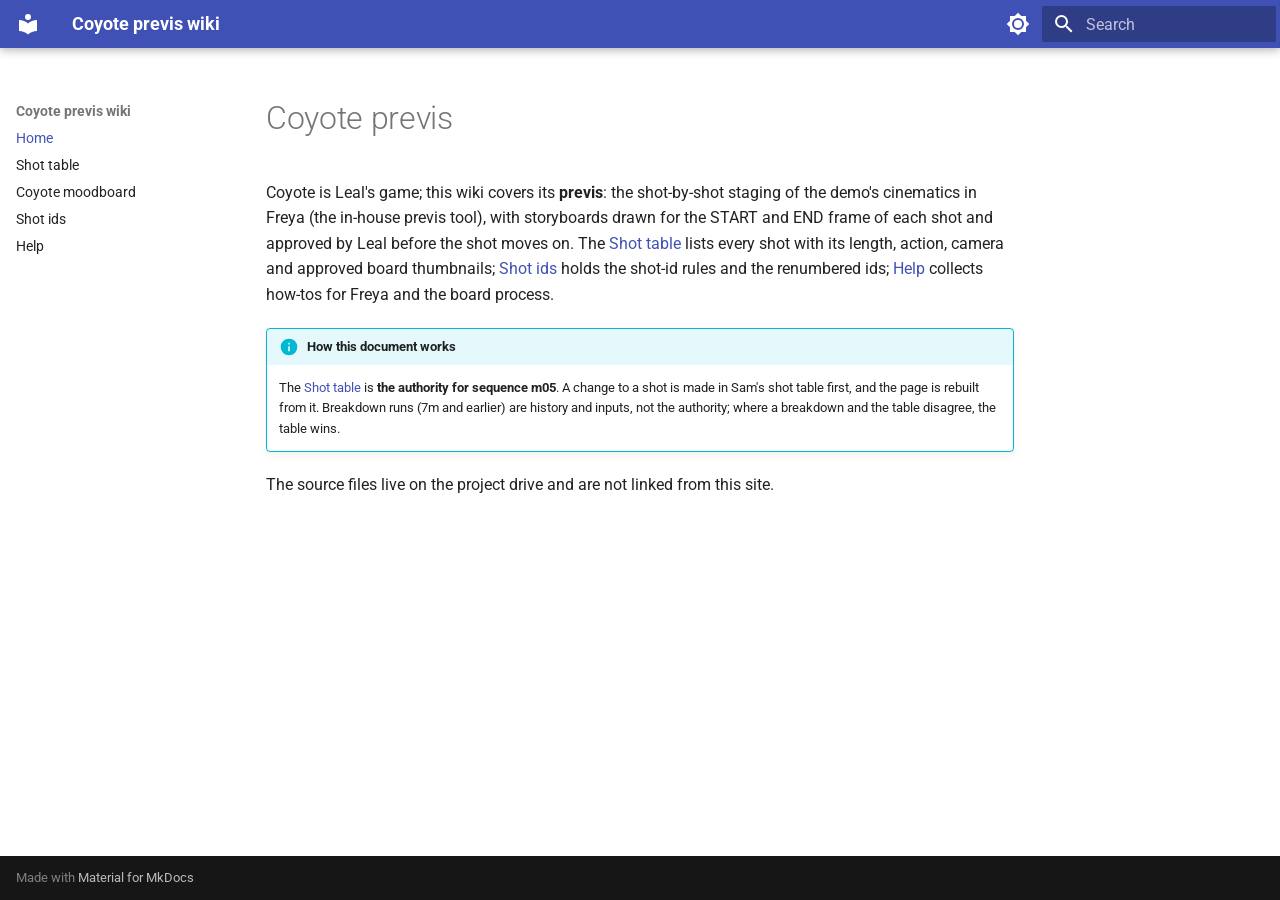
<file: index.html>
<!doctype html>
<html lang="en" class="no-js">
  <head>
    
      <meta charset="utf-8">
      <meta name="viewport" content="width=device-width,initial-scale=1">
      
        <meta name="description" content="Local project wiki for the Coyote previs (shot registry, approved boards, help).">
      
      
      
      
      
        <link rel="next" href="shot-table/">
      
      
        
      
      
      <link rel="icon" href="assets/images/favicon.png">
      <meta name="generator" content="mkdocs-1.6.1, mkdocs-material-9.7.7">
    
    
      
        <title>Coyote previs wiki</title>
      
    
    
      <link rel="stylesheet" href="assets/stylesheets/main.ec1eaa64.min.css">
      
        
        <link rel="stylesheet" href="assets/stylesheets/palette.ab4e12ef.min.css">
      
      


    
    
      
    
    
      
        
        
        <link rel="preconnect" href="https://fonts.gstatic.com" crossorigin>
        <link rel="stylesheet" href="https://fonts.googleapis.com/css?family=Roboto:300,300i,400,400i,700,700i%7CRoboto+Mono:400,400i,700,700i&display=fallback">
        <style>:root{--md-text-font:"Roboto";--md-code-font:"Roboto Mono"}</style>
      
    
    
      <link rel="stylesheet" href="assets/wiki.css">
    
    <script>__md_scope=new URL(".",location),__md_hash=e=>[...e].reduce(((e,_)=>(e<<5)-e+_.charCodeAt(0)),0),__md_get=(e,_=localStorage,t=__md_scope)=>JSON.parse(_.getItem(t.pathname+"."+e)),__md_set=(e,_,t=localStorage,a=__md_scope)=>{try{t.setItem(a.pathname+"."+e,JSON.stringify(_))}catch(e){}}</script>
    
      

    
    
  </head>
  
  
    
    
      
    
    
    
    
    <body dir="ltr" data-md-color-scheme="default" data-md-color-primary="indigo" data-md-color-accent="indigo">
  
    
    <input class="md-toggle" data-md-toggle="drawer" type="checkbox" id="__drawer" autocomplete="off">
    <input class="md-toggle" data-md-toggle="search" type="checkbox" id="__search" autocomplete="off">
    <label class="md-overlay" for="__drawer"></label>
    <div data-md-component="skip">
      
        
        <a href="#coyote-previs" class="md-skip">
          Skip to content
        </a>
      
    </div>
    <div data-md-component="announce">
      
    </div>
    
    
      

  

<header class="md-header md-header--shadow" data-md-component="header">
  <nav class="md-header__inner md-grid" aria-label="Header">
    <a href="." title="Coyote previs wiki" class="md-header__button md-logo" aria-label="Coyote previs wiki" data-md-component="logo">
      
  
  <svg xmlns="http://www.w3.org/2000/svg" viewBox="0 0 24 24"><path d="M12 8a3 3 0 0 0 3-3 3 3 0 0 0-3-3 3 3 0 0 0-3 3 3 3 0 0 0 3 3m0 3.54C9.64 9.35 6.5 8 3 8v11c3.5 0 6.64 1.35 9 3.54 2.36-2.19 5.5-3.54 9-3.54V8c-3.5 0-6.64 1.35-9 3.54"/></svg>

    </a>
    <label class="md-header__button md-icon" for="__drawer">
      
      <svg xmlns="http://www.w3.org/2000/svg" viewBox="0 0 24 24"><path d="M3 6h18v2H3zm0 5h18v2H3zm0 5h18v2H3z"/></svg>
    </label>
    <div class="md-header__title" data-md-component="header-title">
      <div class="md-header__ellipsis">
        <div class="md-header__topic">
          <span class="md-ellipsis">
            Coyote previs wiki
          </span>
        </div>
        <div class="md-header__topic" data-md-component="header-topic">
          <span class="md-ellipsis">
            
              Home
            
          </span>
        </div>
      </div>
    </div>
    
      
        <form class="md-header__option" data-md-component="palette">
  
    
    
    
    <input class="md-option" data-md-color-media="(prefers-color-scheme: light)" data-md-color-scheme="default" data-md-color-primary="indigo" data-md-color-accent="indigo"  aria-label="Switch to dark mode"  type="radio" name="__palette" id="__palette_0">
    
      <label class="md-header__button md-icon" title="Switch to dark mode" for="__palette_1" hidden>
        <svg xmlns="http://www.w3.org/2000/svg" viewBox="0 0 24 24"><path d="M12 8a4 4 0 0 0-4 4 4 4 0 0 0 4 4 4 4 0 0 0 4-4 4 4 0 0 0-4-4m0 10a6 6 0 0 1-6-6 6 6 0 0 1 6-6 6 6 0 0 1 6 6 6 6 0 0 1-6 6m8-9.31V4h-4.69L12 .69 8.69 4H4v4.69L.69 12 4 15.31V20h4.69L12 23.31 15.31 20H20v-4.69L23.31 12z"/></svg>
      </label>
    
  
    
    
    
    <input class="md-option" data-md-color-media="(prefers-color-scheme: dark)" data-md-color-scheme="slate" data-md-color-primary="indigo" data-md-color-accent="indigo"  aria-label="Switch to light mode"  type="radio" name="__palette" id="__palette_1">
    
      <label class="md-header__button md-icon" title="Switch to light mode" for="__palette_0" hidden>
        <svg xmlns="http://www.w3.org/2000/svg" viewBox="0 0 24 24"><path d="M12 18c-.89 0-1.74-.2-2.5-.55C11.56 16.5 13 14.42 13 12s-1.44-4.5-3.5-5.45C10.26 6.2 11.11 6 12 6a6 6 0 0 1 6 6 6 6 0 0 1-6 6m8-9.31V4h-4.69L12 .69 8.69 4H4v4.69L.69 12 4 15.31V20h4.69L12 23.31 15.31 20H20v-4.69L23.31 12z"/></svg>
      </label>
    
  
</form>
      
    
    
      <script>var palette=__md_get("__palette");if(palette&&palette.color){if("(prefers-color-scheme)"===palette.color.media){var media=matchMedia("(prefers-color-scheme: light)"),input=document.querySelector(media.matches?"[data-md-color-media='(prefers-color-scheme: light)']":"[data-md-color-media='(prefers-color-scheme: dark)']");palette.color.media=input.getAttribute("data-md-color-media"),palette.color.scheme=input.getAttribute("data-md-color-scheme"),palette.color.primary=input.getAttribute("data-md-color-primary"),palette.color.accent=input.getAttribute("data-md-color-accent")}for(var[key,value]of Object.entries(palette.color))document.body.setAttribute("data-md-color-"+key,value)}</script>
    
    
    
      
      
        <label class="md-header__button md-icon" for="__search">
          
          <svg xmlns="http://www.w3.org/2000/svg" viewBox="0 0 24 24"><path d="M9.5 3A6.5 6.5 0 0 1 16 9.5c0 1.61-.59 3.09-1.56 4.23l.27.27h.79l5 5-1.5 1.5-5-5v-.79l-.27-.27A6.52 6.52 0 0 1 9.5 16 6.5 6.5 0 0 1 3 9.5 6.5 6.5 0 0 1 9.5 3m0 2C7 5 5 7 5 9.5S7 14 9.5 14 14 12 14 9.5 12 5 9.5 5"/></svg>
        </label>
        <div class="md-search" data-md-component="search" role="dialog">
  <label class="md-search__overlay" for="__search"></label>
  <div class="md-search__inner" role="search">
    <form class="md-search__form" name="search">
      <input type="text" class="md-search__input" name="query" aria-label="Search" placeholder="Search" autocapitalize="off" autocorrect="off" autocomplete="off" spellcheck="false" data-md-component="search-query" required>
      <label class="md-search__icon md-icon" for="__search">
        
        <svg xmlns="http://www.w3.org/2000/svg" viewBox="0 0 24 24"><path d="M9.5 3A6.5 6.5 0 0 1 16 9.5c0 1.61-.59 3.09-1.56 4.23l.27.27h.79l5 5-1.5 1.5-5-5v-.79l-.27-.27A6.52 6.52 0 0 1 9.5 16 6.5 6.5 0 0 1 3 9.5 6.5 6.5 0 0 1 9.5 3m0 2C7 5 5 7 5 9.5S7 14 9.5 14 14 12 14 9.5 12 5 9.5 5"/></svg>
        
        <svg xmlns="http://www.w3.org/2000/svg" viewBox="0 0 24 24"><path d="M20 11v2H8l5.5 5.5-1.42 1.42L4.16 12l7.92-7.92L13.5 5.5 8 11z"/></svg>
      </label>
      <nav class="md-search__options" aria-label="Search">
        
        <button type="reset" class="md-search__icon md-icon" title="Clear" aria-label="Clear" tabindex="-1">
          
          <svg xmlns="http://www.w3.org/2000/svg" viewBox="0 0 24 24"><path d="M19 6.41 17.59 5 12 10.59 6.41 5 5 6.41 10.59 12 5 17.59 6.41 19 12 13.41 17.59 19 19 17.59 13.41 12z"/></svg>
        </button>
      </nav>
      
    </form>
    <div class="md-search__output">
      <div class="md-search__scrollwrap" tabindex="0" data-md-scrollfix>
        <div class="md-search-result" data-md-component="search-result">
          <div class="md-search-result__meta">
            Initializing search
          </div>
          <ol class="md-search-result__list" role="presentation"></ol>
        </div>
      </div>
    </div>
  </div>
</div>
      
    
    
  </nav>
  
</header>
    
    <div class="md-container" data-md-component="container">
      
      
        
          
        
      
      <main class="md-main" data-md-component="main">
        <div class="md-main__inner md-grid">
          
            
              
              <div class="md-sidebar md-sidebar--primary" data-md-component="sidebar" data-md-type="navigation" >
                <div class="md-sidebar__scrollwrap">
                  <div class="md-sidebar__inner">
                    



<nav class="md-nav md-nav--primary" aria-label="Navigation" data-md-level="0">
  <label class="md-nav__title" for="__drawer">
    <a href="." title="Coyote previs wiki" class="md-nav__button md-logo" aria-label="Coyote previs wiki" data-md-component="logo">
      
  
  <svg xmlns="http://www.w3.org/2000/svg" viewBox="0 0 24 24"><path d="M12 8a3 3 0 0 0 3-3 3 3 0 0 0-3-3 3 3 0 0 0-3 3 3 3 0 0 0 3 3m0 3.54C9.64 9.35 6.5 8 3 8v11c3.5 0 6.64 1.35 9 3.54 2.36-2.19 5.5-3.54 9-3.54V8c-3.5 0-6.64 1.35-9 3.54"/></svg>

    </a>
    Coyote previs wiki
  </label>
  
  <ul class="md-nav__list" data-md-scrollfix>
    
      
      
  
  
    
  
  
  
    <li class="md-nav__item md-nav__item--active">
      
      <input class="md-nav__toggle md-toggle" type="checkbox" id="__toc">
      
      
        
      
      
      <a href="." class="md-nav__link md-nav__link--active">
        
  
  
  <span class="md-ellipsis">
    
  
    Home
  

    
  </span>
  
  

      </a>
      
    </li>
  

    
      
      
  
  
  
  
    <li class="md-nav__item">
      <a href="shot-table/" class="md-nav__link">
        
  
  
  <span class="md-ellipsis">
    
  
    Shot table
  

    
  </span>
  
  

      </a>
    </li>
  

    
      
      
  
  
  
  
    <li class="md-nav__item">
      <a href="moodboard/" class="md-nav__link">
        
  
  
  <span class="md-ellipsis">
    
  
    Coyote moodboard
  

    
  </span>
  
  

      </a>
    </li>
  

    
      
      
  
  
  
  
    <li class="md-nav__item">
      <a href="shot-ids/" class="md-nav__link">
        
  
  
  <span class="md-ellipsis">
    
  
    Shot ids
  

    
  </span>
  
  

      </a>
    </li>
  

    
      
      
  
  
  
  
    <li class="md-nav__item">
      <a href="help/" class="md-nav__link">
        
  
  
  <span class="md-ellipsis">
    
  
    Help
  

    
  </span>
  
  

      </a>
    </li>
  

    
  </ul>
</nav>
                  </div>
                </div>
              </div>
            
            
              
              <div class="md-sidebar md-sidebar--secondary" data-md-component="sidebar" data-md-type="toc" >
                <div class="md-sidebar__scrollwrap">
                  <div class="md-sidebar__inner">
                    

<nav class="md-nav md-nav--secondary" aria-label="Table of contents">
  
  
  
    
  
  
</nav>
                  </div>
                </div>
              </div>
            
          
          
            <div class="md-content" data-md-component="content">
              
              <article class="md-content__inner md-typeset">
                
                  



<h1 id="coyote-previs">Coyote previs<a class="headerlink" href="#coyote-previs" title="Permanent link">&para;</a></h1>
<p>Coyote is Leal's game; this wiki covers its <strong>previs</strong>: the shot-by-shot staging of the demo's cinematics in Freya (the in-house previs tool), with storyboards drawn for the START and END frame of each shot and approved by Leal before the shot moves on. The <a href="shot-table/">Shot table</a> lists every shot with its length, action, camera and approved board thumbnails; <a href="shot-ids/">Shot ids</a> holds the shot-id rules and the renumbered ids; <a href="help/">Help</a> collects how-tos for Freya and the board process.</p>
<div class="admonition info">
<p class="admonition-title">How this document works</p>
<p>The <a href="shot-table/">Shot table</a> is <strong>the authority for sequence m05</strong>. A change to a shot is made in Sam's shot
table first, and the page is rebuilt from it. Breakdown runs (7m and earlier) are history and inputs, not the
authority; where a breakdown and the table disagree, the table wins.</p>
</div>
<p>The source files live on the project drive and are not linked from this site.</p>












                
              </article>
            </div>
          
          
<script>var target=document.getElementById(location.hash.slice(1));target&&target.name&&(target.checked=target.name.startsWith("__tabbed_"))</script>
        </div>
        
          <button type="button" class="md-top md-icon" data-md-component="top" hidden>
  
  <svg xmlns="http://www.w3.org/2000/svg" viewBox="0 0 24 24"><path d="M13 20h-2V8l-5.5 5.5-1.42-1.42L12 4.16l7.92 7.92-1.42 1.42L13 8z"/></svg>
  Back to top
</button>
        
      </main>
      
        <footer class="md-footer">
  
  <div class="md-footer-meta md-typeset">
    <div class="md-footer-meta__inner md-grid">
      <div class="md-copyright">
  
  
    Made with
    <a href="https://squidfunk.github.io/mkdocs-material/" target="_blank" rel="noopener">
      Material for MkDocs
    </a>
  
</div>
      
    </div>
  </div>
</footer>
      
    </div>
    <div class="md-dialog" data-md-component="dialog">
      <div class="md-dialog__inner md-typeset"></div>
    </div>
    
    
    
      
      
      <script id="__config" type="application/json">{"annotate": null, "base": ".", "features": ["navigation.sections", "navigation.top", "toc.follow", "search.highlight"], "search": "assets/javascripts/workers/search.2c215733.min.js", "tags": null, "translations": {"clipboard.copied": "Copied to clipboard", "clipboard.copy": "Copy to clipboard", "search.result.more.one": "1 more on this page", "search.result.more.other": "# more on this page", "search.result.none": "No matching documents", "search.result.one": "1 matching document", "search.result.other": "# matching documents", "search.result.placeholder": "Type to start searching", "search.result.term.missing": "Missing", "select.version": "Select version"}, "version": null}</script>
    
    
      <script src="assets/javascripts/bundle.d7400e89.min.js"></script>
      
    
  </body>
</html>
</file>
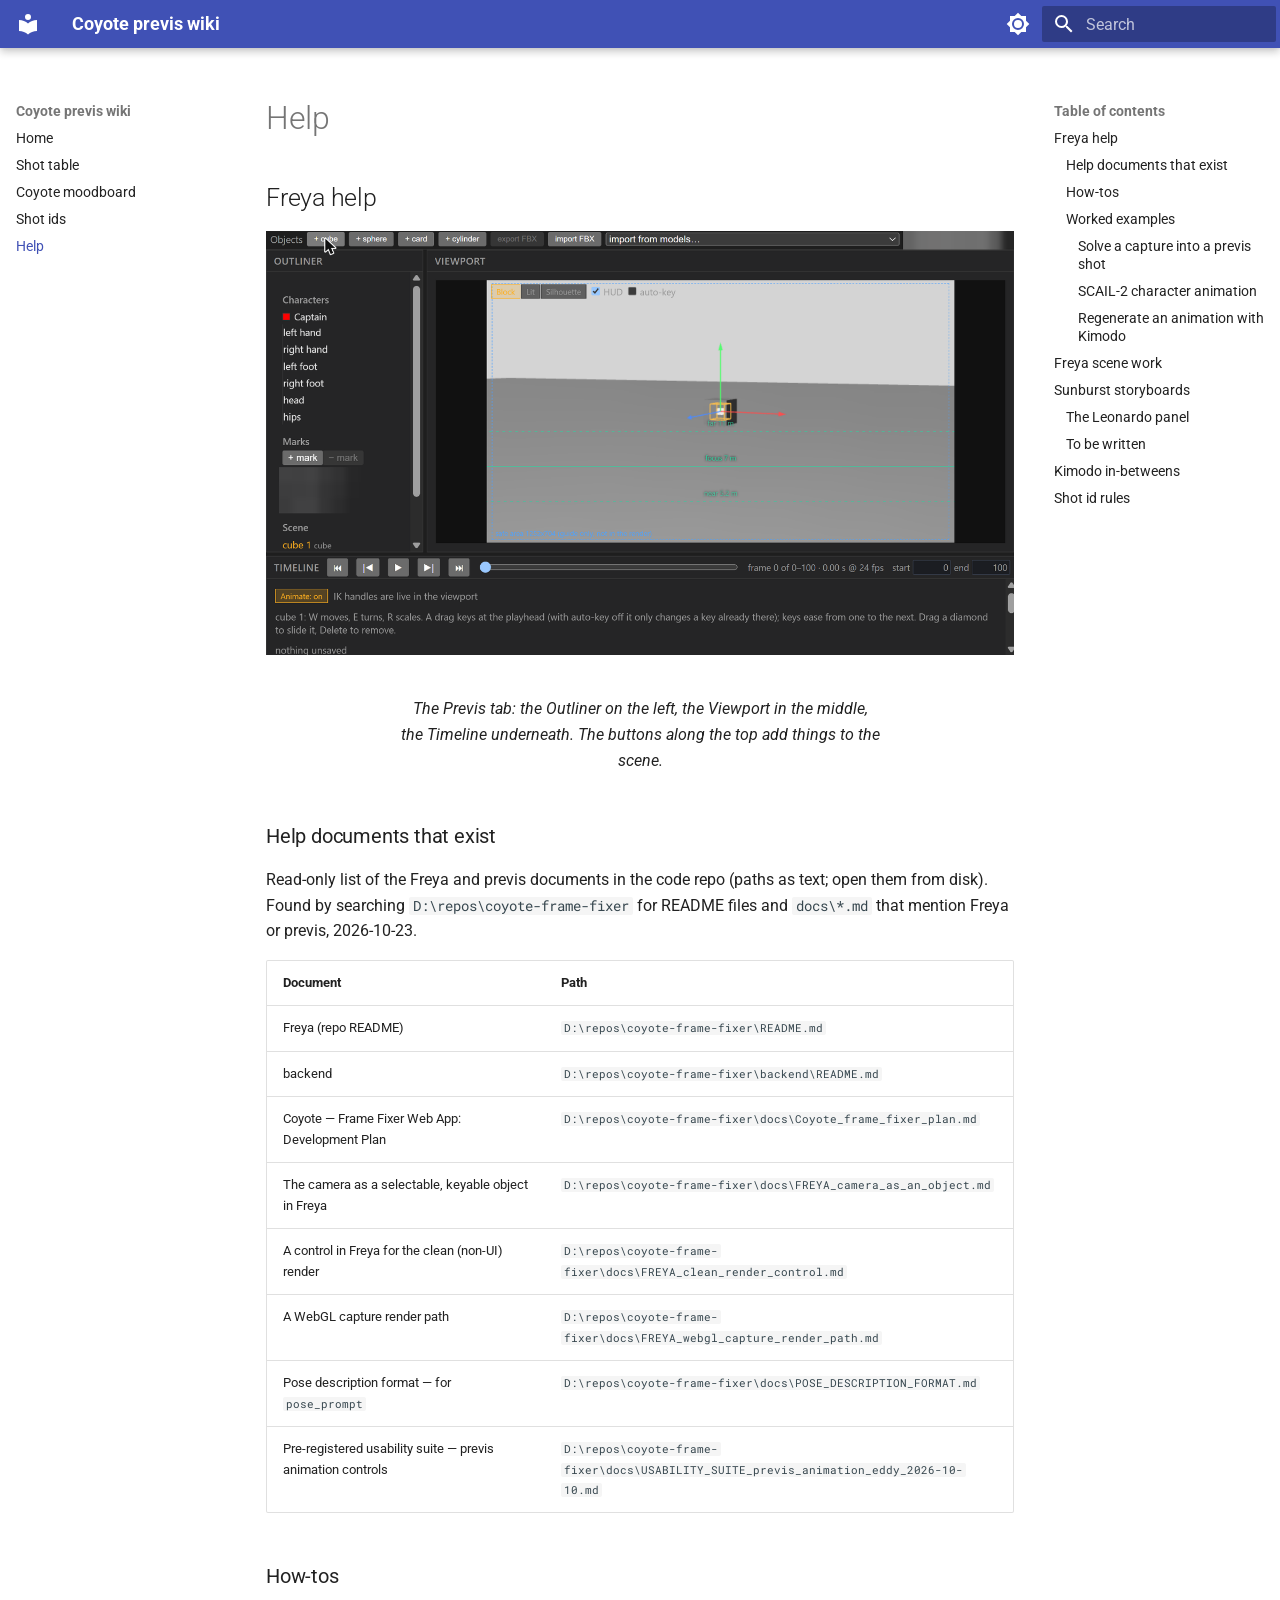
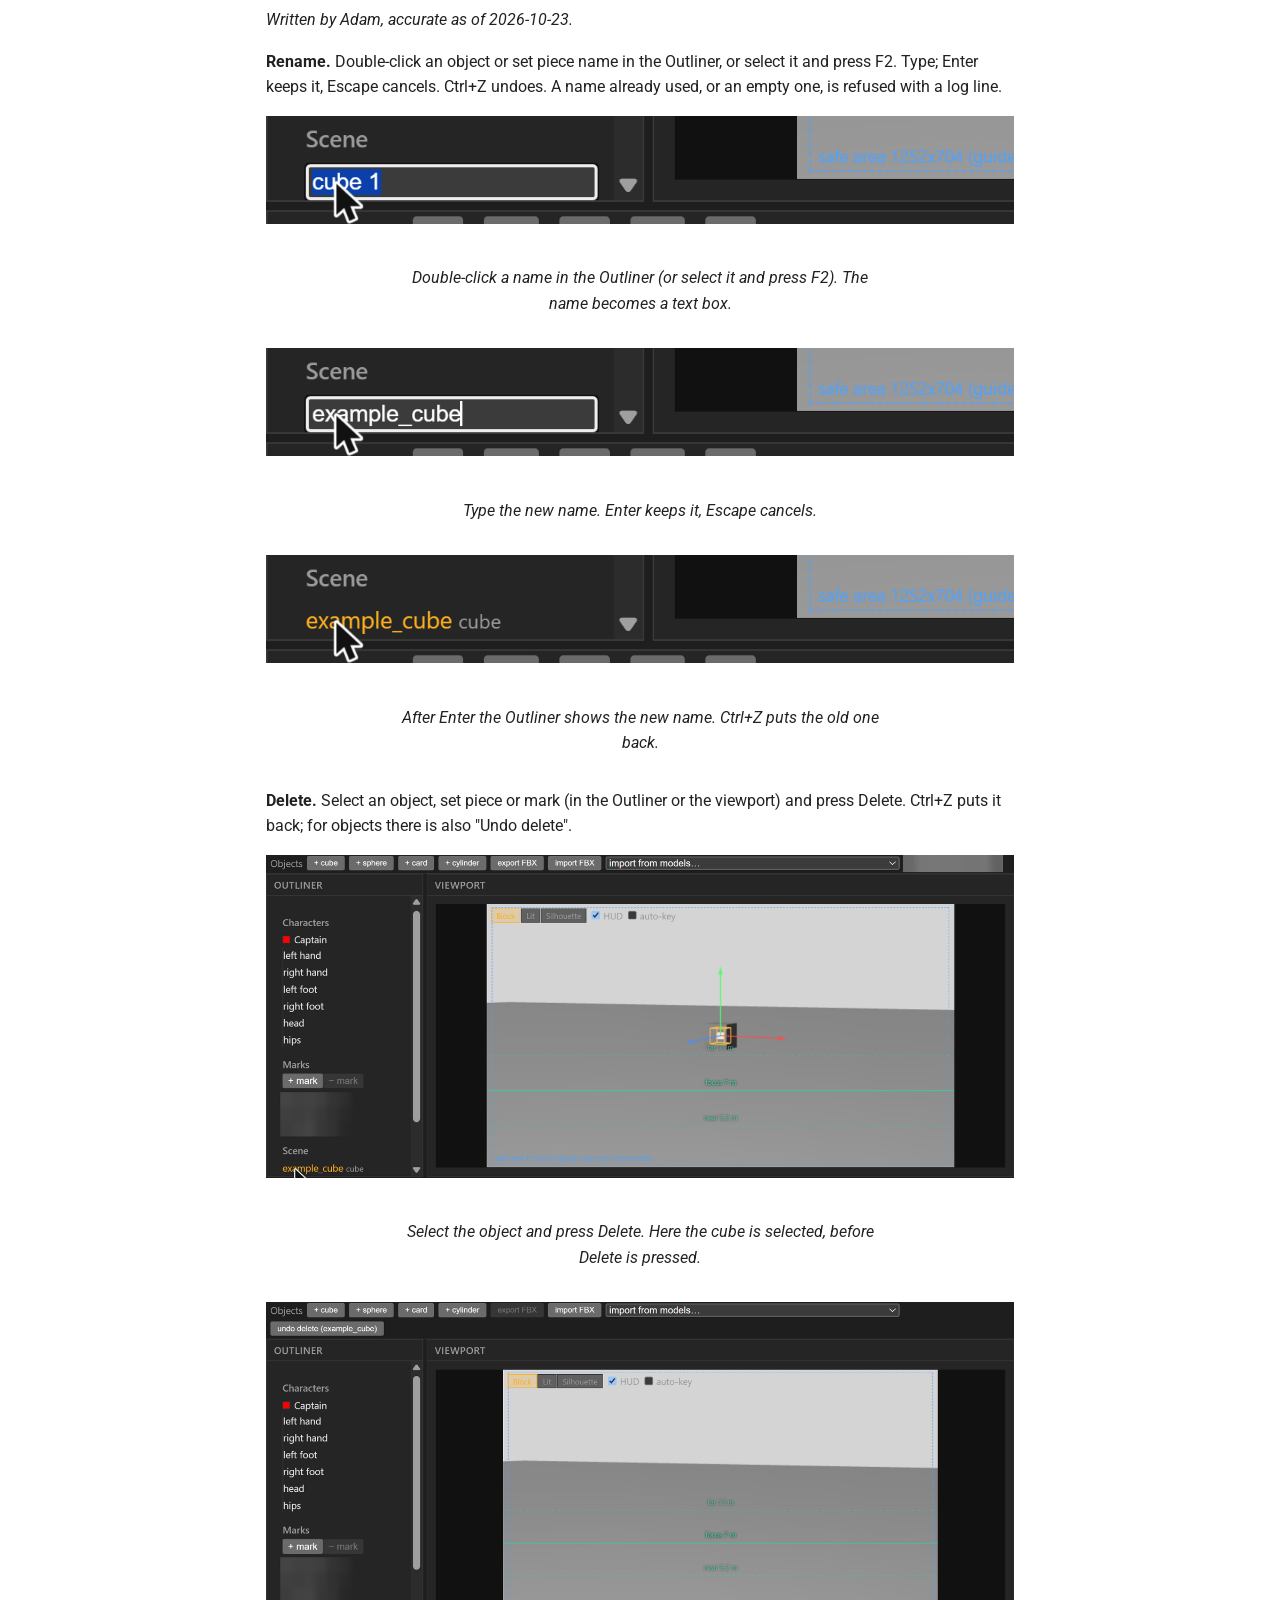
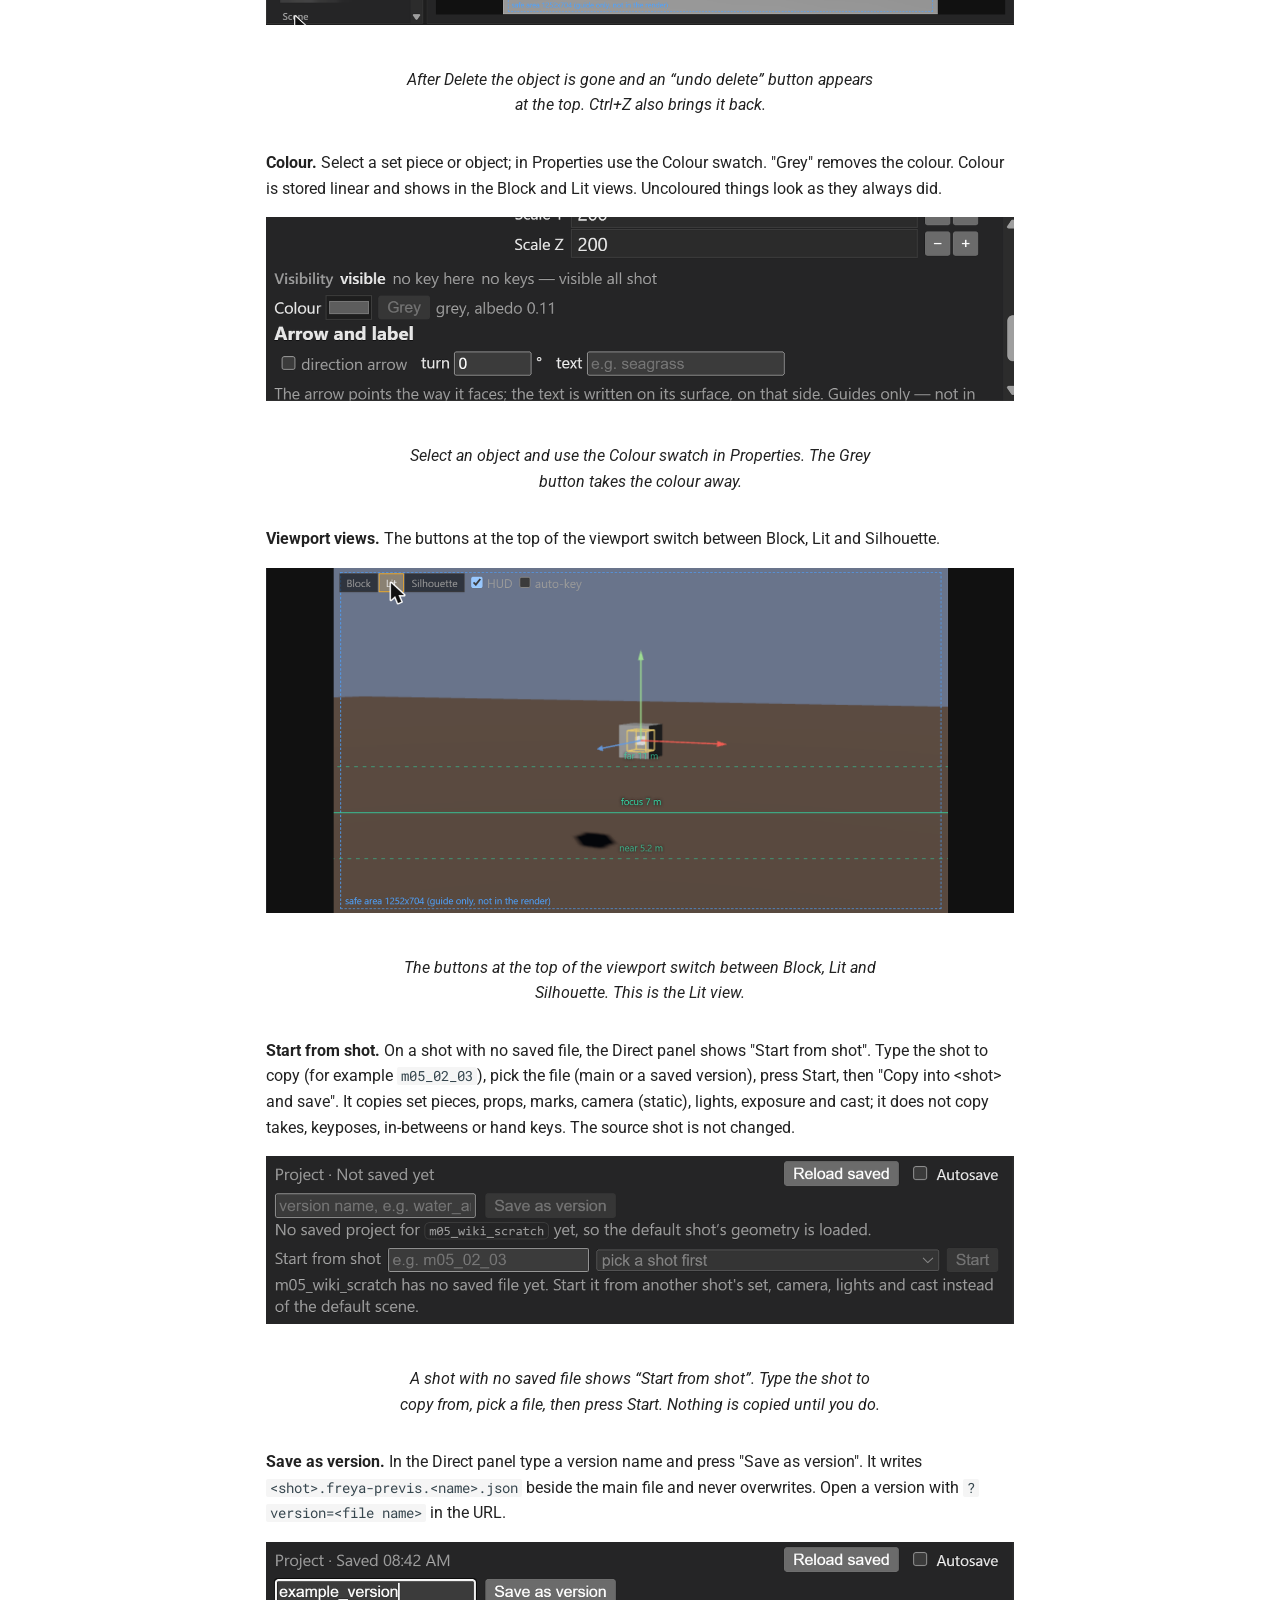
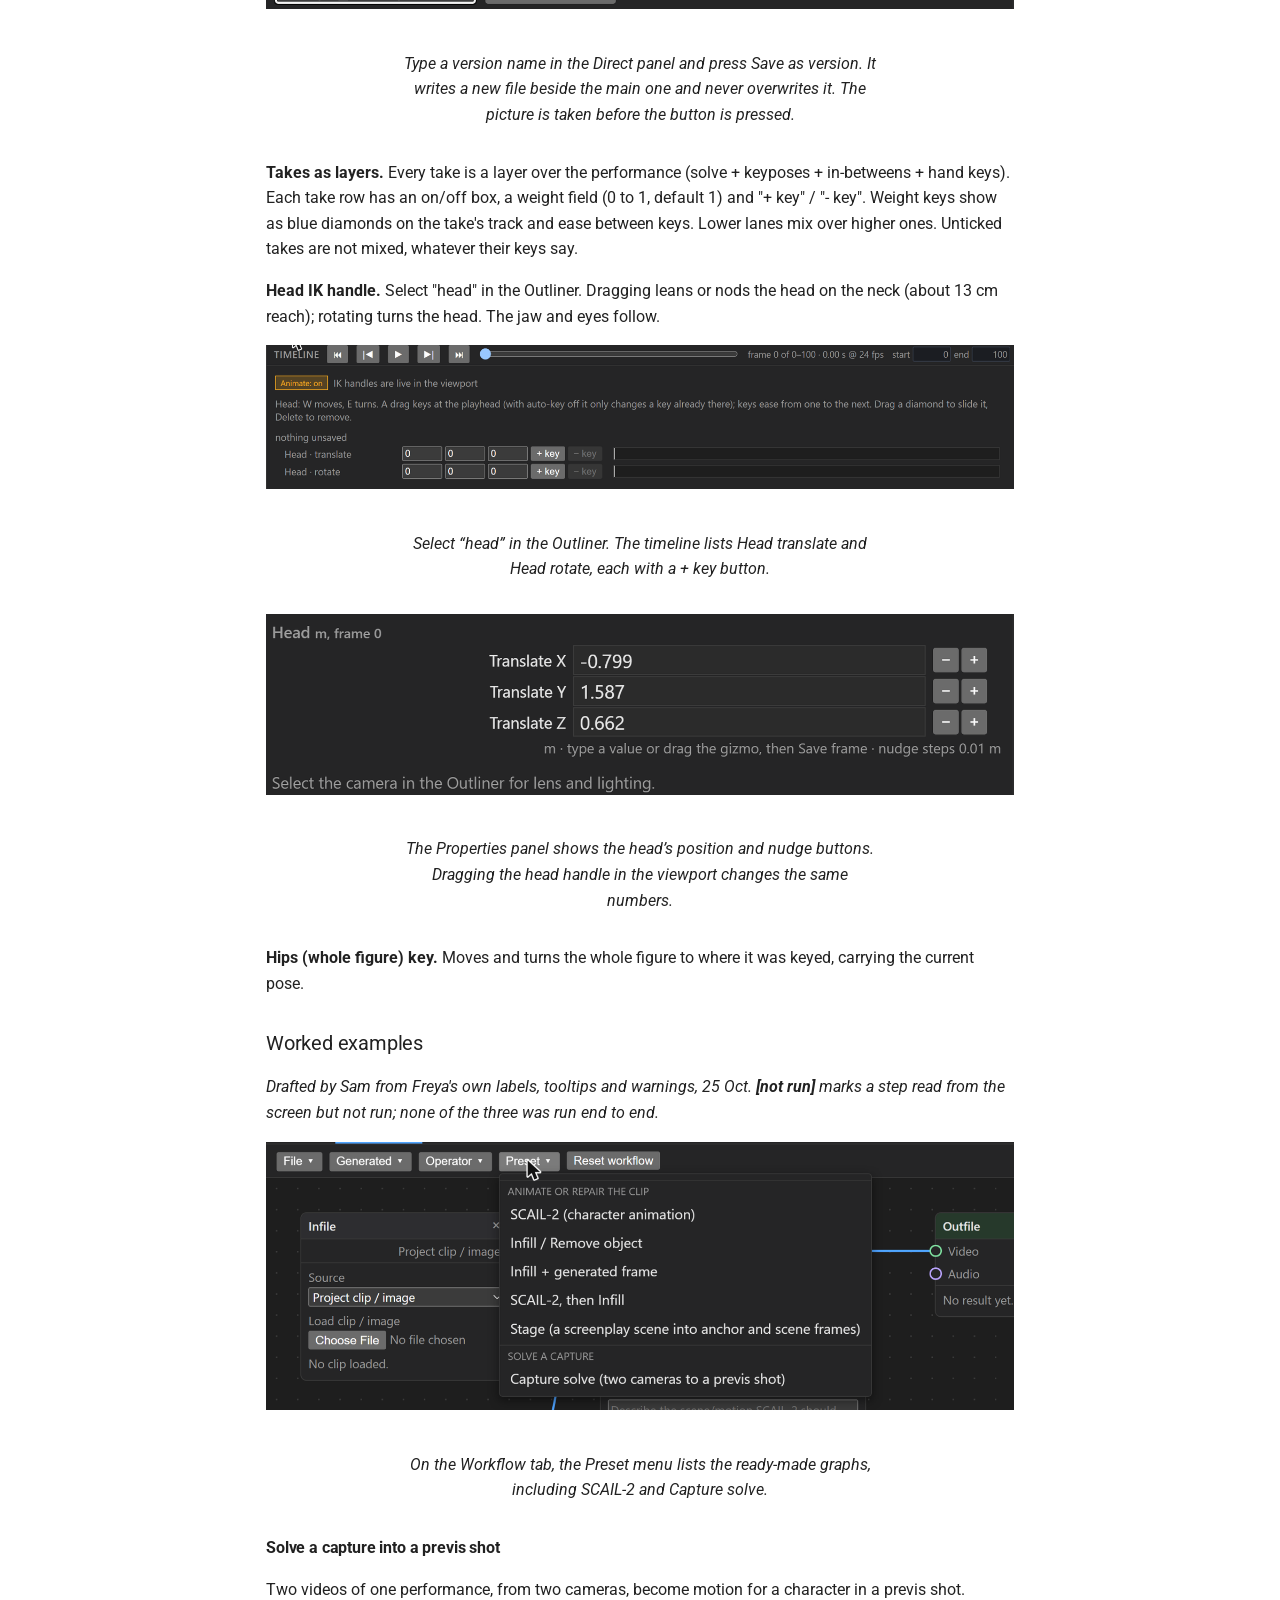
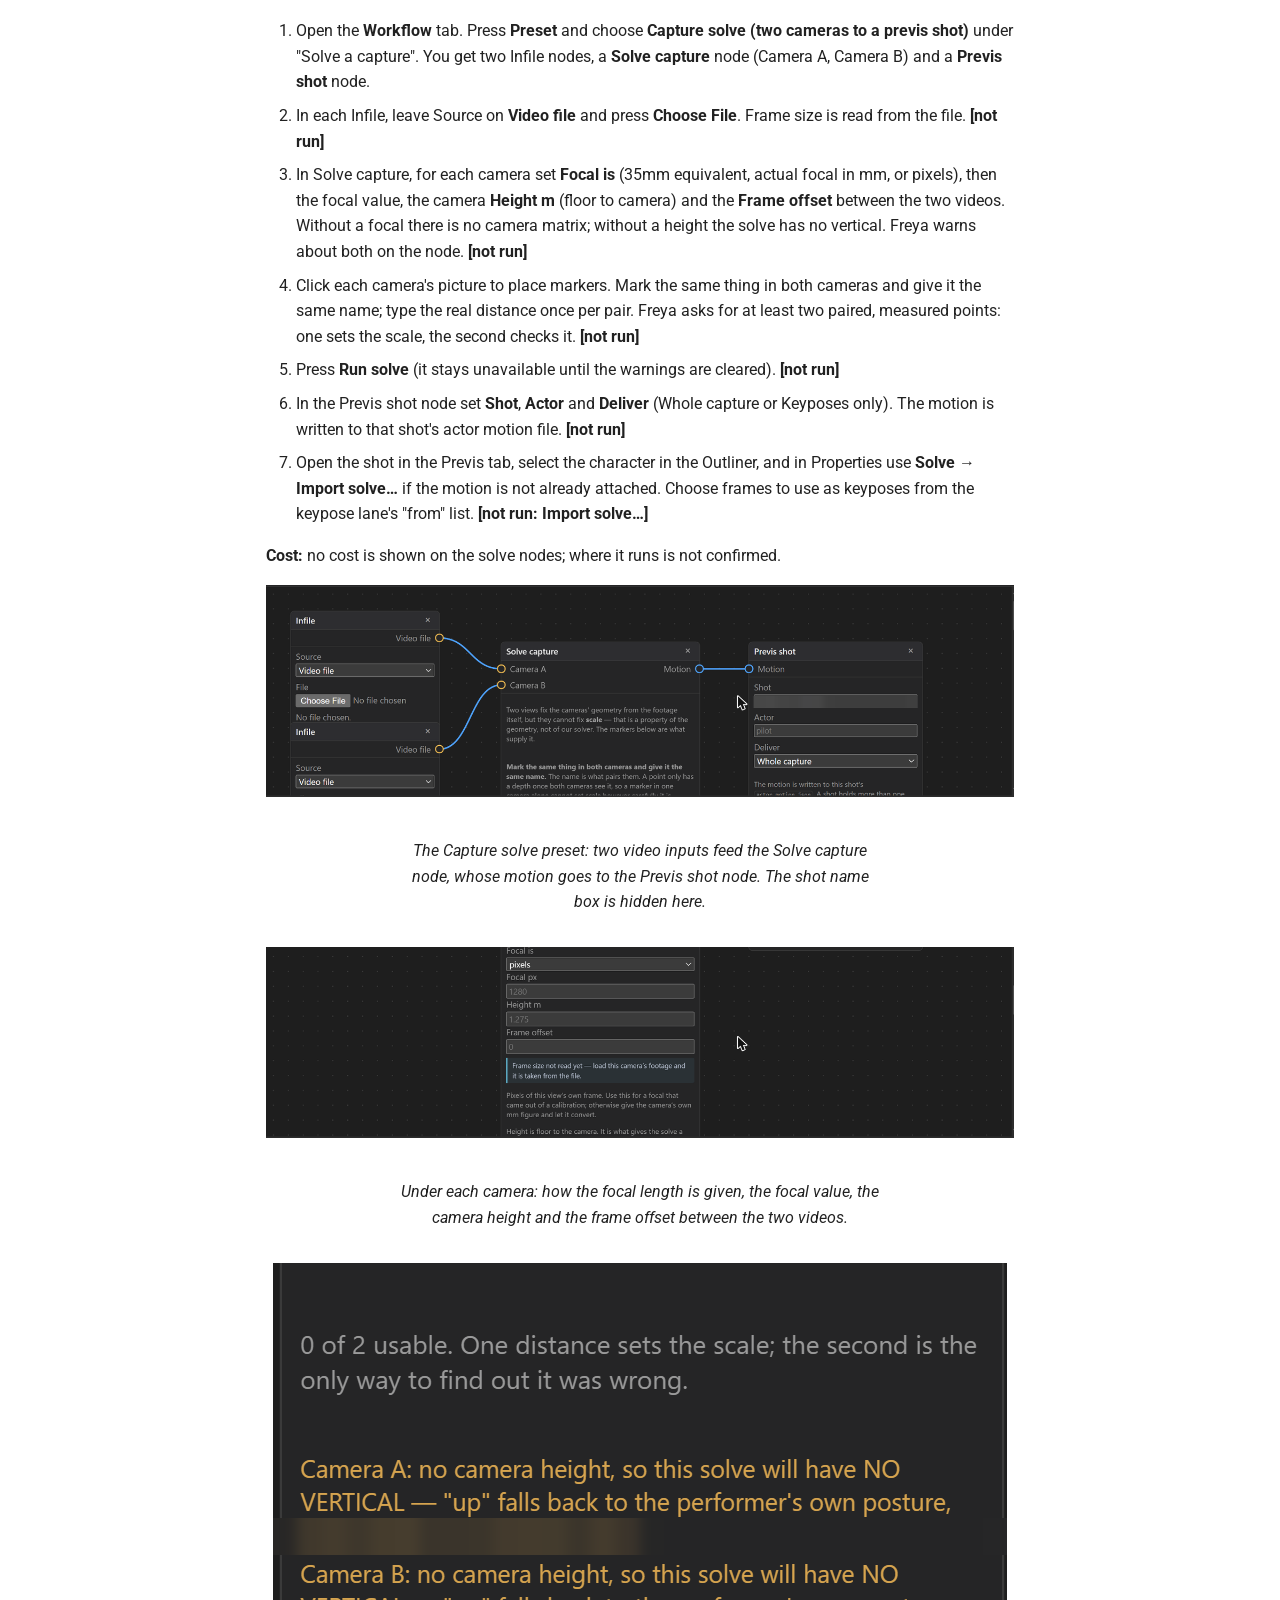
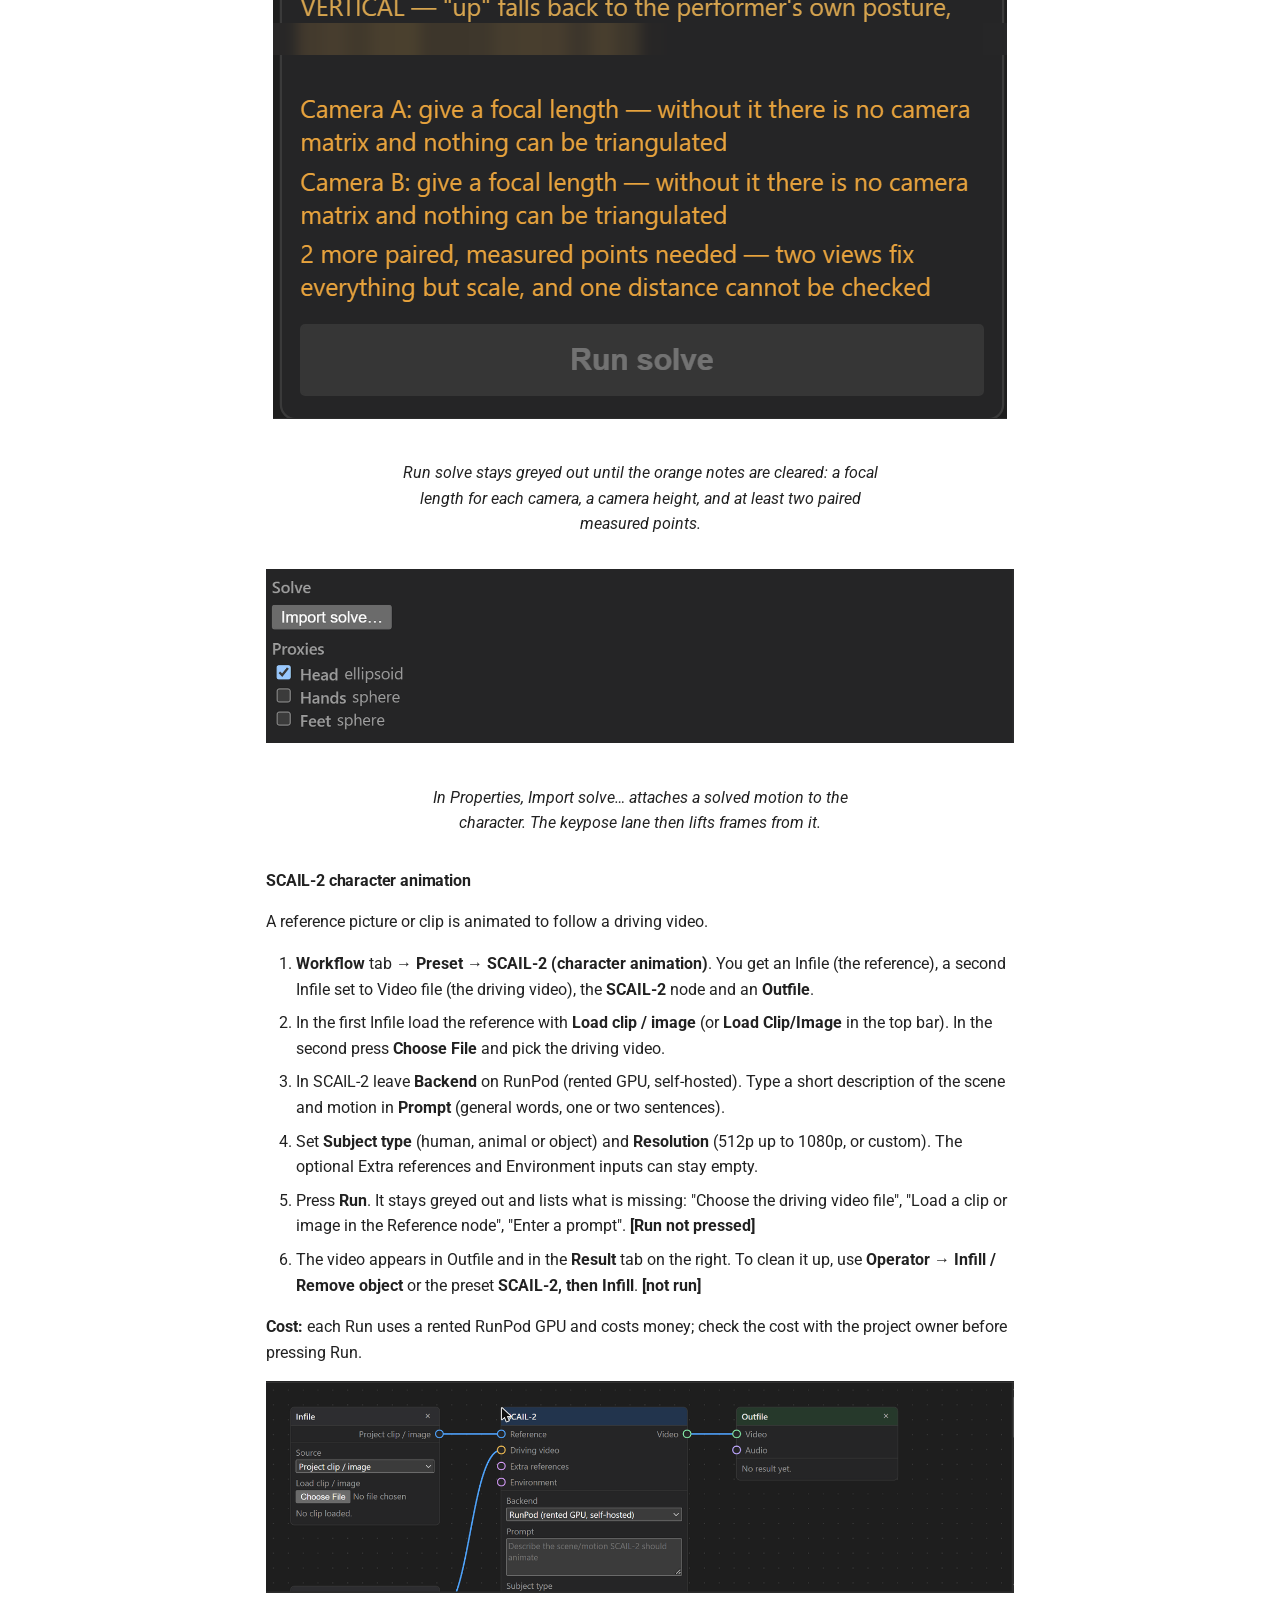
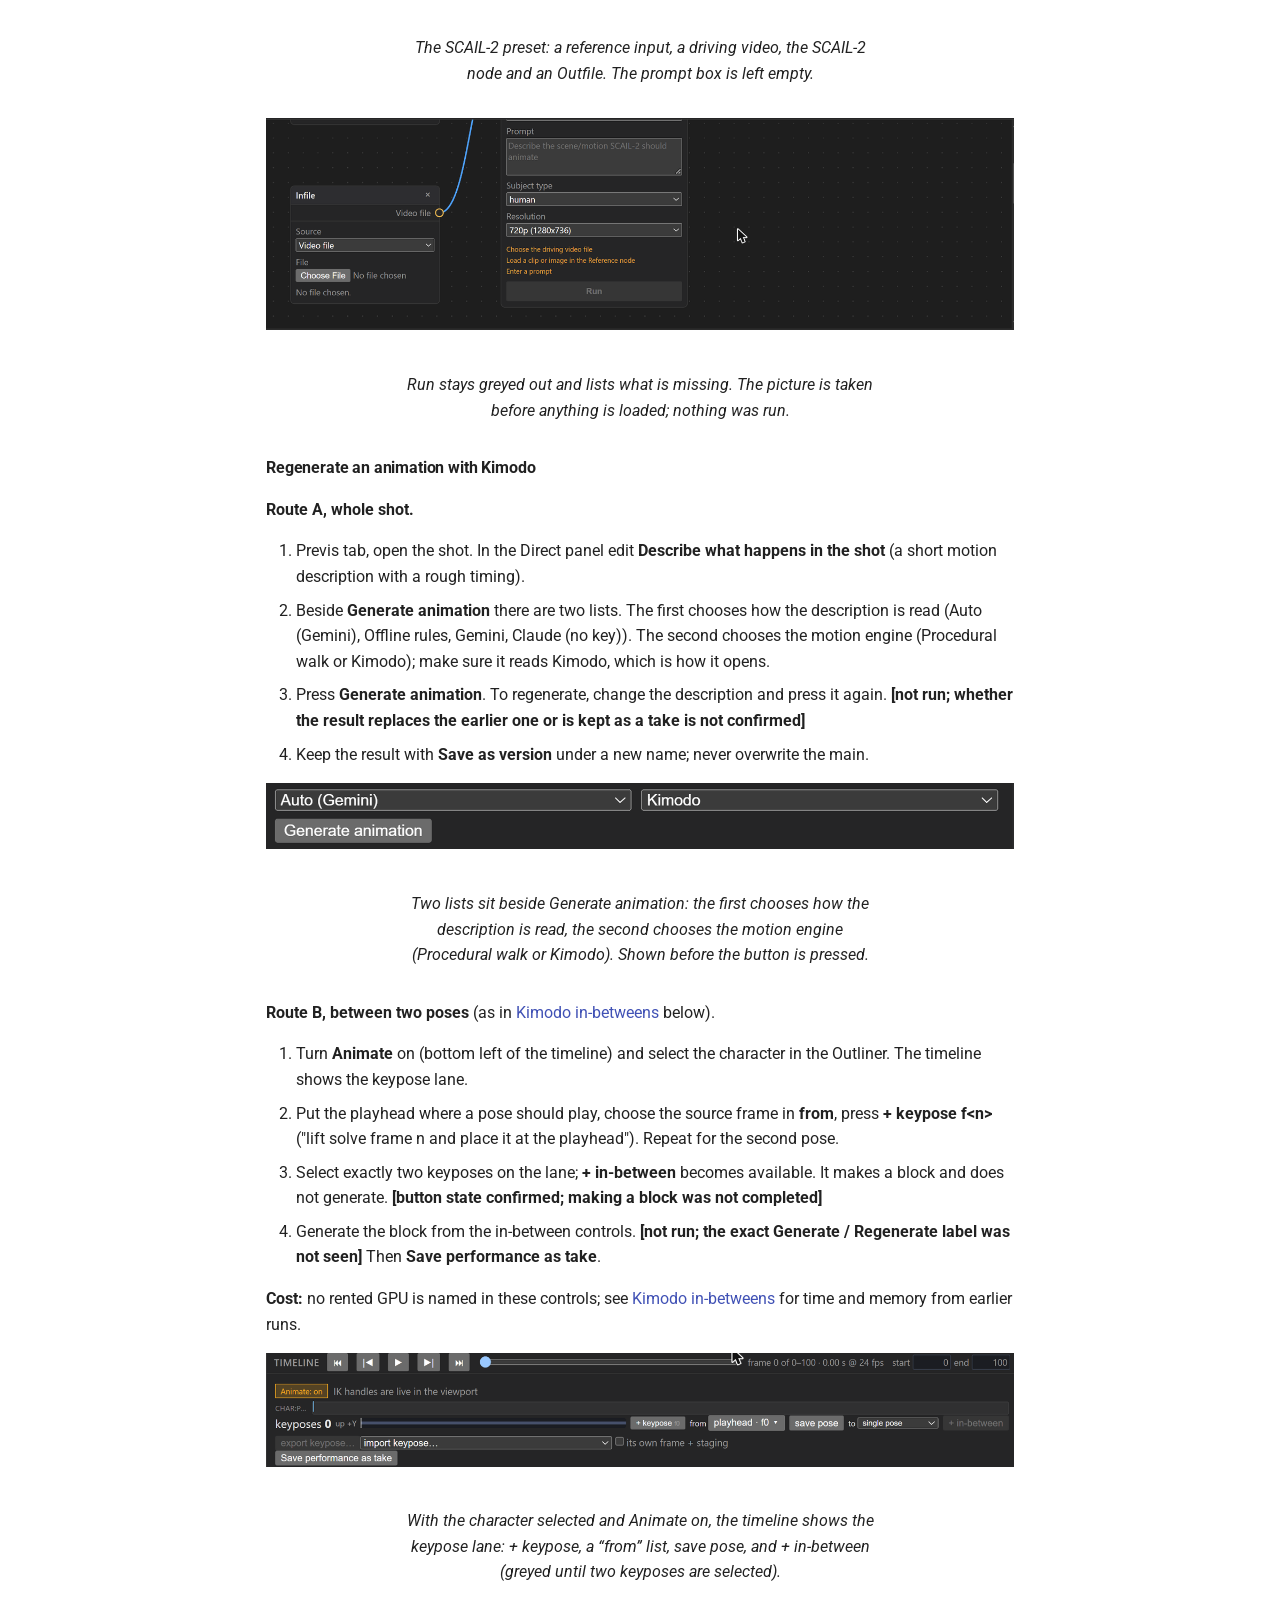
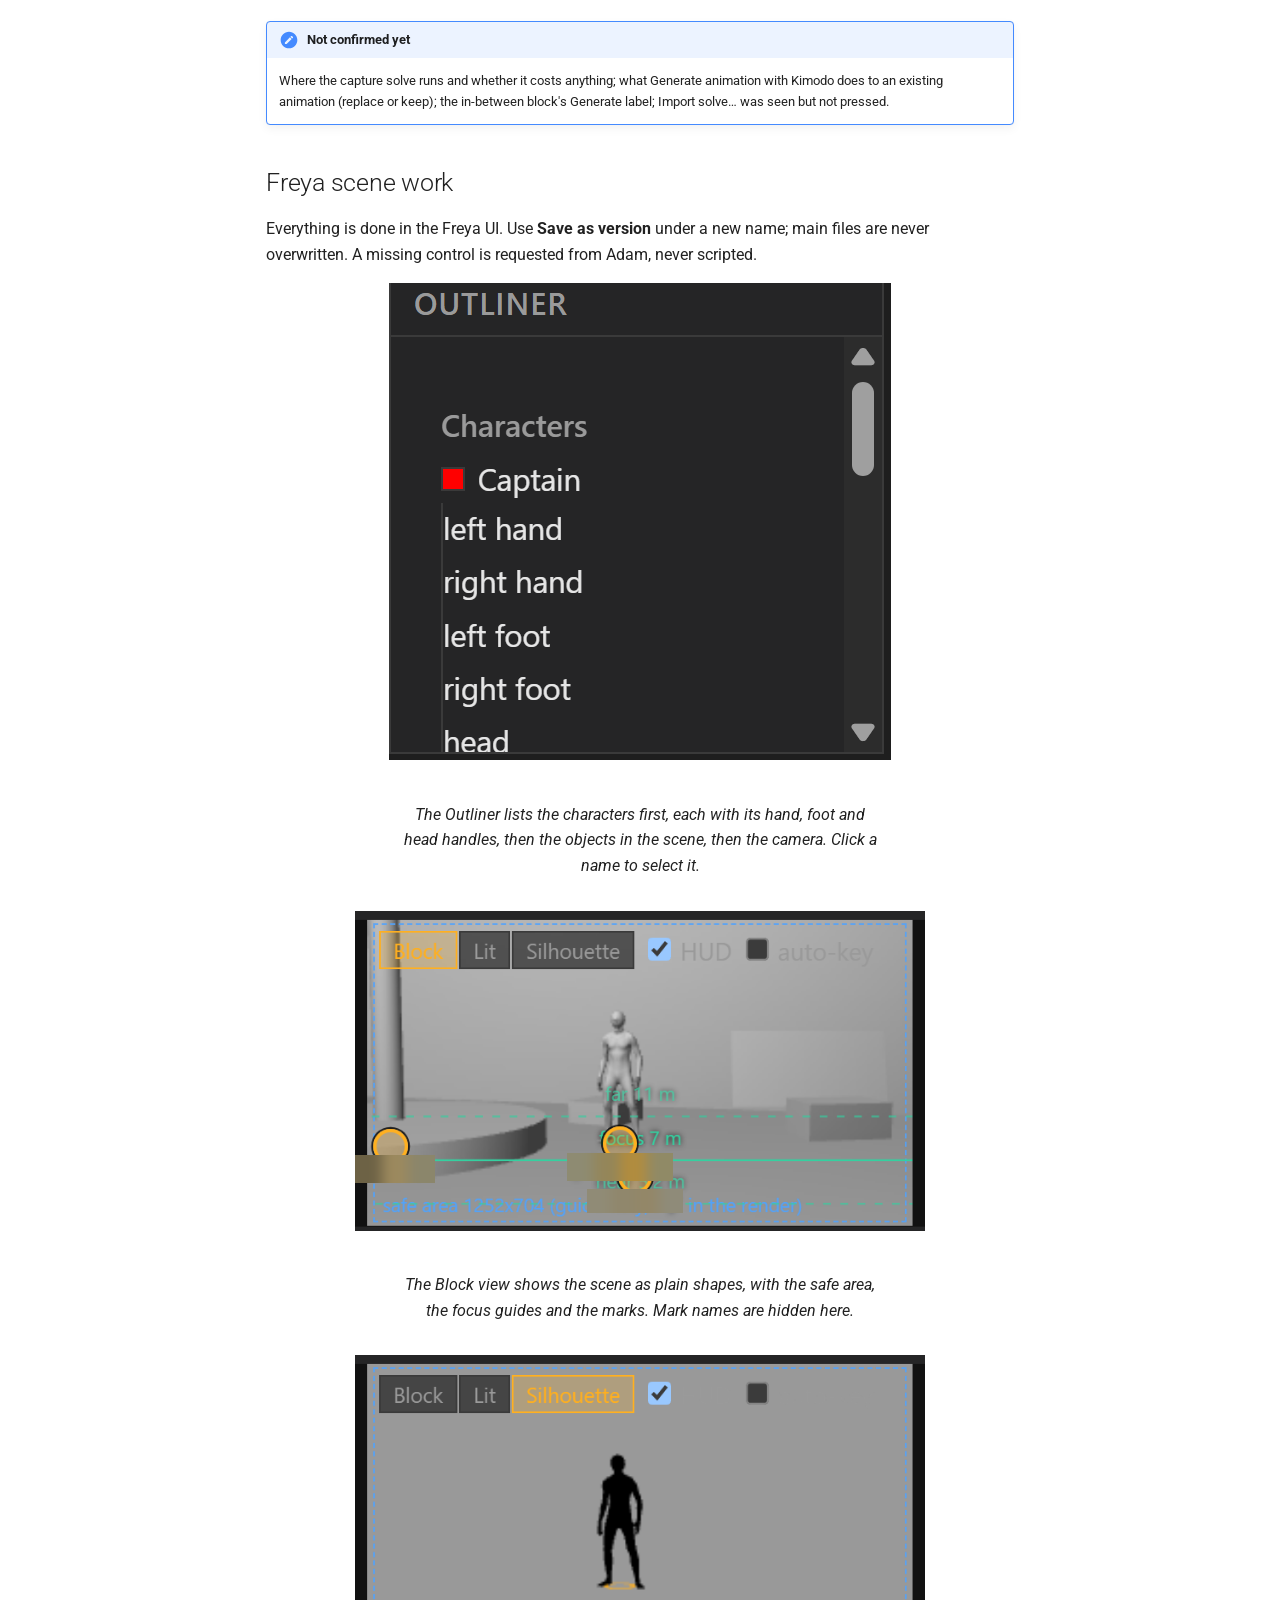
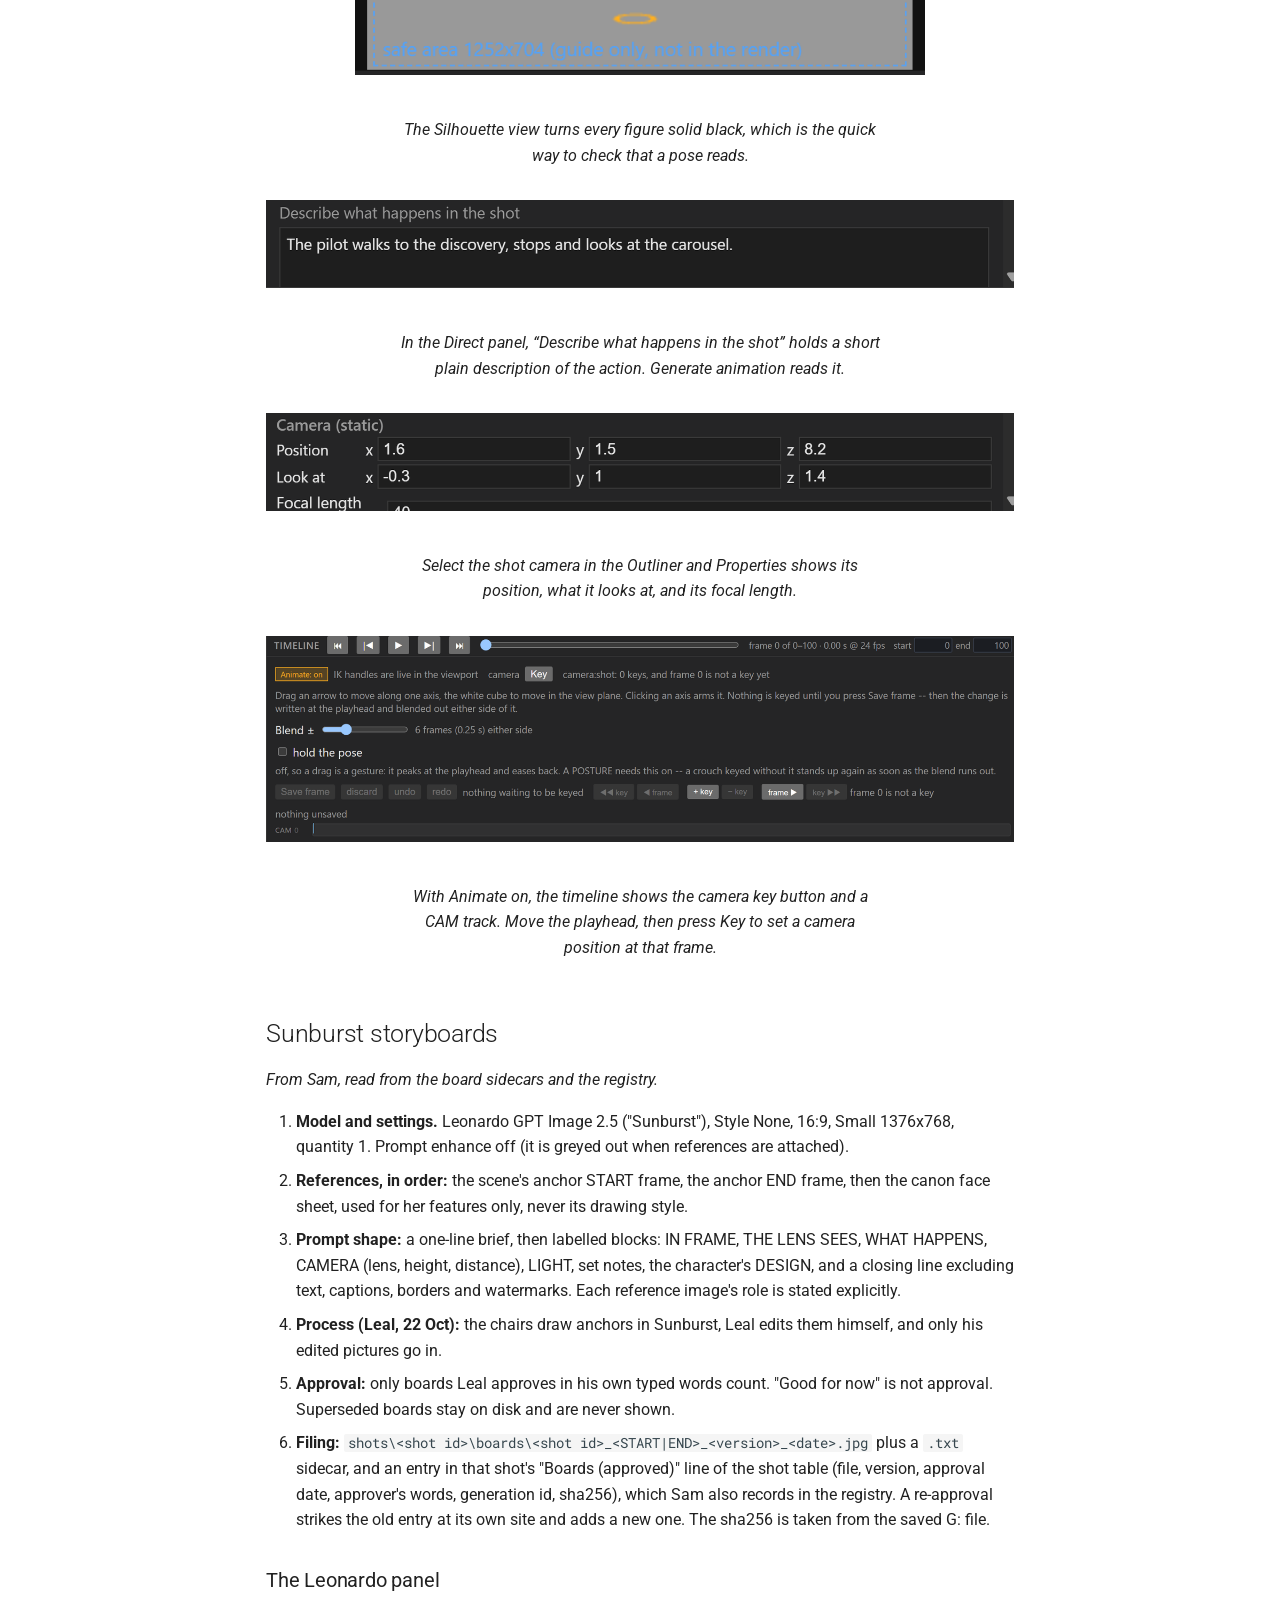
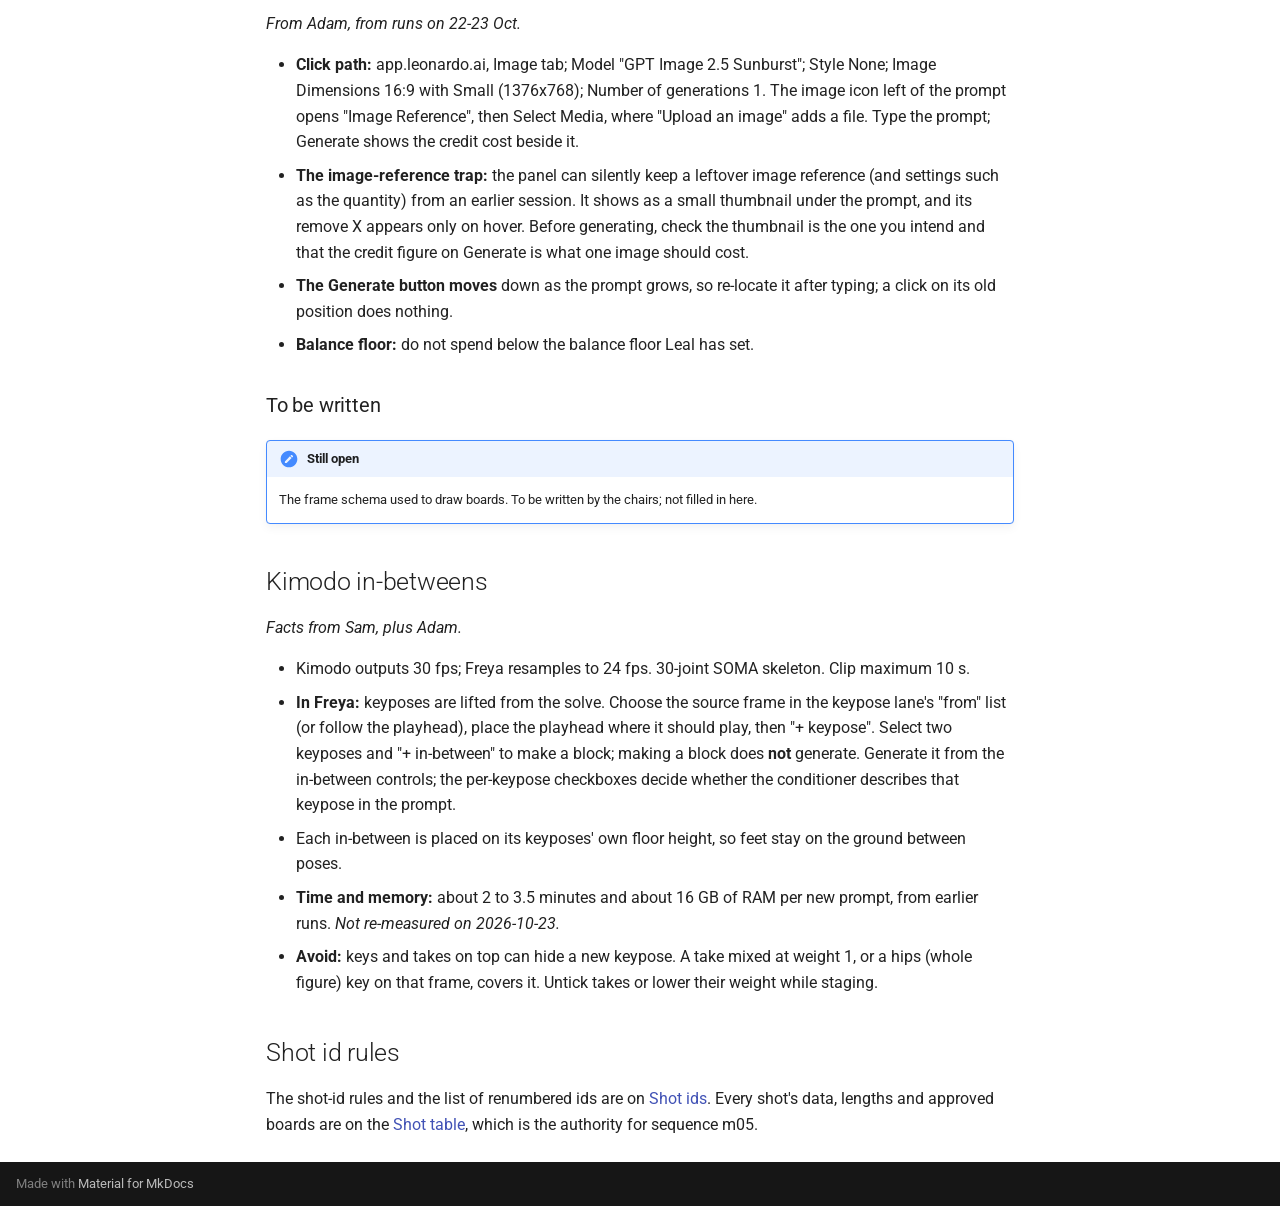
<file: help/index.html>
<!doctype html>
<html lang="en" class="no-js">
  <head>
    
      <meta charset="utf-8">
      <meta name="viewport" content="width=device-width,initial-scale=1">
      
        <meta name="description" content="Local project wiki for the Coyote previs (shot registry, approved boards, help).">
      
      
      
      
        <link rel="prev" href="../shot-ids/">
      
      
      
        
      
      
      <link rel="icon" href="../assets/images/favicon.png">
      <meta name="generator" content="mkdocs-1.6.1, mkdocs-material-9.7.7">
    
    
      
        <title>Help - Coyote previs wiki</title>
      
    
    
      <link rel="stylesheet" href="../assets/stylesheets/main.ec1eaa64.min.css">
      
        
        <link rel="stylesheet" href="../assets/stylesheets/palette.ab4e12ef.min.css">
      
      


    
    
      
    
    
      
        
        
        <link rel="preconnect" href="https://fonts.gstatic.com" crossorigin>
        <link rel="stylesheet" href="https://fonts.googleapis.com/css?family=Roboto:300,300i,400,400i,700,700i%7CRoboto+Mono:400,400i,700,700i&display=fallback">
        <style>:root{--md-text-font:"Roboto";--md-code-font:"Roboto Mono"}</style>
      
    
    
      <link rel="stylesheet" href="../assets/wiki.css">
    
    <script>__md_scope=new URL("..",location),__md_hash=e=>[...e].reduce(((e,_)=>(e<<5)-e+_.charCodeAt(0)),0),__md_get=(e,_=localStorage,t=__md_scope)=>JSON.parse(_.getItem(t.pathname+"."+e)),__md_set=(e,_,t=localStorage,a=__md_scope)=>{try{t.setItem(a.pathname+"."+e,JSON.stringify(_))}catch(e){}}</script>
    
      

    
    
  </head>
  
  
    
    
      
    
    
    
    
    <body dir="ltr" data-md-color-scheme="default" data-md-color-primary="indigo" data-md-color-accent="indigo">
  
    
    <input class="md-toggle" data-md-toggle="drawer" type="checkbox" id="__drawer" autocomplete="off">
    <input class="md-toggle" data-md-toggle="search" type="checkbox" id="__search" autocomplete="off">
    <label class="md-overlay" for="__drawer"></label>
    <div data-md-component="skip">
      
        
        <a href="#help" class="md-skip">
          Skip to content
        </a>
      
    </div>
    <div data-md-component="announce">
      
    </div>
    
    
      

  

<header class="md-header md-header--shadow" data-md-component="header">
  <nav class="md-header__inner md-grid" aria-label="Header">
    <a href=".." title="Coyote previs wiki" class="md-header__button md-logo" aria-label="Coyote previs wiki" data-md-component="logo">
      
  
  <svg xmlns="http://www.w3.org/2000/svg" viewBox="0 0 24 24"><path d="M12 8a3 3 0 0 0 3-3 3 3 0 0 0-3-3 3 3 0 0 0-3 3 3 3 0 0 0 3 3m0 3.54C9.64 9.35 6.5 8 3 8v11c3.5 0 6.64 1.35 9 3.54 2.36-2.19 5.5-3.54 9-3.54V8c-3.5 0-6.64 1.35-9 3.54"/></svg>

    </a>
    <label class="md-header__button md-icon" for="__drawer">
      
      <svg xmlns="http://www.w3.org/2000/svg" viewBox="0 0 24 24"><path d="M3 6h18v2H3zm0 5h18v2H3zm0 5h18v2H3z"/></svg>
    </label>
    <div class="md-header__title" data-md-component="header-title">
      <div class="md-header__ellipsis">
        <div class="md-header__topic">
          <span class="md-ellipsis">
            Coyote previs wiki
          </span>
        </div>
        <div class="md-header__topic" data-md-component="header-topic">
          <span class="md-ellipsis">
            
              Help
            
          </span>
        </div>
      </div>
    </div>
    
      
        <form class="md-header__option" data-md-component="palette">
  
    
    
    
    <input class="md-option" data-md-color-media="(prefers-color-scheme: light)" data-md-color-scheme="default" data-md-color-primary="indigo" data-md-color-accent="indigo"  aria-label="Switch to dark mode"  type="radio" name="__palette" id="__palette_0">
    
      <label class="md-header__button md-icon" title="Switch to dark mode" for="__palette_1" hidden>
        <svg xmlns="http://www.w3.org/2000/svg" viewBox="0 0 24 24"><path d="M12 8a4 4 0 0 0-4 4 4 4 0 0 0 4 4 4 4 0 0 0 4-4 4 4 0 0 0-4-4m0 10a6 6 0 0 1-6-6 6 6 0 0 1 6-6 6 6 0 0 1 6 6 6 6 0 0 1-6 6m8-9.31V4h-4.69L12 .69 8.69 4H4v4.69L.69 12 4 15.31V20h4.69L12 23.31 15.31 20H20v-4.69L23.31 12z"/></svg>
      </label>
    
  
    
    
    
    <input class="md-option" data-md-color-media="(prefers-color-scheme: dark)" data-md-color-scheme="slate" data-md-color-primary="indigo" data-md-color-accent="indigo"  aria-label="Switch to light mode"  type="radio" name="__palette" id="__palette_1">
    
      <label class="md-header__button md-icon" title="Switch to light mode" for="__palette_0" hidden>
        <svg xmlns="http://www.w3.org/2000/svg" viewBox="0 0 24 24"><path d="M12 18c-.89 0-1.74-.2-2.5-.55C11.56 16.5 13 14.42 13 12s-1.44-4.5-3.5-5.45C10.26 6.2 11.11 6 12 6a6 6 0 0 1 6 6 6 6 0 0 1-6 6m8-9.31V4h-4.69L12 .69 8.69 4H4v4.69L.69 12 4 15.31V20h4.69L12 23.31 15.31 20H20v-4.69L23.31 12z"/></svg>
      </label>
    
  
</form>
      
    
    
      <script>var palette=__md_get("__palette");if(palette&&palette.color){if("(prefers-color-scheme)"===palette.color.media){var media=matchMedia("(prefers-color-scheme: light)"),input=document.querySelector(media.matches?"[data-md-color-media='(prefers-color-scheme: light)']":"[data-md-color-media='(prefers-color-scheme: dark)']");palette.color.media=input.getAttribute("data-md-color-media"),palette.color.scheme=input.getAttribute("data-md-color-scheme"),palette.color.primary=input.getAttribute("data-md-color-primary"),palette.color.accent=input.getAttribute("data-md-color-accent")}for(var[key,value]of Object.entries(palette.color))document.body.setAttribute("data-md-color-"+key,value)}</script>
    
    
    
      
      
        <label class="md-header__button md-icon" for="__search">
          
          <svg xmlns="http://www.w3.org/2000/svg" viewBox="0 0 24 24"><path d="M9.5 3A6.5 6.5 0 0 1 16 9.5c0 1.61-.59 3.09-1.56 4.23l.27.27h.79l5 5-1.5 1.5-5-5v-.79l-.27-.27A6.52 6.52 0 0 1 9.5 16 6.5 6.5 0 0 1 3 9.5 6.5 6.5 0 0 1 9.5 3m0 2C7 5 5 7 5 9.5S7 14 9.5 14 14 12 14 9.5 12 5 9.5 5"/></svg>
        </label>
        <div class="md-search" data-md-component="search" role="dialog">
  <label class="md-search__overlay" for="__search"></label>
  <div class="md-search__inner" role="search">
    <form class="md-search__form" name="search">
      <input type="text" class="md-search__input" name="query" aria-label="Search" placeholder="Search" autocapitalize="off" autocorrect="off" autocomplete="off" spellcheck="false" data-md-component="search-query" required>
      <label class="md-search__icon md-icon" for="__search">
        
        <svg xmlns="http://www.w3.org/2000/svg" viewBox="0 0 24 24"><path d="M9.5 3A6.5 6.5 0 0 1 16 9.5c0 1.61-.59 3.09-1.56 4.23l.27.27h.79l5 5-1.5 1.5-5-5v-.79l-.27-.27A6.52 6.52 0 0 1 9.5 16 6.5 6.5 0 0 1 3 9.5 6.5 6.5 0 0 1 9.5 3m0 2C7 5 5 7 5 9.5S7 14 9.5 14 14 12 14 9.5 12 5 9.5 5"/></svg>
        
        <svg xmlns="http://www.w3.org/2000/svg" viewBox="0 0 24 24"><path d="M20 11v2H8l5.5 5.5-1.42 1.42L4.16 12l7.92-7.92L13.5 5.5 8 11z"/></svg>
      </label>
      <nav class="md-search__options" aria-label="Search">
        
        <button type="reset" class="md-search__icon md-icon" title="Clear" aria-label="Clear" tabindex="-1">
          
          <svg xmlns="http://www.w3.org/2000/svg" viewBox="0 0 24 24"><path d="M19 6.41 17.59 5 12 10.59 6.41 5 5 6.41 10.59 12 5 17.59 6.41 19 12 13.41 17.59 19 19 17.59 13.41 12z"/></svg>
        </button>
      </nav>
      
    </form>
    <div class="md-search__output">
      <div class="md-search__scrollwrap" tabindex="0" data-md-scrollfix>
        <div class="md-search-result" data-md-component="search-result">
          <div class="md-search-result__meta">
            Initializing search
          </div>
          <ol class="md-search-result__list" role="presentation"></ol>
        </div>
      </div>
    </div>
  </div>
</div>
      
    
    
  </nav>
  
</header>
    
    <div class="md-container" data-md-component="container">
      
      
        
          
        
      
      <main class="md-main" data-md-component="main">
        <div class="md-main__inner md-grid">
          
            
              
              <div class="md-sidebar md-sidebar--primary" data-md-component="sidebar" data-md-type="navigation" >
                <div class="md-sidebar__scrollwrap">
                  <div class="md-sidebar__inner">
                    



<nav class="md-nav md-nav--primary" aria-label="Navigation" data-md-level="0">
  <label class="md-nav__title" for="__drawer">
    <a href=".." title="Coyote previs wiki" class="md-nav__button md-logo" aria-label="Coyote previs wiki" data-md-component="logo">
      
  
  <svg xmlns="http://www.w3.org/2000/svg" viewBox="0 0 24 24"><path d="M12 8a3 3 0 0 0 3-3 3 3 0 0 0-3-3 3 3 0 0 0-3 3 3 3 0 0 0 3 3m0 3.54C9.64 9.35 6.5 8 3 8v11c3.5 0 6.64 1.35 9 3.54 2.36-2.19 5.5-3.54 9-3.54V8c-3.5 0-6.64 1.35-9 3.54"/></svg>

    </a>
    Coyote previs wiki
  </label>
  
  <ul class="md-nav__list" data-md-scrollfix>
    
      
      
  
  
  
  
    <li class="md-nav__item">
      <a href=".." class="md-nav__link">
        
  
  
  <span class="md-ellipsis">
    
  
    Home
  

    
  </span>
  
  

      </a>
    </li>
  

    
      
      
  
  
  
  
    <li class="md-nav__item">
      <a href="../shot-table/" class="md-nav__link">
        
  
  
  <span class="md-ellipsis">
    
  
    Shot table
  

    
  </span>
  
  

      </a>
    </li>
  

    
      
      
  
  
  
  
    <li class="md-nav__item">
      <a href="../moodboard/" class="md-nav__link">
        
  
  
  <span class="md-ellipsis">
    
  
    Coyote moodboard
  

    
  </span>
  
  

      </a>
    </li>
  

    
      
      
  
  
  
  
    <li class="md-nav__item">
      <a href="../shot-ids/" class="md-nav__link">
        
  
  
  <span class="md-ellipsis">
    
  
    Shot ids
  

    
  </span>
  
  

      </a>
    </li>
  

    
      
      
  
  
    
  
  
  
    <li class="md-nav__item md-nav__item--active">
      
      <input class="md-nav__toggle md-toggle" type="checkbox" id="__toc">
      
      
        
      
      
        <label class="md-nav__link md-nav__link--active" for="__toc">
          
  
  
  <span class="md-ellipsis">
    
  
    Help
  

    
  </span>
  
  

          <span class="md-nav__icon md-icon"></span>
        </label>
      
      <a href="./" class="md-nav__link md-nav__link--active">
        
  
  
  <span class="md-ellipsis">
    
  
    Help
  

    
  </span>
  
  

      </a>
      
        

<nav class="md-nav md-nav--secondary" aria-label="Table of contents">
  
  
  
    
  
  
    <label class="md-nav__title" for="__toc">
      <span class="md-nav__icon md-icon"></span>
      Table of contents
    </label>
    <ul class="md-nav__list" data-md-component="toc" data-md-scrollfix>
      
        <li class="md-nav__item">
  <a href="#freya-help" class="md-nav__link">
    <span class="md-ellipsis">
      
        Freya help
      
    </span>
  </a>
  
    <nav class="md-nav" aria-label="Freya help">
      <ul class="md-nav__list">
        
          <li class="md-nav__item">
  <a href="#help-documents-that-exist" class="md-nav__link">
    <span class="md-ellipsis">
      
        Help documents that exist
      
    </span>
  </a>
  
</li>
        
          <li class="md-nav__item">
  <a href="#how-tos" class="md-nav__link">
    <span class="md-ellipsis">
      
        How-tos
      
    </span>
  </a>
  
</li>
        
          <li class="md-nav__item">
  <a href="#worked-examples" class="md-nav__link">
    <span class="md-ellipsis">
      
        Worked examples
      
    </span>
  </a>
  
    <nav class="md-nav" aria-label="Worked examples">
      <ul class="md-nav__list">
        
          <li class="md-nav__item">
  <a href="#solve-a-capture-into-a-previs-shot" class="md-nav__link">
    <span class="md-ellipsis">
      
        Solve a capture into a previs shot
      
    </span>
  </a>
  
</li>
        
          <li class="md-nav__item">
  <a href="#scail-2-character-animation" class="md-nav__link">
    <span class="md-ellipsis">
      
        SCAIL-2 character animation
      
    </span>
  </a>
  
</li>
        
          <li class="md-nav__item">
  <a href="#regenerate-an-animation-with-kimodo" class="md-nav__link">
    <span class="md-ellipsis">
      
        Regenerate an animation with Kimodo
      
    </span>
  </a>
  
</li>
        
      </ul>
    </nav>
  
</li>
        
      </ul>
    </nav>
  
</li>
      
        <li class="md-nav__item">
  <a href="#freya-scene-work" class="md-nav__link">
    <span class="md-ellipsis">
      
        Freya scene work
      
    </span>
  </a>
  
</li>
      
        <li class="md-nav__item">
  <a href="#sunburst-storyboards" class="md-nav__link">
    <span class="md-ellipsis">
      
        Sunburst storyboards
      
    </span>
  </a>
  
    <nav class="md-nav" aria-label="Sunburst storyboards">
      <ul class="md-nav__list">
        
          <li class="md-nav__item">
  <a href="#the-leonardo-panel" class="md-nav__link">
    <span class="md-ellipsis">
      
        The Leonardo panel
      
    </span>
  </a>
  
</li>
        
          <li class="md-nav__item">
  <a href="#to-be-written" class="md-nav__link">
    <span class="md-ellipsis">
      
        To be written
      
    </span>
  </a>
  
</li>
        
      </ul>
    </nav>
  
</li>
      
        <li class="md-nav__item">
  <a href="#kimodo-in-betweens" class="md-nav__link">
    <span class="md-ellipsis">
      
        Kimodo in-betweens
      
    </span>
  </a>
  
</li>
      
        <li class="md-nav__item">
  <a href="#shot-id-rules" class="md-nav__link">
    <span class="md-ellipsis">
      
        Shot id rules
      
    </span>
  </a>
  
</li>
      
    </ul>
  
</nav>
      
    </li>
  

    
  </ul>
</nav>
                  </div>
                </div>
              </div>
            
            
              
              <div class="md-sidebar md-sidebar--secondary" data-md-component="sidebar" data-md-type="toc" >
                <div class="md-sidebar__scrollwrap">
                  <div class="md-sidebar__inner">
                    

<nav class="md-nav md-nav--secondary" aria-label="Table of contents">
  
  
  
    
  
  
    <label class="md-nav__title" for="__toc">
      <span class="md-nav__icon md-icon"></span>
      Table of contents
    </label>
    <ul class="md-nav__list" data-md-component="toc" data-md-scrollfix>
      
        <li class="md-nav__item">
  <a href="#freya-help" class="md-nav__link">
    <span class="md-ellipsis">
      
        Freya help
      
    </span>
  </a>
  
    <nav class="md-nav" aria-label="Freya help">
      <ul class="md-nav__list">
        
          <li class="md-nav__item">
  <a href="#help-documents-that-exist" class="md-nav__link">
    <span class="md-ellipsis">
      
        Help documents that exist
      
    </span>
  </a>
  
</li>
        
          <li class="md-nav__item">
  <a href="#how-tos" class="md-nav__link">
    <span class="md-ellipsis">
      
        How-tos
      
    </span>
  </a>
  
</li>
        
          <li class="md-nav__item">
  <a href="#worked-examples" class="md-nav__link">
    <span class="md-ellipsis">
      
        Worked examples
      
    </span>
  </a>
  
    <nav class="md-nav" aria-label="Worked examples">
      <ul class="md-nav__list">
        
          <li class="md-nav__item">
  <a href="#solve-a-capture-into-a-previs-shot" class="md-nav__link">
    <span class="md-ellipsis">
      
        Solve a capture into a previs shot
      
    </span>
  </a>
  
</li>
        
          <li class="md-nav__item">
  <a href="#scail-2-character-animation" class="md-nav__link">
    <span class="md-ellipsis">
      
        SCAIL-2 character animation
      
    </span>
  </a>
  
</li>
        
          <li class="md-nav__item">
  <a href="#regenerate-an-animation-with-kimodo" class="md-nav__link">
    <span class="md-ellipsis">
      
        Regenerate an animation with Kimodo
      
    </span>
  </a>
  
</li>
        
      </ul>
    </nav>
  
</li>
        
      </ul>
    </nav>
  
</li>
      
        <li class="md-nav__item">
  <a href="#freya-scene-work" class="md-nav__link">
    <span class="md-ellipsis">
      
        Freya scene work
      
    </span>
  </a>
  
</li>
      
        <li class="md-nav__item">
  <a href="#sunburst-storyboards" class="md-nav__link">
    <span class="md-ellipsis">
      
        Sunburst storyboards
      
    </span>
  </a>
  
    <nav class="md-nav" aria-label="Sunburst storyboards">
      <ul class="md-nav__list">
        
          <li class="md-nav__item">
  <a href="#the-leonardo-panel" class="md-nav__link">
    <span class="md-ellipsis">
      
        The Leonardo panel
      
    </span>
  </a>
  
</li>
        
          <li class="md-nav__item">
  <a href="#to-be-written" class="md-nav__link">
    <span class="md-ellipsis">
      
        To be written
      
    </span>
  </a>
  
</li>
        
      </ul>
    </nav>
  
</li>
      
        <li class="md-nav__item">
  <a href="#kimodo-in-betweens" class="md-nav__link">
    <span class="md-ellipsis">
      
        Kimodo in-betweens
      
    </span>
  </a>
  
</li>
      
        <li class="md-nav__item">
  <a href="#shot-id-rules" class="md-nav__link">
    <span class="md-ellipsis">
      
        Shot id rules
      
    </span>
  </a>
  
</li>
      
    </ul>
  
</nav>
                  </div>
                </div>
              </div>
            
          
          
            <div class="md-content" data-md-component="content">
              
              <article class="md-content__inner md-typeset">
                
                  



<h1 id="help">Help<a class="headerlink" href="#help" title="Permanent link">&para;</a></h1>
<h2 id="freya-help">Freya help<a class="headerlink" href="#freya-help" title="Permanent link">&para;</a></h2>
<figure>
  <img alt="The Previs tab with the Outliner, Viewport and Timeline panels, and a small grey cube in the middle of the viewport." src="../assets/help/help-previs-01.png" />
<br />
<figcaption>The Previs tab: the Outliner on the left, the Viewport in the middle, the Timeline underneath. The buttons along the top add things to the scene.</figcaption>
</figure>
<h3 id="help-documents-that-exist">Help documents that exist<a class="headerlink" href="#help-documents-that-exist" title="Permanent link">&para;</a></h3>
<p>Read-only list of the Freya and previs documents in the code repo (paths as text; open them from disk). Found by searching <code>D:\repos\coyote-frame-fixer</code> for README files and <code>docs\*.md</code> that mention Freya or previs, 2026-10-23.</p>
<table>
<thead>
<tr>
<th>Document</th>
<th>Path</th>
</tr>
</thead>
<tbody>
<tr>
<td>Freya (repo README)</td>
<td><code>D:\repos\coyote-frame-fixer\README.md</code></td>
</tr>
<tr>
<td>backend</td>
<td><code>D:\repos\coyote-frame-fixer\backend\README.md</code></td>
</tr>
<tr>
<td>Coyote — Frame Fixer Web App: Development Plan</td>
<td><code>D:\repos\coyote-frame-fixer\docs\Coyote_frame_fixer_plan.md</code></td>
</tr>
<tr>
<td>The camera as a selectable, keyable object in Freya</td>
<td><code>D:\repos\coyote-frame-fixer\docs\FREYA_camera_as_an_object.md</code></td>
</tr>
<tr>
<td>A control in Freya for the clean (non-UI) render</td>
<td><code>D:\repos\coyote-frame-fixer\docs\FREYA_clean_render_control.md</code></td>
</tr>
<tr>
<td>A WebGL capture render path</td>
<td><code>D:\repos\coyote-frame-fixer\docs\FREYA_webgl_capture_render_path.md</code></td>
</tr>
<tr>
<td>Pose description format — for <code>pose_prompt</code></td>
<td><code>D:\repos\coyote-frame-fixer\docs\POSE_DESCRIPTION_FORMAT.md</code></td>
</tr>
<tr>
<td>Pre-registered usability suite — previs animation controls</td>
<td><code>D:\repos\coyote-frame-fixer\docs\USABILITY_SUITE_previs_animation_eddy_2026-10-10.md</code></td>
</tr>
</tbody>
</table>
<h3 id="how-tos">How-tos<a class="headerlink" href="#how-tos" title="Permanent link">&para;</a></h3>
<p><em>Written by Adam, accurate as of 2026-10-23.</em></p>
<p><strong>Rename.</strong> Double-click an object or set piece name in the Outliner, or select it and press F2. Type; Enter keeps it, Escape cancels. Ctrl+Z undoes. A name already used, or an empty one, is refused with a log line.</p>
<figure>
  <img alt="An Outliner row turned into an editable text box with the name selected." src="../assets/help/help-previs-02.png" />
<br />
<figcaption>Double-click a name in the Outliner (or select it and press F2). The name becomes a text box.</figcaption>
</figure>
<figure>
  <img alt="The text box now holds a new name being typed." src="../assets/help/help-previs-03.png" />
<br />
<figcaption>Type the new name. Enter keeps it, Escape cancels.</figcaption>
</figure>
<figure>
  <img alt="The Outliner row now shows the new name." src="../assets/help/help-previs-04.png" />
<br />
<figcaption>After Enter the Outliner shows the new name. Ctrl+Z puts the old one back.</figcaption>
</figure>
<p><strong>Delete.</strong> Select an object, set piece or mark (in the Outliner or the viewport) and press Delete. Ctrl+Z puts it back; for objects there is also "Undo delete".</p>
<figure>
  <img alt="The viewport with one cube selected, shown with its move arrows." src="../assets/help/help-previs-05.png" />
<br />
<figcaption>Select the object and press Delete. Here the cube is selected, before Delete is pressed.</figcaption>
</figure>
<figure>
  <img alt="The viewport with the cube removed and an undo delete button at the top left." src="../assets/help/help-previs-06.png" />
<br />
<figcaption>After Delete the object is gone and an “undo delete” button appears at the top. Ctrl+Z also brings it back.</figcaption>
</figure>
<p><strong>Colour.</strong> Select a set piece or object; in Properties use the Colour swatch. "Grey" removes the colour. Colour is stored linear and shows in the Block and Lit views. Uncoloured things look as they always did.</p>
<figure>
  <img alt="The Properties panel with a Colour swatch and a Grey button." src="../assets/help/help-previs-07.png" />
<br />
<figcaption>Select an object and use the Colour swatch in Properties. The Grey button takes the colour away.</figcaption>
</figure>
<p><strong>Viewport views.</strong> The buttons at the top of the viewport switch between Block, Lit and Silhouette.</p>
<figure>
  <img alt="The viewport in Lit view, with a lit cube on a brown ground and a blue-grey sky." src="../assets/help/help-previs-08.png" />
<br />
<figcaption>The buttons at the top of the viewport switch between Block, Lit and Silhouette. This is the Lit view.</figcaption>
</figure>
<p><strong>Start from shot.</strong> On a shot with no saved file, the Direct panel shows "Start from shot". Type the shot to copy (for example <code>m05_02_03</code>), pick the file (main or a saved version), press Start, then "Copy into &lt;shot&gt; and save". It copies set pieces, props, marks, camera (static), lights, exposure and cast; it does not copy takes, keyposes, in-betweens or hand keys. The source shot is not changed.</p>
<figure>
  <img alt="The Direct panel of a shot with no saved file, showing the Start from shot box, a file list and a Start button." src="../assets/help/help-previs-12.png" />
<br />
<figcaption>A shot with no saved file shows “Start from shot”. Type the shot to copy from, pick a file, then press Start. Nothing is copied until you do.</figcaption>
</figure>
<p><strong>Save as version.</strong> In the Direct panel type a version name and press "Save as version". It writes <code>&lt;shot&gt;.freya-previs.&lt;name&gt;.json</code> beside the main file and never overwrites. Open a version with <code>?version=&lt;file name&gt;</code> in the URL.</p>
<figure>
  <img alt="The Direct panel with a version name typed into its box and the Save as version button beside it." src="../assets/help/help-previs-09.png" />
<br />
<figcaption>Type a version name in the Direct panel and press Save as version. It writes a new file beside the main one and never overwrites it. The picture is taken before the button is pressed.</figcaption>
</figure>
<p><strong>Takes as layers.</strong> Every take is a layer over the performance (solve + keyposes + in-betweens + hand keys). Each take row has an on/off box, a weight field (0 to 1, default 1) and "+ key" / "- key". Weight keys show as blue diamonds on the take's track and ease between keys. Lower lanes mix over higher ones. Unticked takes are not mixed, whatever their keys say.</p>
<p><strong>Head IK handle.</strong> Select "head" in the Outliner. Dragging leans or nods the head on the neck (about 13 cm reach); rotating turns the head. The jaw and eyes follow.</p>
<figure>
  <img alt="The timeline with two rows, Head translate and Head rotate, each with number boxes and a plus key button." src="../assets/help/help-previs-10.png" />
<br />
<figcaption>Select “head” in the Outliner. The timeline lists Head translate and Head rotate, each with a + key button.</figcaption>
</figure>
<figure>
  <img alt="The Properties panel for the head with three position boxes and plus and minus buttons." src="../assets/help/help-previs-11.png" />
<br />
<figcaption>The Properties panel shows the head’s position and nudge buttons. Dragging the head handle in the viewport changes the same numbers.</figcaption>
</figure>
<p><strong>Hips (whole figure) key.</strong> Moves and turns the whole figure to where it was keyed, carrying the current pose.</p>
<h3 id="worked-examples">Worked examples<a class="headerlink" href="#worked-examples" title="Permanent link">&para;</a></h3>
<p><em>Drafted by Sam from Freya's own labels, tooltips and warnings, 25 Oct. <strong>[not run]</strong> marks a step read from the screen but not run; none of the three was run end to end.</em></p>
<figure>
  <img alt="The Preset menu open on the Workflow tab, listing SCAIL-2, Infill, Stage and Capture solve." src="../assets/help/help-workflow-01.png" />
<br />
<figcaption>On the Workflow tab, the Preset menu lists the ready-made graphs, including SCAIL-2 and Capture solve.</figcaption>
</figure>
<h4 id="solve-a-capture-into-a-previs-shot">Solve a capture into a previs shot<a class="headerlink" href="#solve-a-capture-into-a-previs-shot" title="Permanent link">&para;</a></h4>
<p>Two videos of one performance, from two cameras, become motion for a character in a previs shot.</p>
<ol>
<li>Open the <strong>Workflow</strong> tab. Press <strong>Preset</strong> and choose <strong>Capture solve (two cameras to a previs shot)</strong> under "Solve a capture". You get two Infile nodes, a <strong>Solve capture</strong> node (Camera A, Camera B) and a <strong>Previs shot</strong> node.</li>
<li>In each Infile, leave Source on <strong>Video file</strong> and press <strong>Choose File</strong>. Frame size is read from the file. <strong>[not run]</strong></li>
<li>In Solve capture, for each camera set <strong>Focal is</strong> (35mm equivalent, actual focal in mm, or pixels), then the focal value, the camera <strong>Height m</strong> (floor to camera) and the <strong>Frame offset</strong> between the two videos. Without a focal there is no camera matrix; without a height the solve has no vertical. Freya warns about both on the node. <strong>[not run]</strong></li>
<li>Click each camera's picture to place markers. Mark the same thing in both cameras and give it the same name; type the real distance once per pair. Freya asks for at least two paired, measured points: one sets the scale, the second checks it. <strong>[not run]</strong></li>
<li>Press <strong>Run solve</strong> (it stays unavailable until the warnings are cleared). <strong>[not run]</strong></li>
<li>In the Previs shot node set <strong>Shot</strong>, <strong>Actor</strong> and <strong>Deliver</strong> (Whole capture or Keyposes only). The motion is written to that shot's actor motion file. <strong>[not run]</strong></li>
<li>Open the shot in the Previs tab, select the character in the Outliner, and in Properties use <strong>Solve → Import solve…</strong> if the motion is not already attached. Choose frames to use as keyposes from the keypose lane's "from" list. <strong>[not run: Import solve…]</strong></li>
</ol>
<p><strong>Cost:</strong> no cost is shown on the solve nodes; where it runs is not confirmed.</p>
<figure>
  <img alt="A graph with two Infile nodes, a Solve capture node and a Previs shot node joined by lines." src="../assets/help/help-solve-01.png" />
<br />
<figcaption>The Capture solve preset: two video inputs feed the Solve capture node, whose motion goes to the Previs shot node. The shot name box is hidden here.</figcaption>
</figure>
<figure>
  <img alt="The Solve capture node showing a Focal is list, Focal px, Height m and Frame offset boxes." src="../assets/help/help-solve-02.png" />
<br />
<figcaption>Under each camera: how the focal length is given, the focal value, the camera height and the frame offset between the two videos.</figcaption>
</figure>
<figure>
  <img alt="The bottom of the Solve capture node with orange notes above a greyed Run solve button." src="../assets/help/help-solve-03.png" />
<br />
<figcaption>Run solve stays greyed out until the orange notes are cleared: a focal length for each camera, a camera height, and at least two paired measured points.</figcaption>
</figure>
<figure>
  <img alt="The Properties panel with an Import solve button and head, hands and feet proxy checkboxes." src="../assets/help/help-kimodo-03.png" />
<br />
<figcaption>In Properties, Import solve… attaches a solved motion to the character. The keypose lane then lifts frames from it.</figcaption>
</figure>
<h4 id="scail-2-character-animation">SCAIL-2 character animation<a class="headerlink" href="#scail-2-character-animation" title="Permanent link">&para;</a></h4>
<p>A reference picture or clip is animated to follow a driving video.</p>
<ol>
<li><strong>Workflow</strong> tab → <strong>Preset</strong> → <strong>SCAIL-2 (character animation)</strong>. You get an Infile (the reference), a second Infile set to Video file (the driving video), the <strong>SCAIL-2</strong> node and an <strong>Outfile</strong>.</li>
<li>In the first Infile load the reference with <strong>Load clip / image</strong> (or <strong>Load Clip/Image</strong> in the top bar). In the second press <strong>Choose File</strong> and pick the driving video.</li>
<li>In SCAIL-2 leave <strong>Backend</strong> on RunPod (rented GPU, self-hosted). Type a short description of the scene and motion in <strong>Prompt</strong> (general words, one or two sentences).</li>
<li>Set <strong>Subject type</strong> (human, animal or object) and <strong>Resolution</strong> (512p up to 1080p, or custom). The optional Extra references and Environment inputs can stay empty.</li>
<li>Press <strong>Run</strong>. It stays greyed out and lists what is missing: "Choose the driving video file", "Load a clip or image in the Reference node", "Enter a prompt". <strong>[Run not pressed]</strong></li>
<li>The video appears in Outfile and in the <strong>Result</strong> tab on the right. To clean it up, use <strong>Operator → Infill / Remove object</strong> or the preset <strong>SCAIL-2, then Infill</strong>. <strong>[not run]</strong></li>
</ol>
<p><strong>Cost:</strong> each Run uses a rented RunPod GPU and costs money; check the cost with the project owner before pressing Run.</p>
<figure>
  <img alt="A graph with an Infile feeding a SCAIL-2 node, which feeds an Outfile, with an empty prompt box." src="../assets/help/help-scail-01.png" />
<br />
<figcaption>The SCAIL-2 preset: a reference input, a driving video, the SCAIL-2 node and an Outfile. The prompt box is left empty.</figcaption>
</figure>
<figure>
  <img alt="The lower part of the SCAIL-2 node with Subject type and Resolution lists, three orange requirements and a greyed Run button." src="../assets/help/help-scail-02.png" />
<br />
<figcaption>Run stays greyed out and lists what is missing. The picture is taken before anything is loaded; nothing was run.</figcaption>
</figure>
<h4 id="regenerate-an-animation-with-kimodo">Regenerate an animation with Kimodo<a class="headerlink" href="#regenerate-an-animation-with-kimodo" title="Permanent link">&para;</a></h4>
<p><strong>Route A, whole shot.</strong></p>
<ol>
<li>Previs tab, open the shot. In the Direct panel edit <strong>Describe what happens in the shot</strong> (a short motion description with a rough timing).</li>
<li>Beside <strong>Generate animation</strong> there are two lists. The first chooses how the description is read (Auto (Gemini), Offline rules, Gemini, Claude (no key)). The second chooses the motion engine (Procedural walk or Kimodo); make sure it reads Kimodo, which is how it opens.</li>
<li>Press <strong>Generate animation</strong>. To regenerate, change the description and press it again. <strong>[not run; whether the result replaces the earlier one or is kept as a take is not confirmed]</strong></li>
<li>Keep the result with <strong>Save as version</strong> under a new name; never overwrite the main.</li>
</ol>
<figure>
  <img alt="Two drop-down lists, the second set to Kimodo, above a Generate animation button." src="../assets/help/help-kimodo-01.png" />
<br />
<figcaption>Two lists sit beside Generate animation: the first chooses how the description is read, the second chooses the motion engine (Procedural walk or Kimodo). Shown before the button is pressed.</figcaption>
</figure>
<p><strong>Route B, between two poses</strong> (as in <a href="#kimodo-in-betweens">Kimodo in-betweens</a> below).</p>
<ol>
<li>Turn <strong>Animate</strong> on (bottom left of the timeline) and select the character in the Outliner. The timeline shows the keypose lane.</li>
<li>Put the playhead where a pose should play, choose the source frame in <strong>from</strong>, press <strong>+ keypose f&lt;n&gt;</strong> ("lift solve frame n and place it at the playhead"). Repeat for the second pose.</li>
<li>Select exactly two keyposes on the lane; <strong>+ in-between</strong> becomes available. It makes a block and does not generate. <strong>[button state confirmed; making a block was not completed]</strong></li>
<li>Generate the block from the in-between controls. <strong>[not run; the exact Generate / Regenerate label was not seen]</strong> Then <strong>Save performance as take</strong>.</li>
</ol>
<p><strong>Cost:</strong> no rented GPU is named in these controls; see <a href="#kimodo-in-betweens">Kimodo in-betweens</a> for time and memory from earlier runs.</p>
<figure>
  <img alt="The timeline keypose lane with the plus keypose, from, save pose and plus in-between controls." src="../assets/help/help-kimodo-02.png" />
<br />
<figcaption>With the character selected and Animate on, the timeline shows the keypose lane: + keypose, a “from” list, save pose, and + in-between (greyed until two keyposes are selected).</figcaption>
</figure>
<div class="admonition note">
<p class="admonition-title">Not confirmed yet</p>
<p>Where the capture solve runs and whether it costs anything; what Generate animation with Kimodo does to an existing animation (replace or keep); the in-between block's Generate label; Import solve… was seen but not pressed.</p>
</div>
<h2 id="freya-scene-work">Freya scene work<a class="headerlink" href="#freya-scene-work" title="Permanent link">&para;</a></h2>
<p>Everything is done in the Freya UI. Use <strong>Save as version</strong> under a new name; main files are never overwritten. A missing control is requested from Adam, never scripted.</p>
<figure>
  <img alt="The Outliner panel listing a character with left hand, right hand, left foot, right foot and head under it." src="../assets/help/help-scene-01.png" />
<br />
<figcaption>The Outliner lists the characters first, each with its hand, foot and head handles, then the objects in the scene, then the camera. Click a name to select it.</figcaption>
</figure>
<figure>
  <img alt="The viewport in Block view: a grey figure beside a round platform, with dashed guide lines and small named marks." src="../assets/help/help-scene-02.png" />
<br />
<figcaption>The Block view shows the scene as plain shapes, with the safe area, the focus guides and the marks. Mark names are hidden here.</figcaption>
</figure>
<figure>
  <img alt="The viewport in Silhouette view: a solid black figure standing on a grey ground." src="../assets/help/help-scene-03.png" />
<br />
<figcaption>The Silhouette view turns every figure solid black, which is the quick way to check that a pose reads.</figcaption>
</figure>
<figure>
  <img alt="A text box under the label Describe what happens in the shot, holding one sentence about a character walking and looking." src="../assets/help/help-scene-04.png" />
<br />
<figcaption>In the Direct panel, “Describe what happens in the shot” holds a short plain description of the action. Generate animation reads it.</figcaption>
</figure>
<figure>
  <img alt="The Properties panel for the camera with Position and Look at boxes for x, y and z, and a Focal length box." src="../assets/help/help-scene-05.png" />
<br />
<figcaption>Select the shot camera in the Outliner and Properties shows its position, what it looks at, and its focal length.</figcaption>
</figure>
<figure>
  <img alt="The timeline with the Animate on button, a camera Key button, blend and hold controls, and an empty CAM track." src="../assets/help/help-scene-06.png" />
<br />
<figcaption>With Animate on, the timeline shows the camera key button and a CAM track. Move the playhead, then press Key to set a camera position at that frame.</figcaption>
</figure>
<h2 id="sunburst-storyboards">Sunburst storyboards<a class="headerlink" href="#sunburst-storyboards" title="Permanent link">&para;</a></h2>
<p><em>From Sam, read from the board sidecars and the registry.</em></p>
<ol>
<li><strong>Model and settings.</strong> Leonardo GPT Image 2.5 ("Sunburst"), Style None, 16:9, Small 1376x768, quantity 1. Prompt enhance off (it is greyed out when references are attached).</li>
<li><strong>References, in order:</strong> the scene's anchor START frame, the anchor END frame, then the canon face sheet, used for her features only, never its drawing style.</li>
<li><strong>Prompt shape:</strong> a one-line brief, then labelled blocks: IN FRAME, THE LENS SEES, WHAT HAPPENS, CAMERA (lens, height, distance), LIGHT, set notes, the character's DESIGN, and a closing line excluding text, captions, borders and watermarks. Each reference image's role is stated explicitly.</li>
<li><strong>Process (Leal, 22 Oct):</strong> the chairs draw anchors in Sunburst, Leal edits them himself, and only his edited pictures go in.</li>
<li><strong>Approval:</strong> only boards Leal approves in his own typed words count. "Good for now" is not approval. Superseded boards stay on disk and are never shown.</li>
<li><strong>Filing:</strong> <code>shots\&lt;shot id&gt;\boards\&lt;shot id&gt;_&lt;START|END&gt;_&lt;version&gt;_&lt;date&gt;.jpg</code> plus a <code>.txt</code> sidecar, and an entry in that shot's "Boards (approved)" line of the shot table (file, version, approval date, approver's words, generation id, sha256), which Sam also records in the registry. A re-approval strikes the old entry at its own site and adds a new one. The sha256 is taken from the saved G: file.</li>
</ol>
<h3 id="the-leonardo-panel">The Leonardo panel<a class="headerlink" href="#the-leonardo-panel" title="Permanent link">&para;</a></h3>
<p><em>From Adam, from runs on 22-23 Oct.</em></p>
<ul>
<li><strong>Click path:</strong> app.leonardo.ai, Image tab; Model "GPT Image 2.5 Sunburst"; Style None; Image Dimensions 16:9 with Small (1376x768); Number of generations 1. The image icon left of the prompt opens "Image Reference", then Select Media, where "Upload an image" adds a file. Type the prompt; Generate shows the credit cost beside it.</li>
<li><strong>The image-reference trap:</strong> the panel can silently keep a leftover image reference (and settings such as the quantity) from an earlier session. It shows as a small thumbnail under the prompt, and its remove X appears only on hover. Before generating, check the thumbnail is the one you intend and that the credit figure on Generate is what one image should cost.</li>
<li><strong>The Generate button moves</strong> down as the prompt grows, so re-locate it after typing; a click on its old position does nothing.</li>
<li><strong>Balance floor:</strong> do not spend below the balance floor Leal has set.</li>
</ul>
<h3 id="to-be-written">To be written<a class="headerlink" href="#to-be-written" title="Permanent link">&para;</a></h3>
<div class="admonition note">
<p class="admonition-title">Still open</p>
<p>The frame schema used to draw boards. To be written by the chairs; not filled in here.</p>
</div>
<h2 id="kimodo-in-betweens">Kimodo in-betweens<a class="headerlink" href="#kimodo-in-betweens" title="Permanent link">&para;</a></h2>
<p><em>Facts from Sam, plus Adam.</em></p>
<ul>
<li>Kimodo outputs 30 fps; Freya resamples to 24 fps. 30-joint SOMA skeleton. Clip maximum 10 s.</li>
<li><strong>In Freya:</strong> keyposes are lifted from the solve. Choose the source frame in the keypose lane's "from" list (or follow the playhead), place the playhead where it should play, then "+ keypose". Select two keyposes and "+ in-between" to make a block; making a block does <strong>not</strong> generate. Generate it from the in-between controls; the per-keypose checkboxes decide whether the conditioner describes that keypose in the prompt.</li>
<li>Each in-between is placed on its keyposes' own floor height, so feet stay on the ground between poses.</li>
<li><strong>Time and memory:</strong> about 2 to 3.5 minutes and about 16 GB of RAM per new prompt, from earlier runs. <em>Not re-measured on 2026-10-23.</em></li>
<li><strong>Avoid:</strong> keys and takes on top can hide a new keypose. A take mixed at weight 1, or a hips (whole figure) key on that frame, covers it. Untick takes or lower their weight while staging.</li>
</ul>
<h2 id="shot-id-rules">Shot id rules<a class="headerlink" href="#shot-id-rules" title="Permanent link">&para;</a></h2>
<p>The shot-id rules and the list of renumbered ids are on <a href="../shot-ids/">Shot ids</a>. Every shot's data, lengths and approved boards are on the <a href="../shot-table/">Shot table</a>, which is the authority for sequence m05.</p>












                
              </article>
            </div>
          
          
<script>var target=document.getElementById(location.hash.slice(1));target&&target.name&&(target.checked=target.name.startsWith("__tabbed_"))</script>
        </div>
        
          <button type="button" class="md-top md-icon" data-md-component="top" hidden>
  
  <svg xmlns="http://www.w3.org/2000/svg" viewBox="0 0 24 24"><path d="M13 20h-2V8l-5.5 5.5-1.42-1.42L12 4.16l7.92 7.92-1.42 1.42L13 8z"/></svg>
  Back to top
</button>
        
      </main>
      
        <footer class="md-footer">
  
  <div class="md-footer-meta md-typeset">
    <div class="md-footer-meta__inner md-grid">
      <div class="md-copyright">
  
  
    Made with
    <a href="https://squidfunk.github.io/mkdocs-material/" target="_blank" rel="noopener">
      Material for MkDocs
    </a>
  
</div>
      
    </div>
  </div>
</footer>
      
    </div>
    <div class="md-dialog" data-md-component="dialog">
      <div class="md-dialog__inner md-typeset"></div>
    </div>
    
    
    
      
      
      <script id="__config" type="application/json">{"annotate": null, "base": "..", "features": ["navigation.sections", "navigation.top", "toc.follow", "search.highlight"], "search": "../assets/javascripts/workers/search.2c215733.min.js", "tags": null, "translations": {"clipboard.copied": "Copied to clipboard", "clipboard.copy": "Copy to clipboard", "search.result.more.one": "1 more on this page", "search.result.more.other": "# more on this page", "search.result.none": "No matching documents", "search.result.one": "1 matching document", "search.result.other": "# matching documents", "search.result.placeholder": "Type to start searching", "search.result.term.missing": "Missing", "select.version": "Select version"}, "version": null}</script>
    
    
      <script src="../assets/javascripts/bundle.d7400e89.min.js"></script>
      
    
  </body>
</html>
</file>
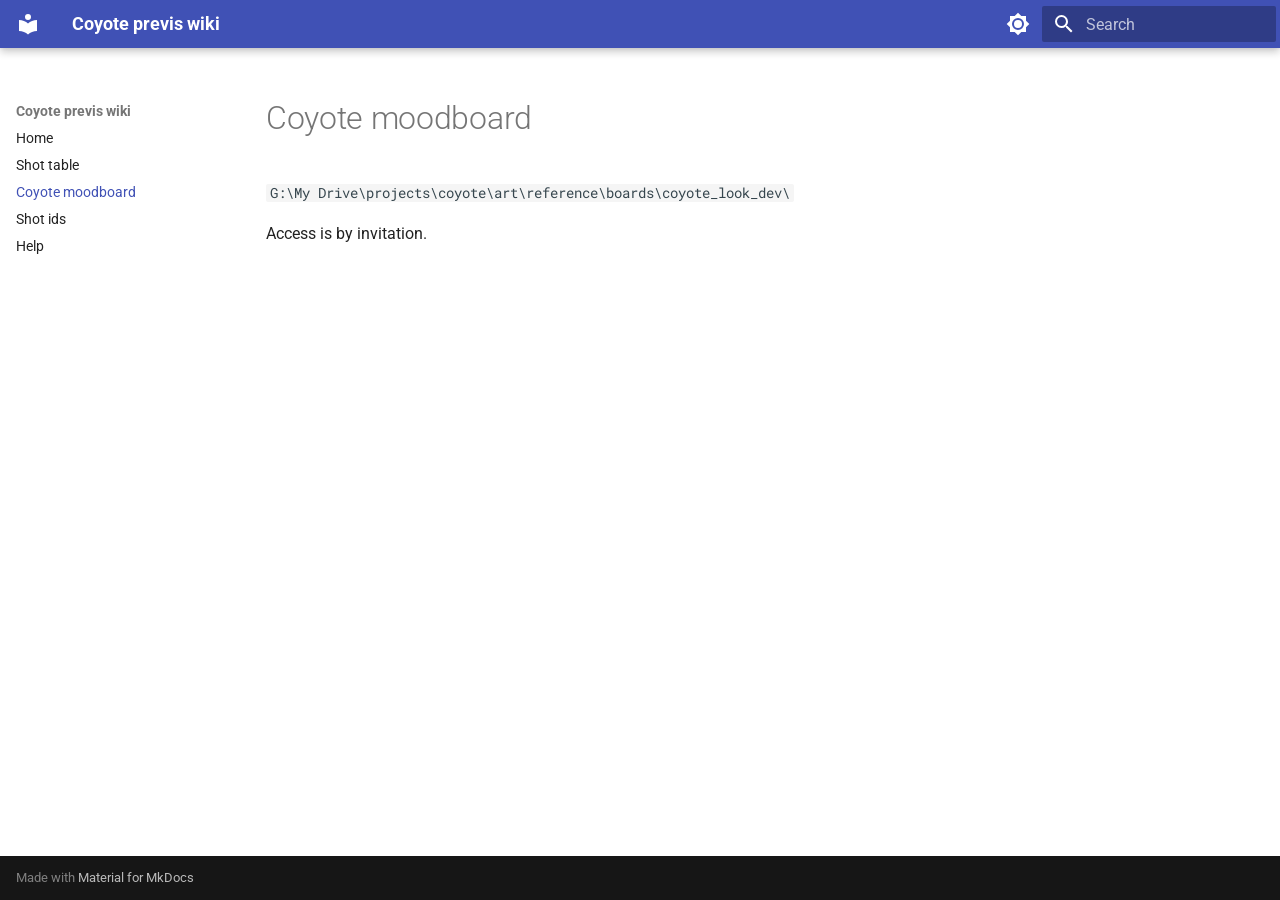
<file: moodboard/index.html>
<!doctype html>
<html lang="en" class="no-js">
  <head>
    
      <meta charset="utf-8">
      <meta name="viewport" content="width=device-width,initial-scale=1">
      
        <meta name="description" content="Local project wiki for the Coyote previs (shot registry, approved boards, help).">
      
      
      
      
        <link rel="prev" href="../shot-table/">
      
      
        <link rel="next" href="../shot-ids/">
      
      
        
      
      
      <link rel="icon" href="../assets/images/favicon.png">
      <meta name="generator" content="mkdocs-1.6.1, mkdocs-material-9.7.7">
    
    
      
        <title>Coyote moodboard - Coyote previs wiki</title>
      
    
    
      <link rel="stylesheet" href="../assets/stylesheets/main.ec1eaa64.min.css">
      
        
        <link rel="stylesheet" href="../assets/stylesheets/palette.ab4e12ef.min.css">
      
      


    
    
      
    
    
      
        
        
        <link rel="preconnect" href="https://fonts.gstatic.com" crossorigin>
        <link rel="stylesheet" href="https://fonts.googleapis.com/css?family=Roboto:300,300i,400,400i,700,700i%7CRoboto+Mono:400,400i,700,700i&display=fallback">
        <style>:root{--md-text-font:"Roboto";--md-code-font:"Roboto Mono"}</style>
      
    
    
      <link rel="stylesheet" href="../assets/wiki.css">
    
    <script>__md_scope=new URL("..",location),__md_hash=e=>[...e].reduce(((e,_)=>(e<<5)-e+_.charCodeAt(0)),0),__md_get=(e,_=localStorage,t=__md_scope)=>JSON.parse(_.getItem(t.pathname+"."+e)),__md_set=(e,_,t=localStorage,a=__md_scope)=>{try{t.setItem(a.pathname+"."+e,JSON.stringify(_))}catch(e){}}</script>
    
      

    
    
  </head>
  
  
    
    
      
    
    
    
    
    <body dir="ltr" data-md-color-scheme="default" data-md-color-primary="indigo" data-md-color-accent="indigo">
  
    
    <input class="md-toggle" data-md-toggle="drawer" type="checkbox" id="__drawer" autocomplete="off">
    <input class="md-toggle" data-md-toggle="search" type="checkbox" id="__search" autocomplete="off">
    <label class="md-overlay" for="__drawer"></label>
    <div data-md-component="skip">
      
        
        <a href="#coyote-moodboard" class="md-skip">
          Skip to content
        </a>
      
    </div>
    <div data-md-component="announce">
      
    </div>
    
    
      

  

<header class="md-header md-header--shadow" data-md-component="header">
  <nav class="md-header__inner md-grid" aria-label="Header">
    <a href=".." title="Coyote previs wiki" class="md-header__button md-logo" aria-label="Coyote previs wiki" data-md-component="logo">
      
  
  <svg xmlns="http://www.w3.org/2000/svg" viewBox="0 0 24 24"><path d="M12 8a3 3 0 0 0 3-3 3 3 0 0 0-3-3 3 3 0 0 0-3 3 3 3 0 0 0 3 3m0 3.54C9.64 9.35 6.5 8 3 8v11c3.5 0 6.64 1.35 9 3.54 2.36-2.19 5.5-3.54 9-3.54V8c-3.5 0-6.64 1.35-9 3.54"/></svg>

    </a>
    <label class="md-header__button md-icon" for="__drawer">
      
      <svg xmlns="http://www.w3.org/2000/svg" viewBox="0 0 24 24"><path d="M3 6h18v2H3zm0 5h18v2H3zm0 5h18v2H3z"/></svg>
    </label>
    <div class="md-header__title" data-md-component="header-title">
      <div class="md-header__ellipsis">
        <div class="md-header__topic">
          <span class="md-ellipsis">
            Coyote previs wiki
          </span>
        </div>
        <div class="md-header__topic" data-md-component="header-topic">
          <span class="md-ellipsis">
            
              Coyote moodboard
            
          </span>
        </div>
      </div>
    </div>
    
      
        <form class="md-header__option" data-md-component="palette">
  
    
    
    
    <input class="md-option" data-md-color-media="(prefers-color-scheme: light)" data-md-color-scheme="default" data-md-color-primary="indigo" data-md-color-accent="indigo"  aria-label="Switch to dark mode"  type="radio" name="__palette" id="__palette_0">
    
      <label class="md-header__button md-icon" title="Switch to dark mode" for="__palette_1" hidden>
        <svg xmlns="http://www.w3.org/2000/svg" viewBox="0 0 24 24"><path d="M12 8a4 4 0 0 0-4 4 4 4 0 0 0 4 4 4 4 0 0 0 4-4 4 4 0 0 0-4-4m0 10a6 6 0 0 1-6-6 6 6 0 0 1 6-6 6 6 0 0 1 6 6 6 6 0 0 1-6 6m8-9.31V4h-4.69L12 .69 8.69 4H4v4.69L.69 12 4 15.31V20h4.69L12 23.31 15.31 20H20v-4.69L23.31 12z"/></svg>
      </label>
    
  
    
    
    
    <input class="md-option" data-md-color-media="(prefers-color-scheme: dark)" data-md-color-scheme="slate" data-md-color-primary="indigo" data-md-color-accent="indigo"  aria-label="Switch to light mode"  type="radio" name="__palette" id="__palette_1">
    
      <label class="md-header__button md-icon" title="Switch to light mode" for="__palette_0" hidden>
        <svg xmlns="http://www.w3.org/2000/svg" viewBox="0 0 24 24"><path d="M12 18c-.89 0-1.74-.2-2.5-.55C11.56 16.5 13 14.42 13 12s-1.44-4.5-3.5-5.45C10.26 6.2 11.11 6 12 6a6 6 0 0 1 6 6 6 6 0 0 1-6 6m8-9.31V4h-4.69L12 .69 8.69 4H4v4.69L.69 12 4 15.31V20h4.69L12 23.31 15.31 20H20v-4.69L23.31 12z"/></svg>
      </label>
    
  
</form>
      
    
    
      <script>var palette=__md_get("__palette");if(palette&&palette.color){if("(prefers-color-scheme)"===palette.color.media){var media=matchMedia("(prefers-color-scheme: light)"),input=document.querySelector(media.matches?"[data-md-color-media='(prefers-color-scheme: light)']":"[data-md-color-media='(prefers-color-scheme: dark)']");palette.color.media=input.getAttribute("data-md-color-media"),palette.color.scheme=input.getAttribute("data-md-color-scheme"),palette.color.primary=input.getAttribute("data-md-color-primary"),palette.color.accent=input.getAttribute("data-md-color-accent")}for(var[key,value]of Object.entries(palette.color))document.body.setAttribute("data-md-color-"+key,value)}</script>
    
    
    
      
      
        <label class="md-header__button md-icon" for="__search">
          
          <svg xmlns="http://www.w3.org/2000/svg" viewBox="0 0 24 24"><path d="M9.5 3A6.5 6.5 0 0 1 16 9.5c0 1.61-.59 3.09-1.56 4.23l.27.27h.79l5 5-1.5 1.5-5-5v-.79l-.27-.27A6.52 6.52 0 0 1 9.5 16 6.5 6.5 0 0 1 3 9.5 6.5 6.5 0 0 1 9.5 3m0 2C7 5 5 7 5 9.5S7 14 9.5 14 14 12 14 9.5 12 5 9.5 5"/></svg>
        </label>
        <div class="md-search" data-md-component="search" role="dialog">
  <label class="md-search__overlay" for="__search"></label>
  <div class="md-search__inner" role="search">
    <form class="md-search__form" name="search">
      <input type="text" class="md-search__input" name="query" aria-label="Search" placeholder="Search" autocapitalize="off" autocorrect="off" autocomplete="off" spellcheck="false" data-md-component="search-query" required>
      <label class="md-search__icon md-icon" for="__search">
        
        <svg xmlns="http://www.w3.org/2000/svg" viewBox="0 0 24 24"><path d="M9.5 3A6.5 6.5 0 0 1 16 9.5c0 1.61-.59 3.09-1.56 4.23l.27.27h.79l5 5-1.5 1.5-5-5v-.79l-.27-.27A6.52 6.52 0 0 1 9.5 16 6.5 6.5 0 0 1 3 9.5 6.5 6.5 0 0 1 9.5 3m0 2C7 5 5 7 5 9.5S7 14 9.5 14 14 12 14 9.5 12 5 9.5 5"/></svg>
        
        <svg xmlns="http://www.w3.org/2000/svg" viewBox="0 0 24 24"><path d="M20 11v2H8l5.5 5.5-1.42 1.42L4.16 12l7.92-7.92L13.5 5.5 8 11z"/></svg>
      </label>
      <nav class="md-search__options" aria-label="Search">
        
        <button type="reset" class="md-search__icon md-icon" title="Clear" aria-label="Clear" tabindex="-1">
          
          <svg xmlns="http://www.w3.org/2000/svg" viewBox="0 0 24 24"><path d="M19 6.41 17.59 5 12 10.59 6.41 5 5 6.41 10.59 12 5 17.59 6.41 19 12 13.41 17.59 19 19 17.59 13.41 12z"/></svg>
        </button>
      </nav>
      
    </form>
    <div class="md-search__output">
      <div class="md-search__scrollwrap" tabindex="0" data-md-scrollfix>
        <div class="md-search-result" data-md-component="search-result">
          <div class="md-search-result__meta">
            Initializing search
          </div>
          <ol class="md-search-result__list" role="presentation"></ol>
        </div>
      </div>
    </div>
  </div>
</div>
      
    
    
  </nav>
  
</header>
    
    <div class="md-container" data-md-component="container">
      
      
        
          
        
      
      <main class="md-main" data-md-component="main">
        <div class="md-main__inner md-grid">
          
            
              
              <div class="md-sidebar md-sidebar--primary" data-md-component="sidebar" data-md-type="navigation" >
                <div class="md-sidebar__scrollwrap">
                  <div class="md-sidebar__inner">
                    



<nav class="md-nav md-nav--primary" aria-label="Navigation" data-md-level="0">
  <label class="md-nav__title" for="__drawer">
    <a href=".." title="Coyote previs wiki" class="md-nav__button md-logo" aria-label="Coyote previs wiki" data-md-component="logo">
      
  
  <svg xmlns="http://www.w3.org/2000/svg" viewBox="0 0 24 24"><path d="M12 8a3 3 0 0 0 3-3 3 3 0 0 0-3-3 3 3 0 0 0-3 3 3 3 0 0 0 3 3m0 3.54C9.64 9.35 6.5 8 3 8v11c3.5 0 6.64 1.35 9 3.54 2.36-2.19 5.5-3.54 9-3.54V8c-3.5 0-6.64 1.35-9 3.54"/></svg>

    </a>
    Coyote previs wiki
  </label>
  
  <ul class="md-nav__list" data-md-scrollfix>
    
      
      
  
  
  
  
    <li class="md-nav__item">
      <a href=".." class="md-nav__link">
        
  
  
  <span class="md-ellipsis">
    
  
    Home
  

    
  </span>
  
  

      </a>
    </li>
  

    
      
      
  
  
  
  
    <li class="md-nav__item">
      <a href="../shot-table/" class="md-nav__link">
        
  
  
  <span class="md-ellipsis">
    
  
    Shot table
  

    
  </span>
  
  

      </a>
    </li>
  

    
      
      
  
  
    
  
  
  
    <li class="md-nav__item md-nav__item--active">
      
      <input class="md-nav__toggle md-toggle" type="checkbox" id="__toc">
      
      
        
      
      
      <a href="./" class="md-nav__link md-nav__link--active">
        
  
  
  <span class="md-ellipsis">
    
  
    Coyote moodboard
  

    
  </span>
  
  

      </a>
      
    </li>
  

    
      
      
  
  
  
  
    <li class="md-nav__item">
      <a href="../shot-ids/" class="md-nav__link">
        
  
  
  <span class="md-ellipsis">
    
  
    Shot ids
  

    
  </span>
  
  

      </a>
    </li>
  

    
      
      
  
  
  
  
    <li class="md-nav__item">
      <a href="../help/" class="md-nav__link">
        
  
  
  <span class="md-ellipsis">
    
  
    Help
  

    
  </span>
  
  

      </a>
    </li>
  

    
  </ul>
</nav>
                  </div>
                </div>
              </div>
            
            
              
              <div class="md-sidebar md-sidebar--secondary" data-md-component="sidebar" data-md-type="toc" >
                <div class="md-sidebar__scrollwrap">
                  <div class="md-sidebar__inner">
                    

<nav class="md-nav md-nav--secondary" aria-label="Table of contents">
  
  
  
    
  
  
</nav>
                  </div>
                </div>
              </div>
            
          
          
            <div class="md-content" data-md-component="content">
              
              <article class="md-content__inner md-typeset">
                
                  



<h1 id="coyote-moodboard">Coyote moodboard<a class="headerlink" href="#coyote-moodboard" title="Permanent link">&para;</a></h1>
<p><code>G:\My Drive\projects\coyote\art\reference\boards\coyote_look_dev\</code></p>
<p>Access is by invitation.</p>












                
              </article>
            </div>
          
          
<script>var target=document.getElementById(location.hash.slice(1));target&&target.name&&(target.checked=target.name.startsWith("__tabbed_"))</script>
        </div>
        
          <button type="button" class="md-top md-icon" data-md-component="top" hidden>
  
  <svg xmlns="http://www.w3.org/2000/svg" viewBox="0 0 24 24"><path d="M13 20h-2V8l-5.5 5.5-1.42-1.42L12 4.16l7.92 7.92-1.42 1.42L13 8z"/></svg>
  Back to top
</button>
        
      </main>
      
        <footer class="md-footer">
  
  <div class="md-footer-meta md-typeset">
    <div class="md-footer-meta__inner md-grid">
      <div class="md-copyright">
  
  
    Made with
    <a href="https://squidfunk.github.io/mkdocs-material/" target="_blank" rel="noopener">
      Material for MkDocs
    </a>
  
</div>
      
    </div>
  </div>
</footer>
      
    </div>
    <div class="md-dialog" data-md-component="dialog">
      <div class="md-dialog__inner md-typeset"></div>
    </div>
    
    
    
      
      
      <script id="__config" type="application/json">{"annotate": null, "base": "..", "features": ["navigation.sections", "navigation.top", "toc.follow", "search.highlight"], "search": "../assets/javascripts/workers/search.2c215733.min.js", "tags": null, "translations": {"clipboard.copied": "Copied to clipboard", "clipboard.copy": "Copy to clipboard", "search.result.more.one": "1 more on this page", "search.result.more.other": "# more on this page", "search.result.none": "No matching documents", "search.result.one": "1 matching document", "search.result.other": "# matching documents", "search.result.placeholder": "Type to start searching", "search.result.term.missing": "Missing", "select.version": "Select version"}, "version": null}</script>
    
    
      <script src="../assets/javascripts/bundle.d7400e89.min.js"></script>
      
    
  </body>
</html>
</file>
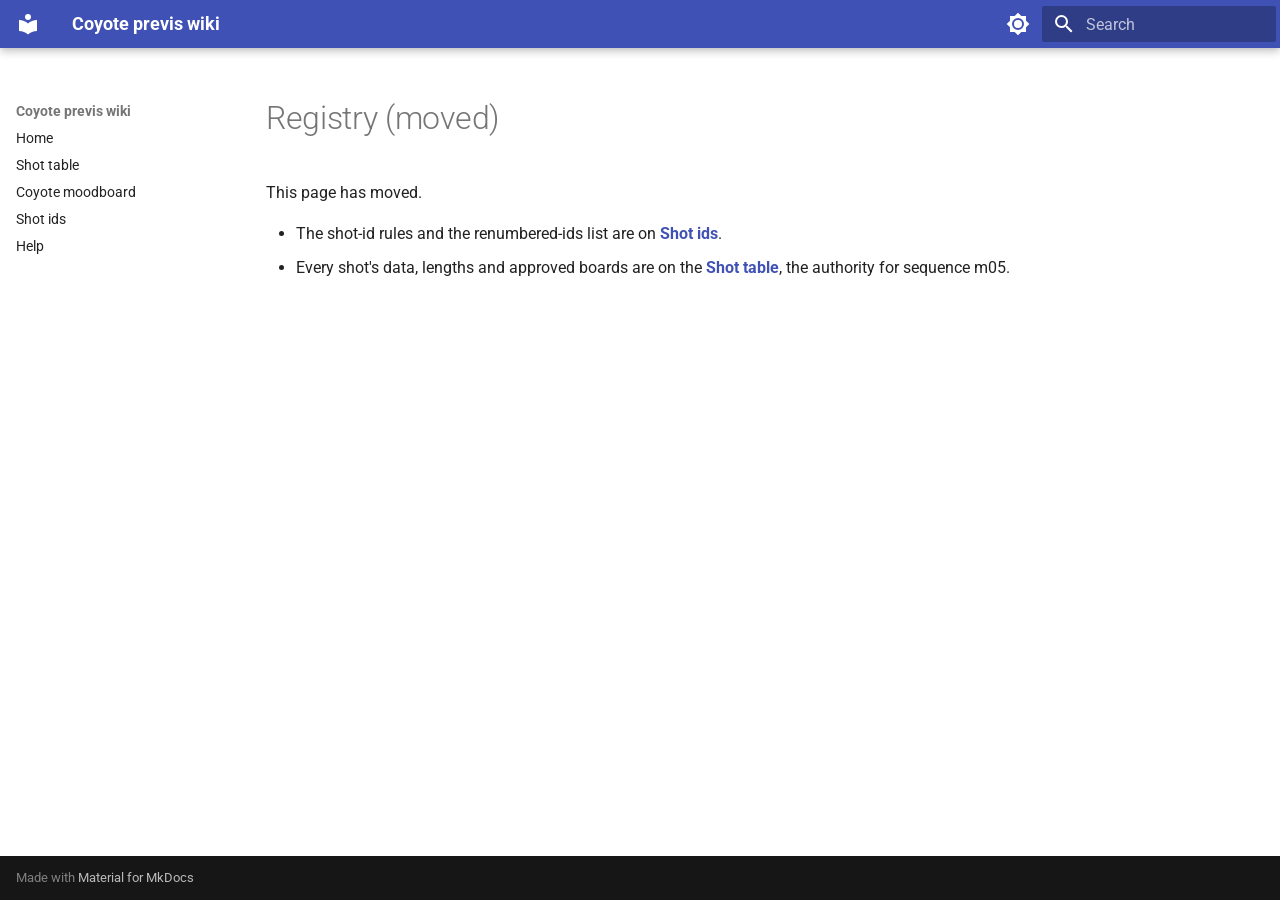
<file: registry/index.html>
<!doctype html>
<html lang="en" class="no-js">
  <head>
    
      <meta charset="utf-8">
      <meta name="viewport" content="width=device-width,initial-scale=1">
      
        <meta name="description" content="Local project wiki for the Coyote previs (shot registry, approved boards, help).">
      
      
      
      
      
      
        
      
      
      <link rel="icon" href="../assets/images/favicon.png">
      <meta name="generator" content="mkdocs-1.6.1, mkdocs-material-9.7.7">
    
    
      
        <title>Registry (moved) - Coyote previs wiki</title>
      
    
    
      <link rel="stylesheet" href="../assets/stylesheets/main.ec1eaa64.min.css">
      
        
        <link rel="stylesheet" href="../assets/stylesheets/palette.ab4e12ef.min.css">
      
      


    
    
      
    
    
      
        
        
        <link rel="preconnect" href="https://fonts.gstatic.com" crossorigin>
        <link rel="stylesheet" href="https://fonts.googleapis.com/css?family=Roboto:300,300i,400,400i,700,700i%7CRoboto+Mono:400,400i,700,700i&display=fallback">
        <style>:root{--md-text-font:"Roboto";--md-code-font:"Roboto Mono"}</style>
      
    
    
      <link rel="stylesheet" href="../assets/wiki.css">
    
    <script>__md_scope=new URL("..",location),__md_hash=e=>[...e].reduce(((e,_)=>(e<<5)-e+_.charCodeAt(0)),0),__md_get=(e,_=localStorage,t=__md_scope)=>JSON.parse(_.getItem(t.pathname+"."+e)),__md_set=(e,_,t=localStorage,a=__md_scope)=>{try{t.setItem(a.pathname+"."+e,JSON.stringify(_))}catch(e){}}</script>
    
      

    
    
  </head>
  
  
    
    
      
    
    
    
    
    <body dir="ltr" data-md-color-scheme="default" data-md-color-primary="indigo" data-md-color-accent="indigo">
  
    
    <input class="md-toggle" data-md-toggle="drawer" type="checkbox" id="__drawer" autocomplete="off">
    <input class="md-toggle" data-md-toggle="search" type="checkbox" id="__search" autocomplete="off">
    <label class="md-overlay" for="__drawer"></label>
    <div data-md-component="skip">
      
        
        <a href="#registry-moved" class="md-skip">
          Skip to content
        </a>
      
    </div>
    <div data-md-component="announce">
      
    </div>
    
    
      

  

<header class="md-header md-header--shadow" data-md-component="header">
  <nav class="md-header__inner md-grid" aria-label="Header">
    <a href=".." title="Coyote previs wiki" class="md-header__button md-logo" aria-label="Coyote previs wiki" data-md-component="logo">
      
  
  <svg xmlns="http://www.w3.org/2000/svg" viewBox="0 0 24 24"><path d="M12 8a3 3 0 0 0 3-3 3 3 0 0 0-3-3 3 3 0 0 0-3 3 3 3 0 0 0 3 3m0 3.54C9.64 9.35 6.5 8 3 8v11c3.5 0 6.64 1.35 9 3.54 2.36-2.19 5.5-3.54 9-3.54V8c-3.5 0-6.64 1.35-9 3.54"/></svg>

    </a>
    <label class="md-header__button md-icon" for="__drawer">
      
      <svg xmlns="http://www.w3.org/2000/svg" viewBox="0 0 24 24"><path d="M3 6h18v2H3zm0 5h18v2H3zm0 5h18v2H3z"/></svg>
    </label>
    <div class="md-header__title" data-md-component="header-title">
      <div class="md-header__ellipsis">
        <div class="md-header__topic">
          <span class="md-ellipsis">
            Coyote previs wiki
          </span>
        </div>
        <div class="md-header__topic" data-md-component="header-topic">
          <span class="md-ellipsis">
            
              Registry (moved)
            
          </span>
        </div>
      </div>
    </div>
    
      
        <form class="md-header__option" data-md-component="palette">
  
    
    
    
    <input class="md-option" data-md-color-media="(prefers-color-scheme: light)" data-md-color-scheme="default" data-md-color-primary="indigo" data-md-color-accent="indigo"  aria-label="Switch to dark mode"  type="radio" name="__palette" id="__palette_0">
    
      <label class="md-header__button md-icon" title="Switch to dark mode" for="__palette_1" hidden>
        <svg xmlns="http://www.w3.org/2000/svg" viewBox="0 0 24 24"><path d="M12 8a4 4 0 0 0-4 4 4 4 0 0 0 4 4 4 4 0 0 0 4-4 4 4 0 0 0-4-4m0 10a6 6 0 0 1-6-6 6 6 0 0 1 6-6 6 6 0 0 1 6 6 6 6 0 0 1-6 6m8-9.31V4h-4.69L12 .69 8.69 4H4v4.69L.69 12 4 15.31V20h4.69L12 23.31 15.31 20H20v-4.69L23.31 12z"/></svg>
      </label>
    
  
    
    
    
    <input class="md-option" data-md-color-media="(prefers-color-scheme: dark)" data-md-color-scheme="slate" data-md-color-primary="indigo" data-md-color-accent="indigo"  aria-label="Switch to light mode"  type="radio" name="__palette" id="__palette_1">
    
      <label class="md-header__button md-icon" title="Switch to light mode" for="__palette_0" hidden>
        <svg xmlns="http://www.w3.org/2000/svg" viewBox="0 0 24 24"><path d="M12 18c-.89 0-1.74-.2-2.5-.55C11.56 16.5 13 14.42 13 12s-1.44-4.5-3.5-5.45C10.26 6.2 11.11 6 12 6a6 6 0 0 1 6 6 6 6 0 0 1-6 6m8-9.31V4h-4.69L12 .69 8.69 4H4v4.69L.69 12 4 15.31V20h4.69L12 23.31 15.31 20H20v-4.69L23.31 12z"/></svg>
      </label>
    
  
</form>
      
    
    
      <script>var palette=__md_get("__palette");if(palette&&palette.color){if("(prefers-color-scheme)"===palette.color.media){var media=matchMedia("(prefers-color-scheme: light)"),input=document.querySelector(media.matches?"[data-md-color-media='(prefers-color-scheme: light)']":"[data-md-color-media='(prefers-color-scheme: dark)']");palette.color.media=input.getAttribute("data-md-color-media"),palette.color.scheme=input.getAttribute("data-md-color-scheme"),palette.color.primary=input.getAttribute("data-md-color-primary"),palette.color.accent=input.getAttribute("data-md-color-accent")}for(var[key,value]of Object.entries(palette.color))document.body.setAttribute("data-md-color-"+key,value)}</script>
    
    
    
      
      
        <label class="md-header__button md-icon" for="__search">
          
          <svg xmlns="http://www.w3.org/2000/svg" viewBox="0 0 24 24"><path d="M9.5 3A6.5 6.5 0 0 1 16 9.5c0 1.61-.59 3.09-1.56 4.23l.27.27h.79l5 5-1.5 1.5-5-5v-.79l-.27-.27A6.52 6.52 0 0 1 9.5 16 6.5 6.5 0 0 1 3 9.5 6.5 6.5 0 0 1 9.5 3m0 2C7 5 5 7 5 9.5S7 14 9.5 14 14 12 14 9.5 12 5 9.5 5"/></svg>
        </label>
        <div class="md-search" data-md-component="search" role="dialog">
  <label class="md-search__overlay" for="__search"></label>
  <div class="md-search__inner" role="search">
    <form class="md-search__form" name="search">
      <input type="text" class="md-search__input" name="query" aria-label="Search" placeholder="Search" autocapitalize="off" autocorrect="off" autocomplete="off" spellcheck="false" data-md-component="search-query" required>
      <label class="md-search__icon md-icon" for="__search">
        
        <svg xmlns="http://www.w3.org/2000/svg" viewBox="0 0 24 24"><path d="M9.5 3A6.5 6.5 0 0 1 16 9.5c0 1.61-.59 3.09-1.56 4.23l.27.27h.79l5 5-1.5 1.5-5-5v-.79l-.27-.27A6.52 6.52 0 0 1 9.5 16 6.5 6.5 0 0 1 3 9.5 6.5 6.5 0 0 1 9.5 3m0 2C7 5 5 7 5 9.5S7 14 9.5 14 14 12 14 9.5 12 5 9.5 5"/></svg>
        
        <svg xmlns="http://www.w3.org/2000/svg" viewBox="0 0 24 24"><path d="M20 11v2H8l5.5 5.5-1.42 1.42L4.16 12l7.92-7.92L13.5 5.5 8 11z"/></svg>
      </label>
      <nav class="md-search__options" aria-label="Search">
        
        <button type="reset" class="md-search__icon md-icon" title="Clear" aria-label="Clear" tabindex="-1">
          
          <svg xmlns="http://www.w3.org/2000/svg" viewBox="0 0 24 24"><path d="M19 6.41 17.59 5 12 10.59 6.41 5 5 6.41 10.59 12 5 17.59 6.41 19 12 13.41 17.59 19 19 17.59 13.41 12z"/></svg>
        </button>
      </nav>
      
    </form>
    <div class="md-search__output">
      <div class="md-search__scrollwrap" tabindex="0" data-md-scrollfix>
        <div class="md-search-result" data-md-component="search-result">
          <div class="md-search-result__meta">
            Initializing search
          </div>
          <ol class="md-search-result__list" role="presentation"></ol>
        </div>
      </div>
    </div>
  </div>
</div>
      
    
    
  </nav>
  
</header>
    
    <div class="md-container" data-md-component="container">
      
      
        
          
        
      
      <main class="md-main" data-md-component="main">
        <div class="md-main__inner md-grid">
          
            
              
              <div class="md-sidebar md-sidebar--primary" data-md-component="sidebar" data-md-type="navigation" >
                <div class="md-sidebar__scrollwrap">
                  <div class="md-sidebar__inner">
                    



<nav class="md-nav md-nav--primary" aria-label="Navigation" data-md-level="0">
  <label class="md-nav__title" for="__drawer">
    <a href=".." title="Coyote previs wiki" class="md-nav__button md-logo" aria-label="Coyote previs wiki" data-md-component="logo">
      
  
  <svg xmlns="http://www.w3.org/2000/svg" viewBox="0 0 24 24"><path d="M12 8a3 3 0 0 0 3-3 3 3 0 0 0-3-3 3 3 0 0 0-3 3 3 3 0 0 0 3 3m0 3.54C9.64 9.35 6.5 8 3 8v11c3.5 0 6.64 1.35 9 3.54 2.36-2.19 5.5-3.54 9-3.54V8c-3.5 0-6.64 1.35-9 3.54"/></svg>

    </a>
    Coyote previs wiki
  </label>
  
  <ul class="md-nav__list" data-md-scrollfix>
    
      
      
  
  
  
  
    <li class="md-nav__item">
      <a href=".." class="md-nav__link">
        
  
  
  <span class="md-ellipsis">
    
  
    Home
  

    
  </span>
  
  

      </a>
    </li>
  

    
      
      
  
  
  
  
    <li class="md-nav__item">
      <a href="../shot-table/" class="md-nav__link">
        
  
  
  <span class="md-ellipsis">
    
  
    Shot table
  

    
  </span>
  
  

      </a>
    </li>
  

    
      
      
  
  
  
  
    <li class="md-nav__item">
      <a href="../moodboard/" class="md-nav__link">
        
  
  
  <span class="md-ellipsis">
    
  
    Coyote moodboard
  

    
  </span>
  
  

      </a>
    </li>
  

    
      
      
  
  
  
  
    <li class="md-nav__item">
      <a href="../shot-ids/" class="md-nav__link">
        
  
  
  <span class="md-ellipsis">
    
  
    Shot ids
  

    
  </span>
  
  

      </a>
    </li>
  

    
      
      
  
  
  
  
    <li class="md-nav__item">
      <a href="../help/" class="md-nav__link">
        
  
  
  <span class="md-ellipsis">
    
  
    Help
  

    
  </span>
  
  

      </a>
    </li>
  

    
  </ul>
</nav>
                  </div>
                </div>
              </div>
            
            
              
              <div class="md-sidebar md-sidebar--secondary" data-md-component="sidebar" data-md-type="toc" >
                <div class="md-sidebar__scrollwrap">
                  <div class="md-sidebar__inner">
                    

<nav class="md-nav md-nav--secondary" aria-label="Table of contents">
  
  
  
    
  
  
</nav>
                  </div>
                </div>
              </div>
            
          
          
            <div class="md-content" data-md-component="content">
              
              <article class="md-content__inner md-typeset">
                
                  



<h1 id="registry-moved">Registry (moved)<a class="headerlink" href="#registry-moved" title="Permanent link">&para;</a></h1>
<p>This page has moved.</p>
<ul>
<li>The shot-id rules and the renumbered-ids list are on <strong><a href="../shot-ids/">Shot ids</a></strong>.</li>
<li>Every shot's data, lengths and approved boards are on the <strong><a href="../shot-table/">Shot table</a></strong>, the authority for sequence m05.</li>
</ul>







  
  






                
              </article>
            </div>
          
          
<script>var target=document.getElementById(location.hash.slice(1));target&&target.name&&(target.checked=target.name.startsWith("__tabbed_"))</script>
        </div>
        
          <button type="button" class="md-top md-icon" data-md-component="top" hidden>
  
  <svg xmlns="http://www.w3.org/2000/svg" viewBox="0 0 24 24"><path d="M13 20h-2V8l-5.5 5.5-1.42-1.42L12 4.16l7.92 7.92-1.42 1.42L13 8z"/></svg>
  Back to top
</button>
        
      </main>
      
        <footer class="md-footer">
  
  <div class="md-footer-meta md-typeset">
    <div class="md-footer-meta__inner md-grid">
      <div class="md-copyright">
  
  
    Made with
    <a href="https://squidfunk.github.io/mkdocs-material/" target="_blank" rel="noopener">
      Material for MkDocs
    </a>
  
</div>
      
    </div>
  </div>
</footer>
      
    </div>
    <div class="md-dialog" data-md-component="dialog">
      <div class="md-dialog__inner md-typeset"></div>
    </div>
    
    
    
      
      
      <script id="__config" type="application/json">{"annotate": null, "base": "..", "features": ["navigation.sections", "navigation.top", "toc.follow", "search.highlight"], "search": "../assets/javascripts/workers/search.2c215733.min.js", "tags": null, "translations": {"clipboard.copied": "Copied to clipboard", "clipboard.copy": "Copy to clipboard", "search.result.more.one": "1 more on this page", "search.result.more.other": "# more on this page", "search.result.none": "No matching documents", "search.result.one": "1 matching document", "search.result.other": "# matching documents", "search.result.placeholder": "Type to start searching", "search.result.term.missing": "Missing", "select.version": "Select version"}, "version": null}</script>
    
    
      <script src="../assets/javascripts/bundle.d7400e89.min.js"></script>
      
    
  </body>
</html>
</file>
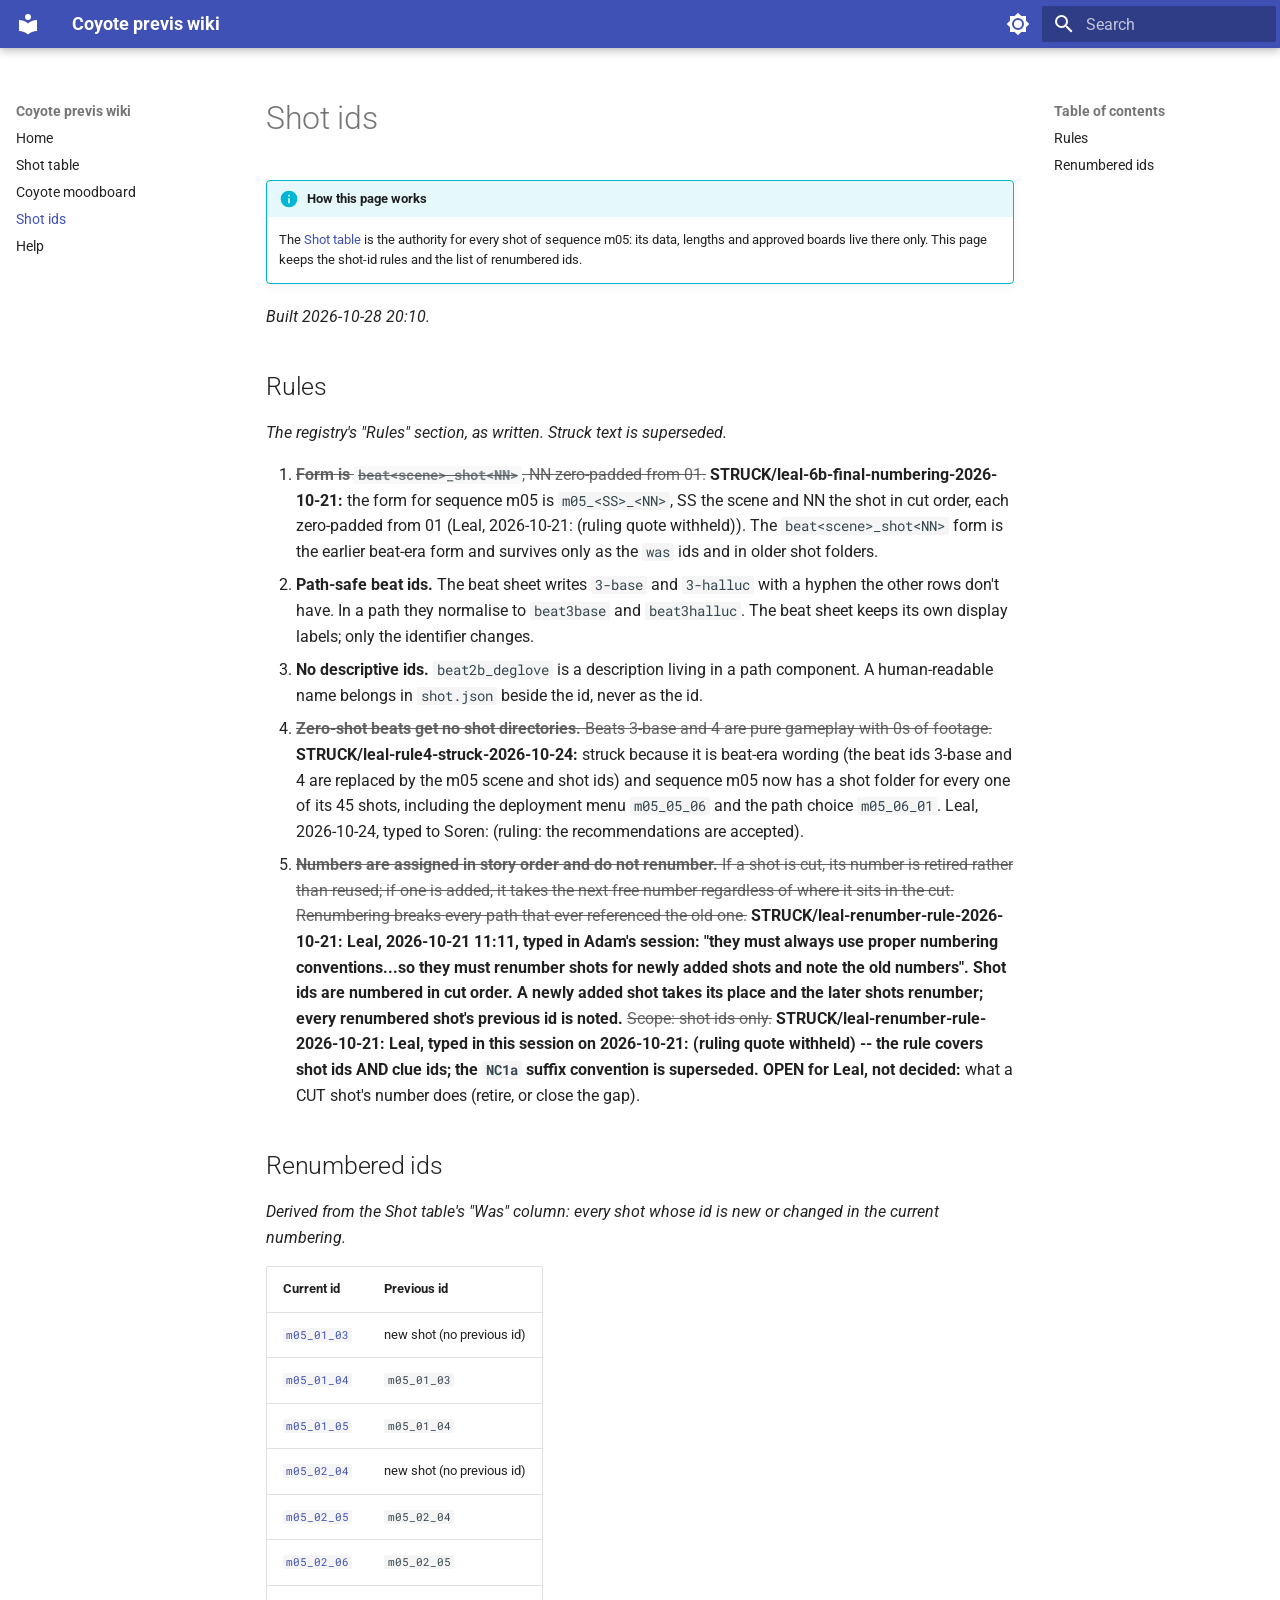
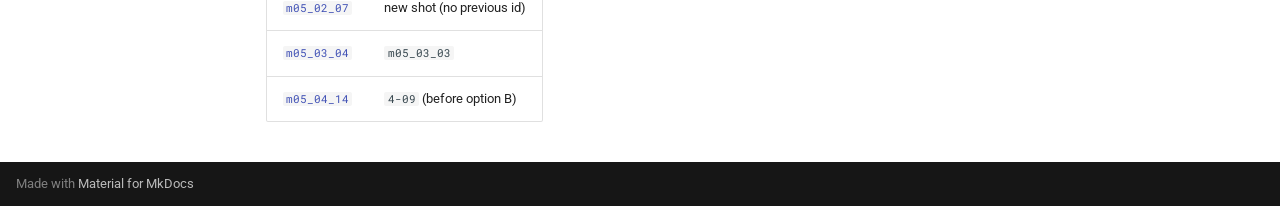
<file: shot-ids/index.html>
<!doctype html>
<html lang="en" class="no-js">
  <head>
    
      <meta charset="utf-8">
      <meta name="viewport" content="width=device-width,initial-scale=1">
      
        <meta name="description" content="Local project wiki for the Coyote previs (shot registry, approved boards, help).">
      
      
      
      
        <link rel="prev" href="../moodboard/">
      
      
        <link rel="next" href="../help/">
      
      
        
      
      
      <link rel="icon" href="../assets/images/favicon.png">
      <meta name="generator" content="mkdocs-1.6.1, mkdocs-material-9.7.7">
    
    
      
        <title>Shot ids - Coyote previs wiki</title>
      
    
    
      <link rel="stylesheet" href="../assets/stylesheets/main.ec1eaa64.min.css">
      
        
        <link rel="stylesheet" href="../assets/stylesheets/palette.ab4e12ef.min.css">
      
      


    
    
      
    
    
      
        
        
        <link rel="preconnect" href="https://fonts.gstatic.com" crossorigin>
        <link rel="stylesheet" href="https://fonts.googleapis.com/css?family=Roboto:300,300i,400,400i,700,700i%7CRoboto+Mono:400,400i,700,700i&display=fallback">
        <style>:root{--md-text-font:"Roboto";--md-code-font:"Roboto Mono"}</style>
      
    
    
      <link rel="stylesheet" href="../assets/wiki.css">
    
    <script>__md_scope=new URL("..",location),__md_hash=e=>[...e].reduce(((e,_)=>(e<<5)-e+_.charCodeAt(0)),0),__md_get=(e,_=localStorage,t=__md_scope)=>JSON.parse(_.getItem(t.pathname+"."+e)),__md_set=(e,_,t=localStorage,a=__md_scope)=>{try{t.setItem(a.pathname+"."+e,JSON.stringify(_))}catch(e){}}</script>
    
      

    
    
  </head>
  
  
    
    
      
    
    
    
    
    <body dir="ltr" data-md-color-scheme="default" data-md-color-primary="indigo" data-md-color-accent="indigo">
  
    
    <input class="md-toggle" data-md-toggle="drawer" type="checkbox" id="__drawer" autocomplete="off">
    <input class="md-toggle" data-md-toggle="search" type="checkbox" id="__search" autocomplete="off">
    <label class="md-overlay" for="__drawer"></label>
    <div data-md-component="skip">
      
        
        <a href="#shot-ids" class="md-skip">
          Skip to content
        </a>
      
    </div>
    <div data-md-component="announce">
      
    </div>
    
    
      

  

<header class="md-header md-header--shadow" data-md-component="header">
  <nav class="md-header__inner md-grid" aria-label="Header">
    <a href=".." title="Coyote previs wiki" class="md-header__button md-logo" aria-label="Coyote previs wiki" data-md-component="logo">
      
  
  <svg xmlns="http://www.w3.org/2000/svg" viewBox="0 0 24 24"><path d="M12 8a3 3 0 0 0 3-3 3 3 0 0 0-3-3 3 3 0 0 0-3 3 3 3 0 0 0 3 3m0 3.54C9.64 9.35 6.5 8 3 8v11c3.5 0 6.64 1.35 9 3.54 2.36-2.19 5.5-3.54 9-3.54V8c-3.5 0-6.64 1.35-9 3.54"/></svg>

    </a>
    <label class="md-header__button md-icon" for="__drawer">
      
      <svg xmlns="http://www.w3.org/2000/svg" viewBox="0 0 24 24"><path d="M3 6h18v2H3zm0 5h18v2H3zm0 5h18v2H3z"/></svg>
    </label>
    <div class="md-header__title" data-md-component="header-title">
      <div class="md-header__ellipsis">
        <div class="md-header__topic">
          <span class="md-ellipsis">
            Coyote previs wiki
          </span>
        </div>
        <div class="md-header__topic" data-md-component="header-topic">
          <span class="md-ellipsis">
            
              Shot ids
            
          </span>
        </div>
      </div>
    </div>
    
      
        <form class="md-header__option" data-md-component="palette">
  
    
    
    
    <input class="md-option" data-md-color-media="(prefers-color-scheme: light)" data-md-color-scheme="default" data-md-color-primary="indigo" data-md-color-accent="indigo"  aria-label="Switch to dark mode"  type="radio" name="__palette" id="__palette_0">
    
      <label class="md-header__button md-icon" title="Switch to dark mode" for="__palette_1" hidden>
        <svg xmlns="http://www.w3.org/2000/svg" viewBox="0 0 24 24"><path d="M12 8a4 4 0 0 0-4 4 4 4 0 0 0 4 4 4 4 0 0 0 4-4 4 4 0 0 0-4-4m0 10a6 6 0 0 1-6-6 6 6 0 0 1 6-6 6 6 0 0 1 6 6 6 6 0 0 1-6 6m8-9.31V4h-4.69L12 .69 8.69 4H4v4.69L.69 12 4 15.31V20h4.69L12 23.31 15.31 20H20v-4.69L23.31 12z"/></svg>
      </label>
    
  
    
    
    
    <input class="md-option" data-md-color-media="(prefers-color-scheme: dark)" data-md-color-scheme="slate" data-md-color-primary="indigo" data-md-color-accent="indigo"  aria-label="Switch to light mode"  type="radio" name="__palette" id="__palette_1">
    
      <label class="md-header__button md-icon" title="Switch to light mode" for="__palette_0" hidden>
        <svg xmlns="http://www.w3.org/2000/svg" viewBox="0 0 24 24"><path d="M12 18c-.89 0-1.74-.2-2.5-.55C11.56 16.5 13 14.42 13 12s-1.44-4.5-3.5-5.45C10.26 6.2 11.11 6 12 6a6 6 0 0 1 6 6 6 6 0 0 1-6 6m8-9.31V4h-4.69L12 .69 8.69 4H4v4.69L.69 12 4 15.31V20h4.69L12 23.31 15.31 20H20v-4.69L23.31 12z"/></svg>
      </label>
    
  
</form>
      
    
    
      <script>var palette=__md_get("__palette");if(palette&&palette.color){if("(prefers-color-scheme)"===palette.color.media){var media=matchMedia("(prefers-color-scheme: light)"),input=document.querySelector(media.matches?"[data-md-color-media='(prefers-color-scheme: light)']":"[data-md-color-media='(prefers-color-scheme: dark)']");palette.color.media=input.getAttribute("data-md-color-media"),palette.color.scheme=input.getAttribute("data-md-color-scheme"),palette.color.primary=input.getAttribute("data-md-color-primary"),palette.color.accent=input.getAttribute("data-md-color-accent")}for(var[key,value]of Object.entries(palette.color))document.body.setAttribute("data-md-color-"+key,value)}</script>
    
    
    
      
      
        <label class="md-header__button md-icon" for="__search">
          
          <svg xmlns="http://www.w3.org/2000/svg" viewBox="0 0 24 24"><path d="M9.5 3A6.5 6.5 0 0 1 16 9.5c0 1.61-.59 3.09-1.56 4.23l.27.27h.79l5 5-1.5 1.5-5-5v-.79l-.27-.27A6.52 6.52 0 0 1 9.5 16 6.5 6.5 0 0 1 3 9.5 6.5 6.5 0 0 1 9.5 3m0 2C7 5 5 7 5 9.5S7 14 9.5 14 14 12 14 9.5 12 5 9.5 5"/></svg>
        </label>
        <div class="md-search" data-md-component="search" role="dialog">
  <label class="md-search__overlay" for="__search"></label>
  <div class="md-search__inner" role="search">
    <form class="md-search__form" name="search">
      <input type="text" class="md-search__input" name="query" aria-label="Search" placeholder="Search" autocapitalize="off" autocorrect="off" autocomplete="off" spellcheck="false" data-md-component="search-query" required>
      <label class="md-search__icon md-icon" for="__search">
        
        <svg xmlns="http://www.w3.org/2000/svg" viewBox="0 0 24 24"><path d="M9.5 3A6.5 6.5 0 0 1 16 9.5c0 1.61-.59 3.09-1.56 4.23l.27.27h.79l5 5-1.5 1.5-5-5v-.79l-.27-.27A6.52 6.52 0 0 1 9.5 16 6.5 6.5 0 0 1 3 9.5 6.5 6.5 0 0 1 9.5 3m0 2C7 5 5 7 5 9.5S7 14 9.5 14 14 12 14 9.5 12 5 9.5 5"/></svg>
        
        <svg xmlns="http://www.w3.org/2000/svg" viewBox="0 0 24 24"><path d="M20 11v2H8l5.5 5.5-1.42 1.42L4.16 12l7.92-7.92L13.5 5.5 8 11z"/></svg>
      </label>
      <nav class="md-search__options" aria-label="Search">
        
        <button type="reset" class="md-search__icon md-icon" title="Clear" aria-label="Clear" tabindex="-1">
          
          <svg xmlns="http://www.w3.org/2000/svg" viewBox="0 0 24 24"><path d="M19 6.41 17.59 5 12 10.59 6.41 5 5 6.41 10.59 12 5 17.59 6.41 19 12 13.41 17.59 19 19 17.59 13.41 12z"/></svg>
        </button>
      </nav>
      
    </form>
    <div class="md-search__output">
      <div class="md-search__scrollwrap" tabindex="0" data-md-scrollfix>
        <div class="md-search-result" data-md-component="search-result">
          <div class="md-search-result__meta">
            Initializing search
          </div>
          <ol class="md-search-result__list" role="presentation"></ol>
        </div>
      </div>
    </div>
  </div>
</div>
      
    
    
  </nav>
  
</header>
    
    <div class="md-container" data-md-component="container">
      
      
        
          
        
      
      <main class="md-main" data-md-component="main">
        <div class="md-main__inner md-grid">
          
            
              
              <div class="md-sidebar md-sidebar--primary" data-md-component="sidebar" data-md-type="navigation" >
                <div class="md-sidebar__scrollwrap">
                  <div class="md-sidebar__inner">
                    



<nav class="md-nav md-nav--primary" aria-label="Navigation" data-md-level="0">
  <label class="md-nav__title" for="__drawer">
    <a href=".." title="Coyote previs wiki" class="md-nav__button md-logo" aria-label="Coyote previs wiki" data-md-component="logo">
      
  
  <svg xmlns="http://www.w3.org/2000/svg" viewBox="0 0 24 24"><path d="M12 8a3 3 0 0 0 3-3 3 3 0 0 0-3-3 3 3 0 0 0-3 3 3 3 0 0 0 3 3m0 3.54C9.64 9.35 6.5 8 3 8v11c3.5 0 6.64 1.35 9 3.54 2.36-2.19 5.5-3.54 9-3.54V8c-3.5 0-6.64 1.35-9 3.54"/></svg>

    </a>
    Coyote previs wiki
  </label>
  
  <ul class="md-nav__list" data-md-scrollfix>
    
      
      
  
  
  
  
    <li class="md-nav__item">
      <a href=".." class="md-nav__link">
        
  
  
  <span class="md-ellipsis">
    
  
    Home
  

    
  </span>
  
  

      </a>
    </li>
  

    
      
      
  
  
  
  
    <li class="md-nav__item">
      <a href="../shot-table/" class="md-nav__link">
        
  
  
  <span class="md-ellipsis">
    
  
    Shot table
  

    
  </span>
  
  

      </a>
    </li>
  

    
      
      
  
  
  
  
    <li class="md-nav__item">
      <a href="../moodboard/" class="md-nav__link">
        
  
  
  <span class="md-ellipsis">
    
  
    Coyote moodboard
  

    
  </span>
  
  

      </a>
    </li>
  

    
      
      
  
  
    
  
  
  
    <li class="md-nav__item md-nav__item--active">
      
      <input class="md-nav__toggle md-toggle" type="checkbox" id="__toc">
      
      
        
      
      
        <label class="md-nav__link md-nav__link--active" for="__toc">
          
  
  
  <span class="md-ellipsis">
    
  
    Shot ids
  

    
  </span>
  
  

          <span class="md-nav__icon md-icon"></span>
        </label>
      
      <a href="./" class="md-nav__link md-nav__link--active">
        
  
  
  <span class="md-ellipsis">
    
  
    Shot ids
  

    
  </span>
  
  

      </a>
      
        

<nav class="md-nav md-nav--secondary" aria-label="Table of contents">
  
  
  
    
  
  
    <label class="md-nav__title" for="__toc">
      <span class="md-nav__icon md-icon"></span>
      Table of contents
    </label>
    <ul class="md-nav__list" data-md-component="toc" data-md-scrollfix>
      
        <li class="md-nav__item">
  <a href="#rules" class="md-nav__link">
    <span class="md-ellipsis">
      
        Rules
      
    </span>
  </a>
  
</li>
      
        <li class="md-nav__item">
  <a href="#renumbered-ids" class="md-nav__link">
    <span class="md-ellipsis">
      
        Renumbered ids
      
    </span>
  </a>
  
</li>
      
    </ul>
  
</nav>
      
    </li>
  

    
      
      
  
  
  
  
    <li class="md-nav__item">
      <a href="../help/" class="md-nav__link">
        
  
  
  <span class="md-ellipsis">
    
  
    Help
  

    
  </span>
  
  

      </a>
    </li>
  

    
  </ul>
</nav>
                  </div>
                </div>
              </div>
            
            
              
              <div class="md-sidebar md-sidebar--secondary" data-md-component="sidebar" data-md-type="toc" >
                <div class="md-sidebar__scrollwrap">
                  <div class="md-sidebar__inner">
                    

<nav class="md-nav md-nav--secondary" aria-label="Table of contents">
  
  
  
    
  
  
    <label class="md-nav__title" for="__toc">
      <span class="md-nav__icon md-icon"></span>
      Table of contents
    </label>
    <ul class="md-nav__list" data-md-component="toc" data-md-scrollfix>
      
        <li class="md-nav__item">
  <a href="#rules" class="md-nav__link">
    <span class="md-ellipsis">
      
        Rules
      
    </span>
  </a>
  
</li>
      
        <li class="md-nav__item">
  <a href="#renumbered-ids" class="md-nav__link">
    <span class="md-ellipsis">
      
        Renumbered ids
      
    </span>
  </a>
  
</li>
      
    </ul>
  
</nav>
                  </div>
                </div>
              </div>
            
          
          
            <div class="md-content" data-md-component="content">
              
              <article class="md-content__inner md-typeset">
                
                  



<h1 id="shot-ids">Shot ids<a class="headerlink" href="#shot-ids" title="Permanent link">&para;</a></h1>
<div class="admonition info">
<p class="admonition-title">How this page works</p>
<p>The <a href="../shot-table/">Shot table</a> is the authority for every shot of sequence m05: its data, lengths and
approved boards live there only. This page keeps the shot-id rules and the list of renumbered ids.</p>
</div>
<p><em>Built 2026-10-28 20:10.</em></p>
<h2 id="rules">Rules<a class="headerlink" href="#rules" title="Permanent link">&para;</a></h2>
<p><em>The registry's "Rules" section, as written. Struck text is superseded.</em></p>
<div id="rules-start"></div>

<ol>
<li><del><strong>Form is <code>beat&lt;scene&gt;_shot&lt;NN&gt;</code></strong>, NN zero-padded from 01.</del> <strong>STRUCK/leal-6b-final-numbering-2026-10-21:</strong> the form for sequence m05 is <code>m05_&lt;SS&gt;_&lt;NN&gt;</code>, SS the scene and NN the shot in cut order, each zero-padded from 01 (Leal, 2026-10-21: (ruling quote withheld)). The <code>beat&lt;scene&gt;_shot&lt;NN&gt;</code> form is the earlier beat-era form and survives only as the <code>was</code> ids and in older shot folders.</li>
<li><strong>Path-safe beat ids.</strong> The beat sheet writes <code>3-base</code> and <code>3-halluc</code> with
   a hyphen the other rows don't have. In a path they normalise to <code>beat3base</code>
   and <code>beat3halluc</code>. The beat sheet keeps its own display labels; only the
   identifier changes.</li>
<li><strong>No descriptive ids.</strong> <code>beat2b_deglove</code> is a description living in a path
   component. A human-readable name belongs in <code>shot.json</code> beside the id, never
   as the id.</li>
<li><del><strong>Zero-shot beats get no shot directories.</strong> Beats 3-base and 4 are pure gameplay with 0s of footage.</del> <strong>STRUCK/leal-rule4-struck-2026-10-24:</strong> struck because it is beat-era wording (the beat ids 3-base and 4 are replaced by the m05 scene and shot ids) and sequence m05 now has a shot folder for every one of its 45 shots, including the deployment menu <code>m05_05_06</code> and the path choice <code>m05_06_01</code>. Leal, 2026-10-24, typed to Soren: (ruling: the recommendations are accepted).</li>
<li><del><strong>Numbers are assigned in story order and do not renumber.</strong> If a shot is cut, its number is retired rather than reused; if one is added, it takes the next free number regardless of where it sits in the cut. Renumbering breaks every path that ever referenced the old one.</del>
   <strong>STRUCK/leal-renumber-rule-2026-10-21: Leal, 2026-10-21 11:11, typed in Adam's session: "they must always use proper numbering conventions...so they must renumber shots for newly added shots and note the old numbers". Shot ids are numbered in cut order. A newly added shot takes its place and the later shots renumber; every renumbered shot's previous id is noted.</strong> <del>Scope: shot ids only.</del> <strong>STRUCK/leal-renumber-rule-2026-10-21: Leal, typed in this session on 2026-10-21: (ruling quote withheld) -- the rule covers shot ids AND clue ids; the <code>NC1a</code> suffix convention is superseded.</strong> <strong>OPEN for Leal, not decided:</strong> what a CUT shot's number does (retire, or close the gap).</li>
</ol>
<div id="rules-end"></div>

<h2 id="renumbered-ids">Renumbered ids<a class="headerlink" href="#renumbered-ids" title="Permanent link">&para;</a></h2>
<p><em>Derived from the Shot table's "Was" column: every shot whose id is new or changed in the current numbering.</em></p>
<table>
<thead>
<tr>
<th>Current id</th>
<th>Previous id</th>
</tr>
</thead>
<tbody>
<tr>
<td><a href="../shot-table/#m05_01_03"><code>m05_01_03</code></a></td>
<td>new shot (no previous id)</td>
</tr>
<tr>
<td><a href="../shot-table/#m05_01_04"><code>m05_01_04</code></a></td>
<td><code>m05_01_03</code></td>
</tr>
<tr>
<td><a href="../shot-table/#m05_01_05"><code>m05_01_05</code></a></td>
<td><code>m05_01_04</code></td>
</tr>
<tr>
<td><a href="../shot-table/#m05_02_04"><code>m05_02_04</code></a></td>
<td>new shot (no previous id)</td>
</tr>
<tr>
<td><a href="../shot-table/#m05_02_05"><code>m05_02_05</code></a></td>
<td><code>m05_02_04</code></td>
</tr>
<tr>
<td><a href="../shot-table/#m05_02_06"><code>m05_02_06</code></a></td>
<td><code>m05_02_05</code></td>
</tr>
<tr>
<td><a href="../shot-table/#m05_02_07"><code>m05_02_07</code></a></td>
<td>new shot (no previous id)</td>
</tr>
<tr>
<td><a href="../shot-table/#m05_03_04"><code>m05_03_04</code></a></td>
<td><code>m05_03_03</code></td>
</tr>
<tr>
<td><a href="../shot-table/#m05_04_14"><code>m05_04_14</code></a></td>
<td><code>4-09</code> (before option B)</td>
</tr>
</tbody>
</table>












                
              </article>
            </div>
          
          
<script>var target=document.getElementById(location.hash.slice(1));target&&target.name&&(target.checked=target.name.startsWith("__tabbed_"))</script>
        </div>
        
          <button type="button" class="md-top md-icon" data-md-component="top" hidden>
  
  <svg xmlns="http://www.w3.org/2000/svg" viewBox="0 0 24 24"><path d="M13 20h-2V8l-5.5 5.5-1.42-1.42L12 4.16l7.92 7.92-1.42 1.42L13 8z"/></svg>
  Back to top
</button>
        
      </main>
      
        <footer class="md-footer">
  
  <div class="md-footer-meta md-typeset">
    <div class="md-footer-meta__inner md-grid">
      <div class="md-copyright">
  
  
    Made with
    <a href="https://squidfunk.github.io/mkdocs-material/" target="_blank" rel="noopener">
      Material for MkDocs
    </a>
  
</div>
      
    </div>
  </div>
</footer>
      
    </div>
    <div class="md-dialog" data-md-component="dialog">
      <div class="md-dialog__inner md-typeset"></div>
    </div>
    
    
    
      
      
      <script id="__config" type="application/json">{"annotate": null, "base": "..", "features": ["navigation.sections", "navigation.top", "toc.follow", "search.highlight"], "search": "../assets/javascripts/workers/search.2c215733.min.js", "tags": null, "translations": {"clipboard.copied": "Copied to clipboard", "clipboard.copy": "Copy to clipboard", "search.result.more.one": "1 more on this page", "search.result.more.other": "# more on this page", "search.result.none": "No matching documents", "search.result.one": "1 matching document", "search.result.other": "# matching documents", "search.result.placeholder": "Type to start searching", "search.result.term.missing": "Missing", "select.version": "Select version"}, "version": null}</script>
    
    
      <script src="../assets/javascripts/bundle.d7400e89.min.js"></script>
      
    
  </body>
</html>
</file>
<file: assets/wiki.css>
.board-pair { display: grid; grid-template-columns: 1fr 1fr; gap: 0.8rem; margin: 0.4rem 0 1.6rem; }
.board-pair figure { margin: 0; }
.board-pair img { width: 100%; height: auto; display: block; }
.board-pair figcaption { font-size: 0.75rem; margin-top: 0.2rem; }
@media (max-width: 700px) { .board-pair { grid-template-columns: 1fr; } }
.md-typeset del, .md-typeset s { text-decoration: line-through; opacity: 0.7; }
.shot-index .md-typeset__table, .shot-index table { font-size: 0.68rem; }
.shot-index td, .shot-index th { padding: 0.4em 0.6em !important; }
.md-typeset img.thumb { width: 104px !important; max-width: none !important; height: auto !important; aspect-ratio: 1376 / 768; display: block; }
.shot-index td:nth-child(5) { min-width: 15em; }
.shot-index td:nth-child(6) { min-width: 7em; }
.shot-index td:nth-child(1) code { white-space: nowrap; }
.md-grid { max-width: 100rem; }
.shot-index td:nth-child(9), .shot-index td:nth-child(10) { min-width: 112px; }
</file>
<file: assets/stylesheets/main.ec1eaa64.min.css>
@charset "UTF-8";html{-webkit-text-size-adjust:none;-moz-text-size-adjust:none;text-size-adjust:none;box-sizing:border-box}*,:after,:before{box-sizing:inherit}@media (prefers-reduced-motion){*,:after,:before{transition:none!important}}body{margin:0}a,button,input,label{-webkit-tap-highlight-color:transparent}a{color:inherit;text-decoration:none}hr{border:0;box-sizing:initial;display:block;height:.05rem;overflow:visible;padding:0}small{font-size:80%}sub,sup{line-height:1em}img{border-style:none}table{border-collapse:initial;border-spacing:0}td,th{font-weight:400;vertical-align:top}button{background:#0000;border:0;font-family:inherit;font-size:inherit;margin:0;padding:0}input{border:0;outline:none}:root{--md-primary-fg-color:#4051b5;--md-primary-fg-color--light:#5d6cc0;--md-primary-fg-color--dark:#303fa1;--md-primary-bg-color:#fff;--md-primary-bg-color--light:#ffffffb3;--md-accent-fg-color:#526cfe;--md-accent-fg-color--transparent:#526cfe1a;--md-accent-bg-color:#fff;--md-accent-bg-color--light:#ffffffb3}[data-md-color-scheme=default]{color-scheme:light}[data-md-color-scheme=default] img[src$="#gh-dark-mode-only"],[data-md-color-scheme=default] img[src$="#only-dark"]{display:none}:root,[data-md-color-scheme=default]{--md-hue:225deg;--md-default-fg-color:#000000de;--md-default-fg-color--light:#0000008a;--md-default-fg-color--lighter:#00000052;--md-default-fg-color--lightest:#00000012;--md-default-bg-color:#fff;--md-default-bg-color--light:#ffffffb3;--md-default-bg-color--lighter:#ffffff4d;--md-default-bg-color--lightest:#ffffff1f;--md-code-fg-color:#36464e;--md-code-bg-color:#f5f5f5;--md-code-bg-color--light:#f5f5f5b3;--md-code-bg-color--lighter:#f5f5f54d;--md-code-hl-color:#4287ff;--md-code-hl-color--light:#4287ff1a;--md-code-hl-number-color:#d52a2a;--md-code-hl-special-color:#db1457;--md-code-hl-function-color:#a846b9;--md-code-hl-constant-color:#6e59d9;--md-code-hl-keyword-color:#3f6ec6;--md-code-hl-string-color:#1c7d4d;--md-code-hl-name-color:var(--md-code-fg-color);--md-code-hl-operator-color:var(--md-default-fg-color--light);--md-code-hl-punctuation-color:var(--md-default-fg-color--light);--md-code-hl-comment-color:var(--md-default-fg-color--light);--md-code-hl-generic-color:var(--md-default-fg-color--light);--md-code-hl-variable-color:var(--md-default-fg-color--light);--md-typeset-color:var(--md-default-fg-color);--md-typeset-a-color:var(--md-primary-fg-color);--md-typeset-del-color:#f5503d26;--md-typeset-ins-color:#0bd57026;--md-typeset-kbd-color:#fafafa;--md-typeset-kbd-accent-color:#fff;--md-typeset-kbd-border-color:#b8b8b8;--md-typeset-mark-color:#ffff0080;--md-typeset-table-color:#0000001f;--md-typeset-table-color--light:rgba(0,0,0,.035);--md-admonition-fg-color:var(--md-default-fg-color);--md-admonition-bg-color:var(--md-default-bg-color);--md-warning-fg-color:#000000de;--md-warning-bg-color:#ff9;--md-footer-fg-color:#fff;--md-footer-fg-color--light:#ffffffb3;--md-footer-fg-color--lighter:#ffffff73;--md-footer-bg-color:#000000de;--md-footer-bg-color--dark:#00000052;--md-shadow-z1:0 0.2rem 0.5rem #0000000d,0 0 0.05rem #0000001a;--md-shadow-z2:0 0.2rem 0.5rem #0000001a,0 0 0.05rem #00000040;--md-shadow-z3:0 0.2rem 0.5rem #0003,0 0 0.05rem #00000059}.md-icon svg{fill:currentcolor;display:block;height:1.2rem;width:1.2rem}body{-webkit-font-smoothing:antialiased;-moz-osx-font-smoothing:grayscale;--md-text-font-family:var(--md-text-font,_),-apple-system,BlinkMacSystemFont,Helvetica,Arial,sans-serif;--md-code-font-family:var(--md-code-font,_),SFMono-Regular,Consolas,Menlo,monospace}aside,body,input{font-feature-settings:"kern","liga";color:var(--md-typeset-color);font-family:var(--md-text-font-family)}code,kbd,pre{font-feature-settings:"kern";font-family:var(--md-code-font-family)}:root{--md-typeset-table-sort-icon:url('data:image/svg+xml;charset=utf-8,<svg xmlns="http://www.w3.org/2000/svg" viewBox="0 0 24 24"><path d="m18 21-4-4h3V7h-3l4-4 4 4h-3v10h3M2 19v-2h10v2M2 13v-2h7v2M2 7V5h4v2z"/></svg>');--md-typeset-table-sort-icon--asc:url('data:image/svg+xml;charset=utf-8,<svg xmlns="http://www.w3.org/2000/svg" viewBox="0 0 24 24"><path d="M19 17h3l-4 4-4-4h3V3h2M2 17h10v2H2M6 5v2H2V5m0 6h7v2H2z"/></svg>');--md-typeset-table-sort-icon--desc:url('data:image/svg+xml;charset=utf-8,<svg xmlns="http://www.w3.org/2000/svg" viewBox="0 0 24 24"><path d="M19 7h3l-4-4-4 4h3v14h2M2 17h10v2H2M6 5v2H2V5m0 6h7v2H2z"/></svg>')}.md-typeset{-webkit-print-color-adjust:exact;color-adjust:exact;font-size:.8rem;line-height:1.6;overflow-wrap:break-word}@media print{.md-typeset{font-size:.68rem}}.md-typeset blockquote,.md-typeset dl,.md-typeset figure,.md-typeset ol,.md-typeset pre,.md-typeset ul{margin-bottom:1em;margin-top:1em}.md-typeset h1{color:var(--md-default-fg-color--light);font-size:2em;line-height:1.3;margin:0 0 1.25em}.md-typeset h1,.md-typeset h2{font-weight:300;letter-spacing:-.01em}.md-typeset h2{font-size:1.5625em;line-height:1.4;margin:1.6em 0 .64em}.md-typeset h3{font-size:1.25em;font-weight:400;letter-spacing:-.01em;line-height:1.5;margin:1.6em 0 .8em}.md-typeset h2+h3{margin-top:.8em}.md-typeset h4{font-weight:700;letter-spacing:-.01em;margin:1em 0}.md-typeset h5,.md-typeset h6{color:var(--md-default-fg-color--light);font-size:.8em;font-weight:700;letter-spacing:-.01em;margin:1.25em 0}.md-typeset h5{text-transform:uppercase}.md-typeset h5 code{text-transform:none}.md-typeset hr{border-bottom:.05rem solid var(--md-default-fg-color--lightest);display:flow-root;margin:1.5em 0}.md-typeset a{color:var(--md-typeset-a-color);word-break:break-word}.md-typeset a,.md-typeset a:before{transition:color 125ms}.md-typeset a:focus,.md-typeset a:hover{color:var(--md-accent-fg-color)}.md-typeset a:focus code,.md-typeset a:hover code{background-color:var(--md-accent-fg-color--transparent);color:var(--md-accent-fg-color)}.md-typeset a code{color:var(--md-typeset-a-color)}.md-typeset a.focus-visible{outline-color:var(--md-accent-fg-color);outline-offset:.2rem}.md-typeset code,.md-typeset kbd,.md-typeset pre{color:var(--md-code-fg-color);direction:ltr;font-variant-ligatures:none;transition:background-color 125ms}@media print{.md-typeset code,.md-typeset kbd,.md-typeset pre{white-space:pre-wrap}}.md-typeset code{background-color:var(--md-code-bg-color);border-radius:.1rem;-webkit-box-decoration-break:clone;box-decoration-break:clone;font-size:.85em;padding:0 .2941176471em;transition:color 125ms,background-color 125ms;word-break:break-word}.md-typeset code:not(.focus-visible){-webkit-tap-highlight-color:transparent;outline:none}.md-typeset pre{display:flow-root;line-height:1.4;position:relative}.md-typeset pre>code{-webkit-box-decoration-break:slice;box-decoration-break:slice;box-shadow:none;display:block;margin:0;outline-color:var(--md-accent-fg-color);overflow:auto;padding:.7720588235em 1.1764705882em;scrollbar-color:var(--md-default-fg-color--lighter) #0000;scrollbar-width:thin;touch-action:auto;word-break:normal}.md-typeset pre>code:hover{scrollbar-color:var(--md-accent-fg-color) #0000}.md-typeset pre>code::-webkit-scrollbar{height:.2rem;width:.2rem}.md-typeset pre>code::-webkit-scrollbar-thumb{background-color:var(--md-default-fg-color--lighter)}.md-typeset pre>code::-webkit-scrollbar-thumb:hover{background-color:var(--md-accent-fg-color)}.md-typeset kbd{background-color:var(--md-typeset-kbd-color);border-radius:.1rem;box-shadow:0 .1rem 0 .05rem var(--md-typeset-kbd-border-color),0 .1rem 0 var(--md-typeset-kbd-border-color),0 -.1rem .2rem var(--md-typeset-kbd-accent-color) inset;color:var(--md-default-fg-color);display:inline-block;font-size:.75em;padding:0 .6666666667em;vertical-align:text-top;word-break:break-word}.md-typeset mark{background-color:var(--md-typeset-mark-color);-webkit-box-decoration-break:clone;box-decoration-break:clone;color:inherit;word-break:break-word}.md-typeset abbr{cursor:help;text-decoration:none}.md-typeset [data-preview],.md-typeset abbr{border-bottom:.05rem dotted var(--md-default-fg-color--light)}.md-typeset small{opacity:.75}[dir=ltr] .md-typeset sub,[dir=ltr] .md-typeset sup{margin-left:.078125em}[dir=rtl] .md-typeset sub,[dir=rtl] .md-typeset sup{margin-right:.078125em}[dir=ltr] .md-typeset blockquote{padding-left:.6rem}[dir=rtl] .md-typeset blockquote{padding-right:.6rem}[dir=ltr] .md-typeset blockquote{border-left:.2rem solid var(--md-default-fg-color--lighter)}[dir=rtl] .md-typeset blockquote{border-right:.2rem solid var(--md-default-fg-color--lighter)}.md-typeset blockquote{color:var(--md-default-fg-color--light);margin-left:0;margin-right:0}.md-typeset ul{list-style-type:disc}.md-typeset ul[type]{list-style-type:revert-layer}[dir=ltr] .md-typeset ol,[dir=ltr] .md-typeset ul{margin-left:.625em}[dir=rtl] .md-typeset ol,[dir=rtl] .md-typeset ul{margin-right:.625em}.md-typeset ol,.md-typeset ul{padding:0}.md-typeset ol:not([hidden]),.md-typeset ul:not([hidden]){display:flow-root}.md-typeset ol ol,.md-typeset ul ol{list-style-type:lower-alpha}.md-typeset ol ol ol,.md-typeset ul ol ol{list-style-type:lower-roman}.md-typeset ol ol ol ol,.md-typeset ul ol ol ol{list-style-type:upper-alpha}.md-typeset ol ol ol ol ol,.md-typeset ul ol ol ol ol{list-style-type:upper-roman}.md-typeset ol[type],.md-typeset ul[type]{list-style-type:revert-layer}[dir=ltr] .md-typeset ol li,[dir=ltr] .md-typeset ul li{margin-left:1.25em}[dir=rtl] .md-typeset ol li,[dir=rtl] .md-typeset ul li{margin-right:1.25em}.md-typeset ol li,.md-typeset ul li{margin-bottom:.5em}.md-typeset ol li blockquote,.md-typeset ol li p,.md-typeset ul li blockquote,.md-typeset ul li p{margin:.5em 0}.md-typeset ol li:last-child,.md-typeset ul li:last-child{margin-bottom:0}[dir=ltr] .md-typeset ol li ol,[dir=ltr] .md-typeset ol li ul,[dir=ltr] .md-typeset ul li ol,[dir=ltr] .md-typeset ul li ul{margin-left:.625em}[dir=rtl] .md-typeset ol li ol,[dir=rtl] .md-typeset ol li ul,[dir=rtl] .md-typeset ul li ol,[dir=rtl] .md-typeset ul li ul{margin-right:.625em}.md-typeset ol li ol,.md-typeset ol li ul,.md-typeset ul li ol,.md-typeset ul li ul{margin-bottom:.5em;margin-top:.5em}[dir=ltr] .md-typeset dd{margin-left:1.875em}[dir=rtl] .md-typeset dd{margin-right:1.875em}.md-typeset dd{margin-bottom:1.5em;margin-top:1em}.md-typeset img,.md-typeset svg,.md-typeset video{height:auto;max-width:100%}.md-typeset img[align=left]{margin:1em 1em 1em 0}.md-typeset img[align=right]{margin:1em 0 1em 1em}.md-typeset img[align]:only-child{margin-top:0}.md-typeset figure{display:flow-root;margin:1em auto;max-width:100%;text-align:center;width:fit-content}.md-typeset figure img{display:block;margin:0 auto}.md-typeset figcaption{font-style:italic;margin:1em auto;max-width:24rem}.md-typeset iframe{max-width:100%}.md-typeset table:not([class]){background-color:var(--md-default-bg-color);border:.05rem solid var(--md-typeset-table-color);border-radius:.1rem;display:inline-block;font-size:.64rem;max-width:100%;overflow:auto;touch-action:auto}@media print{.md-typeset table:not([class]){display:table}}.md-typeset table:not([class])+*{margin-top:1.5em}.md-typeset table:not([class]) td>:first-child,.md-typeset table:not([class]) th>:first-child{margin-top:0}.md-typeset table:not([class]) td>:last-child,.md-typeset table:not([class]) th>:last-child{margin-bottom:0}.md-typeset table:not([class]) td:not([align]),.md-typeset table:not([class]) th:not([align]){text-align:left}[dir=rtl] .md-typeset table:not([class]) td:not([align]),[dir=rtl] .md-typeset table:not([class]) th:not([align]){text-align:right}.md-typeset table:not([class]) th{font-weight:700;min-width:5rem;padding:.9375em 1.25em;vertical-align:top}.md-typeset table:not([class]) td{border-top:.05rem solid var(--md-typeset-table-color);padding:.9375em 1.25em;vertical-align:top}.md-typeset table:not([class]) tbody tr{transition:background-color 125ms}.md-typeset table:not([class]) tbody tr:hover{background-color:var(--md-typeset-table-color--light);box-shadow:0 .05rem 0 var(--md-default-bg-color) inset}.md-typeset table:not([class]) a{word-break:normal}.md-typeset table th[role=columnheader]{cursor:pointer}[dir=ltr] .md-typeset table th[role=columnheader]:after{margin-left:.5em}[dir=rtl] .md-typeset table th[role=columnheader]:after{margin-right:.5em}.md-typeset table th[role=columnheader]:after{content:"";display:inline-block;height:1.2em;-webkit-mask-image:var(--md-typeset-table-sort-icon);mask-image:var(--md-typeset-table-sort-icon);-webkit-mask-repeat:no-repeat;mask-repeat:no-repeat;-webkit-mask-size:contain;mask-size:contain;transition:background-color 125ms;vertical-align:text-bottom;width:1.2em}.md-typeset table th[role=columnheader]:hover:after{background-color:var(--md-default-fg-color--lighter)}.md-typeset table th[role=columnheader][aria-sort=ascending]:after{background-color:var(--md-default-fg-color--light);-webkit-mask-image:var(--md-typeset-table-sort-icon--asc);mask-image:var(--md-typeset-table-sort-icon--asc)}.md-typeset table th[role=columnheader][aria-sort=descending]:after{background-color:var(--md-default-fg-color--light);-webkit-mask-image:var(--md-typeset-table-sort-icon--desc);mask-image:var(--md-typeset-table-sort-icon--desc)}.md-typeset__scrollwrap{margin:1em -.8rem;overflow-x:auto;touch-action:auto}.md-typeset__table{display:inline-block;margin-bottom:.5em;padding:0 .8rem}@media print{.md-typeset__table{display:block}}html .md-typeset__table table{display:table;margin:0;overflow:hidden;width:100%}@media screen and (max-width:44.984375em){.md-content__inner>pre{margin:1em -.8rem}.md-content__inner>pre code{border-radius:0}}.md-typeset .md-author{border-radius:100%;display:block;flex-shrink:0;height:1.6rem;overflow:hidden;position:relative;transition:color 125ms,transform 125ms;width:1.6rem}.md-typeset .md-author img{display:block}.md-typeset .md-author--more{background:var(--md-default-fg-color--lightest);color:var(--md-default-fg-color--lighter);font-size:.6rem;font-weight:700;line-height:1.6rem;text-align:center}.md-typeset .md-author--long{height:2.4rem;width:2.4rem}.md-typeset a.md-author{transform:scale(1)}.md-typeset a.md-author img{border-radius:100%;filter:grayscale(100%) opacity(75%);transition:filter 125ms}.md-typeset a.md-author:focus,.md-typeset a.md-author:hover{transform:scale(1.1);z-index:1}.md-typeset a.md-author:focus img,.md-typeset a.md-author:hover img{filter:grayscale(0)}.md-banner{background-color:var(--md-footer-bg-color);color:var(--md-footer-fg-color);overflow:auto}@media print{.md-banner{display:none}}.md-banner--warning{background-color:var(--md-warning-bg-color);color:var(--md-warning-fg-color)}.md-banner__inner{font-size:.7rem;margin:.6rem auto;padding:0 .8rem}[dir=ltr] .md-banner__button{float:right}[dir=rtl] .md-banner__button{float:left}.md-banner__button{color:inherit;cursor:pointer;transition:opacity .25s}.no-js .md-banner__button{display:none}.md-banner__button:hover{opacity:.7}html{font-size:125%;height:100%;overflow-x:hidden}@media screen and (min-width:100em){html{font-size:137.5%}}@media screen and (min-width:125em){html{font-size:150%}}body{background-color:var(--md-default-bg-color);display:flex;flex-direction:column;font-size:.5rem;min-height:100%;position:relative;width:100%}@media print{body{display:block}}@media screen and (max-width:59.984375em){body[data-md-scrolllock]{position:fixed}}.md-grid{margin-left:auto;margin-right:auto;max-width:61rem}.md-container{display:flex;flex-direction:column;flex-grow:1}@media print{.md-container{display:block}}.md-main{flex-grow:1}.md-main__inner{display:flex;height:100%;margin-top:1.5rem}.md-ellipsis{overflow:hidden;text-overflow:ellipsis}.md-toggle{display:none}.md-option{height:0;opacity:0;position:absolute;width:0}.md-option:checked+label:not([hidden]){display:block}.md-option.focus-visible+label{outline-color:var(--md-accent-fg-color);outline-style:auto}.md-skip{background-color:var(--md-default-fg-color);border-radius:.1rem;color:var(--md-default-bg-color);font-size:.64rem;margin:.5rem;opacity:0;outline-color:var(--md-accent-fg-color);padding:.3rem .5rem;position:fixed;transform:translateY(.4rem);z-index:-1}.md-skip:focus{opacity:1;transform:translateY(0);transition:transform .25s cubic-bezier(.4,0,.2,1),opacity 175ms 75ms;z-index:10}@page{margin:25mm}:root{--md-clipboard-icon:url('data:image/svg+xml;charset=utf-8,<svg xmlns="http://www.w3.org/2000/svg" viewBox="0 0 24 24"><path d="M19 21H8V7h11m0-2H8a2 2 0 0 0-2 2v14a2 2 0 0 0 2 2h11a2 2 0 0 0 2-2V7a2 2 0 0 0-2-2m-3-4H4a2 2 0 0 0-2 2v14h2V3h12z"/></svg>')}.md-clipboard{border-radius:.1rem;color:var(--md-default-fg-color--lightest);cursor:pointer;height:1.5em;outline-color:var(--md-accent-fg-color);outline-offset:.1rem;transition:color .25s;width:1.5em;z-index:1}@media print{.md-clipboard{display:none}}.md-clipboard:not(.focus-visible){-webkit-tap-highlight-color:transparent;outline:none}:hover>.md-clipboard{color:var(--md-default-fg-color--light)}.md-clipboard:focus,.md-clipboard:hover{color:var(--md-accent-fg-color)}.md-clipboard:after{background-color:currentcolor;content:"";display:block;height:1.125em;margin:0 auto;-webkit-mask-image:var(--md-clipboard-icon);mask-image:var(--md-clipboard-icon);-webkit-mask-position:center;mask-position:center;-webkit-mask-repeat:no-repeat;mask-repeat:no-repeat;-webkit-mask-size:contain;mask-size:contain;width:1.125em}.md-clipboard--inline{cursor:pointer}.md-clipboard--inline code{transition:color .25s,background-color .25s}.md-clipboard--inline:focus code,.md-clipboard--inline:hover code{background-color:var(--md-accent-fg-color--transparent);color:var(--md-accent-fg-color)}:root{--md-code-select-icon:url('data:image/svg+xml;charset=utf-8,<svg xmlns="http://www.w3.org/2000/svg" viewBox="0 0 24 24"><path d="M19 19h-4v2h4c1.1 0 2-.9 2-2v-4h-2m0-12h-4v2h4v4h2V5c0-1.1-.9-2-2-2M5 5h4V3H5c-1.1 0-2 .9-2 2v4h2m0 6H3v4c0 1.1.9 2 2 2h4v-2H5zm2-4h2v2H7zm4 0h2v2h-2zm4 0h2v2h-2zM7 7h2v2H7zm4 0h2v2h-2zm4 0h2v2h-2zm-8 8h2v2H7zm4 0h2v2h-2zm4 0h2v2h-2z"/></svg>');--md-code-copy-icon:url('data:image/svg+xml;charset=utf-8,<svg xmlns="http://www.w3.org/2000/svg" viewBox="0 0 24 24"><path d="M19 21H8V7h11m0-2H8a2 2 0 0 0-2 2v14a2 2 0 0 0 2 2h11a2 2 0 0 0 2-2V7a2 2 0 0 0-2-2m-3-4H4a2 2 0 0 0-2 2v14h2V3h12z"/></svg>')}.md-typeset .md-code__content{display:grid}.md-code__nav{background-color:var(--md-code-bg-color--lighter);border-radius:.1rem;display:flex;gap:.2rem;padding:.2rem;position:absolute;right:.25em;top:.25em;transition:background-color .25s;z-index:1}:hover>.md-code__nav{background-color:var(--md-code-bg-color--light)}.md-code__button{color:var(--md-default-fg-color--lightest);cursor:pointer;display:block;height:1.5em;outline-color:var(--md-accent-fg-color);outline-offset:.1rem;transition:color .25s;width:1.5em}:hover>*>.md-code__button{color:var(--md-default-fg-color--light)}.md-code__button.focus-visible,.md-code__button:hover{color:var(--md-accent-fg-color)}.md-code__button--active{color:var(--md-default-fg-color)!important}.md-code__button:after{background-color:currentcolor;content:"";display:block;height:1.125em;margin:0 auto;-webkit-mask-position:center;mask-position:center;-webkit-mask-repeat:no-repeat;mask-repeat:no-repeat;-webkit-mask-size:contain;mask-size:contain;width:1.125em}.md-code__button[data-md-type=select]:after{-webkit-mask-image:var(--md-code-select-icon);mask-image:var(--md-code-select-icon)}.md-code__button[data-md-type=copy]:after{-webkit-mask-image:var(--md-code-copy-icon);mask-image:var(--md-code-copy-icon)}@keyframes consent{0%{opacity:0;transform:translateY(100%)}to{opacity:1;transform:translateY(0)}}@keyframes overlay{0%{opacity:0}to{opacity:1}}.md-consent__overlay{animation:overlay .25s both;-webkit-backdrop-filter:blur(.1rem);backdrop-filter:blur(.1rem);background-color:#0000008a;height:100%;opacity:1;position:fixed;top:0;width:100%;z-index:5}.md-consent__inner{animation:consent .5s cubic-bezier(.1,.7,.1,1) both;background-color:var(--md-default-bg-color);border:0;border-radius:.1rem;bottom:0;box-shadow:0 0 .2rem #0000001a,0 .2rem .4rem #0003;max-height:100%;overflow:auto;padding:0;position:fixed;width:100%;z-index:5}.md-consent__form{padding:.8rem}.md-consent__settings{display:none;margin:1em 0}input:checked+.md-consent__settings{display:block}.md-consent__controls{margin-bottom:.8rem}.md-typeset .md-consent__controls .md-button{display:inline}@media screen and (max-width:44.984375em){.md-typeset .md-consent__controls .md-button{display:block;margin-top:.4rem;text-align:center;width:100%}}.md-consent label{cursor:pointer}.md-content{flex-grow:1;min-width:0}.md-content__inner{margin:0 .8rem 1.2rem;padding-top:.6rem}@media screen and (min-width:76.25em){[dir=ltr] .md-sidebar--primary:not([hidden])~.md-content>.md-content__inner{margin-left:1.2rem}[dir=ltr] .md-sidebar--secondary:not([hidden])~.md-content>.md-content__inner,[dir=rtl] .md-sidebar--primary:not([hidden])~.md-content>.md-content__inner{margin-right:1.2rem}[dir=rtl] .md-sidebar--secondary:not([hidden])~.md-content>.md-content__inner{margin-left:1.2rem}}.md-content__inner:before{content:"";display:block;height:.4rem}.md-content__inner>:last-child{margin-bottom:0}[dir=ltr] .md-content__button{float:right}[dir=rtl] .md-content__button{float:left}[dir=ltr] .md-content__button{margin-left:.4rem}[dir=rtl] .md-content__button{margin-right:.4rem}.md-content__button{margin:.4rem 0;padding:0}@media print{.md-content__button{display:none}}.md-typeset .md-content__button{color:var(--md-default-fg-color--lighter)}.md-content__button svg{display:inline;vertical-align:top}[dir=rtl] .md-content__button svg{transform:scaleX(-1)}[dir=ltr] .md-dialog{right:.8rem}[dir=rtl] .md-dialog{left:.8rem}.md-dialog{background-color:var(--md-default-fg-color);border-radius:.1rem;bottom:.8rem;box-shadow:var(--md-shadow-z3);min-width:11.1rem;opacity:0;padding:.4rem .6rem;pointer-events:none;position:fixed;transform:translateY(100%);transition:transform 0ms .4s,opacity .4s;z-index:4}@media print{.md-dialog{display:none}}.md-dialog--active{opacity:1;pointer-events:auto;transform:translateY(0);transition:transform .4s cubic-bezier(.075,.85,.175,1),opacity .4s}.md-dialog__inner{color:var(--md-default-bg-color);font-size:.7rem}.md-feedback{margin:2em 0 1em;text-align:center}.md-feedback fieldset{border:none;margin:0;padding:0}.md-feedback__title{font-weight:700;margin:1em auto}.md-feedback__inner{position:relative}.md-feedback__list{display:flex;flex-wrap:wrap;place-content:baseline center;position:relative}.md-feedback__list:hover .md-icon:not(:disabled){color:var(--md-default-fg-color--lighter)}:disabled .md-feedback__list{min-height:1.8rem}.md-feedback__icon{color:var(--md-default-fg-color--light);cursor:pointer;flex-shrink:0;margin:0 .1rem;transition:color 125ms}.md-feedback__icon:not(:disabled).md-icon:hover{color:var(--md-accent-fg-color)}.md-feedback__icon:disabled{color:var(--md-default-fg-color--lightest);pointer-events:none}.md-feedback__note{opacity:0;position:relative;transform:translateY(.4rem);transition:transform .4s cubic-bezier(.1,.7,.1,1),opacity .15s}.md-feedback__note>*{margin:0 auto;max-width:16rem}:disabled .md-feedback__note{opacity:1;transform:translateY(0)}@media print{.md-feedback{display:none}}.md-footer{background-color:var(--md-footer-bg-color);color:var(--md-footer-fg-color)}@media print{.md-footer{display:none}}.md-footer__inner{justify-content:space-between;overflow:auto;padding:.2rem}.md-footer__inner:not([hidden]){display:flex}.md-footer__link{align-items:end;display:flex;flex-grow:0.01;margin-bottom:.4rem;margin-top:1rem;max-width:100%;outline-color:var(--md-accent-fg-color);overflow:hidden;transition:opacity .25s}.md-footer__link:focus,.md-footer__link:hover{opacity:.7}[dir=rtl] .md-footer__link svg{transform:scaleX(-1)}@media screen and (max-width:44.984375em){.md-footer__link--prev{flex-shrink:0}.md-footer__link--prev .md-footer__title{display:none}}[dir=ltr] .md-footer__link--next{margin-left:auto}[dir=rtl] .md-footer__link--next{margin-right:auto}.md-footer__link--next{text-align:right}[dir=rtl] .md-footer__link--next{text-align:left}.md-footer__title{flex-grow:1;font-size:.9rem;margin-bottom:.7rem;max-width:calc(100% - 2.4rem);padding:0 1rem;white-space:nowrap}.md-footer__button{margin:.2rem;padding:.4rem}.md-footer__direction{font-size:.64rem;opacity:.7}.md-footer-meta{background-color:var(--md-footer-bg-color--dark)}.md-footer-meta__inner{display:flex;flex-wrap:wrap;justify-content:space-between;padding:.2rem}html .md-footer-meta.md-typeset a{color:var(--md-footer-fg-color--light)}html .md-footer-meta.md-typeset a:focus,html .md-footer-meta.md-typeset a:hover{color:var(--md-footer-fg-color)}.md-copyright{color:var(--md-footer-fg-color--lighter);font-size:.64rem;margin:auto .6rem;padding:.4rem 0;width:100%}@media screen and (min-width:45em){.md-copyright{width:auto}}.md-copyright__highlight{color:var(--md-footer-fg-color--light)}.md-social{display:inline-flex;gap:.2rem;margin:0 .4rem;padding:.2rem 0 .6rem}@media screen and (min-width:45em){.md-social{padding:.6rem 0}}.md-social__link{display:inline-block;height:1.6rem;text-align:center;width:1.6rem}.md-social__link:before{line-height:1.9}.md-social__link svg{fill:currentcolor;max-height:.8rem;vertical-align:-25%}.md-typeset .md-button{border:.1rem solid;border-radius:.1rem;color:var(--md-primary-fg-color);cursor:pointer;display:inline-block;font-weight:700;padding:.625em 2em;transition:color 125ms,background-color 125ms,border-color 125ms}.md-typeset .md-button--primary{background-color:var(--md-primary-fg-color);border-color:var(--md-primary-fg-color);color:var(--md-primary-bg-color)}.md-typeset .md-button:focus,.md-typeset .md-button:hover{background-color:var(--md-accent-fg-color);border-color:var(--md-accent-fg-color);color:var(--md-accent-bg-color)}[dir=ltr] .md-typeset .md-input{border-top-left-radius:.1rem}[dir=ltr] .md-typeset .md-input,[dir=rtl] .md-typeset .md-input{border-top-right-radius:.1rem}[dir=rtl] .md-typeset .md-input{border-top-left-radius:.1rem}.md-typeset .md-input{border-bottom:.1rem solid var(--md-default-fg-color--lighter);box-shadow:var(--md-shadow-z1);font-size:.8rem;height:1.8rem;padding:0 .6rem;transition:border .25s,box-shadow .25s}.md-typeset .md-input:focus,.md-typeset .md-input:hover{border-bottom-color:var(--md-accent-fg-color);box-shadow:var(--md-shadow-z2)}.md-typeset .md-input--stretch{width:100%}.md-header{background-color:var(--md-primary-fg-color);box-shadow:0 0 .2rem #0000,0 .2rem .4rem #0000;color:var(--md-primary-bg-color);display:block;left:0;position:sticky;right:0;top:0;z-index:4}@media print{.md-header{display:none}}.md-header[hidden]{transform:translateY(-100%);transition:transform .25s cubic-bezier(.8,0,.6,1),box-shadow .25s}.md-header--shadow{box-shadow:0 0 .2rem #0000001a,0 .2rem .4rem #0003;transition:transform .25s cubic-bezier(.1,.7,.1,1),box-shadow .25s}.md-header__inner{align-items:center;display:flex;padding:0 .2rem}.md-header__button{color:currentcolor;cursor:pointer;margin:.2rem;outline-color:var(--md-accent-fg-color);padding:.4rem;position:relative;transition:opacity .25s;vertical-align:middle;z-index:1}.md-header__button:hover{opacity:.7}.md-header__button:not([hidden]){display:inline-block}.md-header__button:not(.focus-visible){-webkit-tap-highlight-color:transparent;outline:none}.md-header__button.md-logo{margin:.2rem;padding:.4rem}@media screen and (max-width:76.234375em){.md-header__button.md-logo{display:none}}.md-header__button.md-logo img,.md-header__button.md-logo svg{fill:currentcolor;display:block;height:1.2rem;width:auto}@media screen and (min-width:60em){.md-header__button[for=__search]{display:none}}.no-js .md-header__button[for=__search]{display:none}[dir=rtl] .md-header__button[for=__search] svg{transform:scaleX(-1)}@media screen and (min-width:76.25em){.md-header__button[for=__drawer]{display:none}}.md-header__topic{display:flex;max-width:100%;position:absolute;transition:transform .4s cubic-bezier(.1,.7,.1,1),opacity .15s;white-space:nowrap}.md-header__topic+.md-header__topic{opacity:0;pointer-events:none;transform:translateX(1.25rem);transition:transform .4s cubic-bezier(1,.7,.1,.1),opacity .15s;z-index:-1}[dir=rtl] .md-header__topic+.md-header__topic{transform:translateX(-1.25rem)}.md-header__topic:first-child{font-weight:700}[dir=ltr] .md-header__title{margin-left:1rem;margin-right:.4rem}[dir=rtl] .md-header__title{margin-left:.4rem;margin-right:1rem}.md-header__title{flex-grow:1;font-size:.9rem;height:2.4rem;line-height:2.4rem}.md-header__title--active .md-header__topic{opacity:0;pointer-events:none;transform:translateX(-1.25rem);transition:transform .4s cubic-bezier(1,.7,.1,.1),opacity .15s;z-index:-1}[dir=rtl] .md-header__title--active .md-header__topic{transform:translateX(1.25rem)}.md-header__title--active .md-header__topic+.md-header__topic{opacity:1;pointer-events:auto;transform:translateX(0);transition:transform .4s cubic-bezier(.1,.7,.1,1),opacity .15s;z-index:0}.md-header__title>.md-header__ellipsis{height:100%;position:relative;width:100%}.md-header__option{display:flex;flex-shrink:0;max-width:100%;transition:max-width 0ms .25s,opacity .25s .25s;white-space:nowrap}[data-md-toggle=search]:checked~.md-header .md-header__option{max-width:0;opacity:0;transition:max-width 0ms,opacity 0ms}.md-header__option>input{bottom:0}.md-header__source{display:none}@media screen and (min-width:60em){[dir=ltr] .md-header__source{margin-left:1rem}[dir=rtl] .md-header__source{margin-right:1rem}.md-header__source{display:block;max-width:11.7rem;width:11.7rem}}@media screen and (min-width:76.25em){[dir=ltr] .md-header__source{margin-left:1.4rem}[dir=rtl] .md-header__source{margin-right:1.4rem}}.md-meta{color:var(--md-default-fg-color--light);font-size:.7rem;line-height:1.3}.md-meta__list{display:inline-flex;flex-wrap:wrap;list-style:none;margin:0;padding:0}.md-meta__item:not(:last-child):after{content:"·";margin-left:.2rem;margin-right:.2rem}.md-meta__link{color:var(--md-typeset-a-color)}.md-meta__link:focus,.md-meta__link:hover{color:var(--md-accent-fg-color)}.md-draft{background-color:#ff1744;border-radius:.125em;color:#fff;display:inline-block;font-weight:700;padding-left:.5714285714em;padding-right:.5714285714em}:root{--md-nav-icon--prev:url('data:image/svg+xml;charset=utf-8,<svg xmlns="http://www.w3.org/2000/svg" viewBox="0 0 24 24"><path d="M20 11v2H8l5.5 5.5-1.42 1.42L4.16 12l7.92-7.92L13.5 5.5 8 11z"/></svg>');--md-nav-icon--next:url('data:image/svg+xml;charset=utf-8,<svg xmlns="http://www.w3.org/2000/svg" viewBox="0 0 24 24"><path d="M8.59 16.58 13.17 12 8.59 7.41 10 6l6 6-6 6z"/></svg>');--md-toc-icon:url('data:image/svg+xml;charset=utf-8,<svg xmlns="http://www.w3.org/2000/svg" viewBox="0 0 24 24"><path d="M3 9h14V7H3zm0 4h14v-2H3zm0 4h14v-2H3zm16 0h2v-2h-2zm0-10v2h2V7zm0 6h2v-2h-2z"/></svg>')}.md-nav{font-size:.7rem;line-height:1.3}.md-nav__title{color:var(--md-default-fg-color--light);display:block;font-weight:700;overflow:hidden;padding:0 .6rem;text-overflow:ellipsis}.md-nav__title .md-nav__button{display:none}.md-nav__title .md-nav__button img{height:100%;width:auto}.md-nav__title .md-nav__button.md-logo img,.md-nav__title .md-nav__button.md-logo svg{fill:currentcolor;display:block;height:2.4rem;max-width:100%;object-fit:contain;width:auto}.md-nav__list{list-style:none;margin:0;padding:0}.md-nav__link{align-items:flex-start;display:flex;gap:.4rem;margin-top:.625em;scroll-snap-align:start;transition:color 125ms}.md-nav__link--passed,.md-nav__link--passed code{color:var(--md-default-fg-color--light)}.md-nav__item .md-nav__link--active,.md-nav__item .md-nav__link--active code{color:var(--md-typeset-a-color)}.md-nav__link .md-ellipsis{position:relative}.md-nav__link .md-ellipsis code{word-break:normal}[dir=ltr] .md-nav__link .md-icon:last-child{margin-left:auto}[dir=rtl] .md-nav__link .md-icon:last-child{margin-right:auto}.md-nav__link .md-typeset{font-size:.7rem;line-height:1.3}.md-nav__link svg{fill:currentcolor;flex-shrink:0;height:1.3em;position:relative}.md-nav__link[for]:focus,.md-nav__link[for]:hover,.md-nav__link[href]:focus,.md-nav__link[href]:hover{color:var(--md-accent-fg-color);cursor:pointer}.md-nav__link[for]:focus code,.md-nav__link[for]:hover code,.md-nav__link[href]:focus code,.md-nav__link[href]:hover code{background-color:var(--md-accent-fg-color--transparent);color:var(--md-accent-fg-color)}.md-nav__link.focus-visible{outline-color:var(--md-accent-fg-color);outline-offset:.2rem}.md-nav--primary .md-nav__link[for=__toc]{display:none}.md-nav--primary .md-nav__link[for=__toc] .md-icon:after{background-color:currentcolor;display:block;height:100%;-webkit-mask-image:var(--md-toc-icon);mask-image:var(--md-toc-icon);width:100%}.md-nav--primary .md-nav__link[for=__toc]~.md-nav{display:none}.md-nav__container>.md-nav__link{margin-top:0}.md-nav__container>.md-nav__link:first-child{flex-grow:1;min-width:0}.md-nav__icon{flex-shrink:0}.md-nav__source{display:none}@media screen and (max-width:76.234375em){.md-nav--primary,.md-nav--primary .md-nav{background-color:var(--md-default-bg-color);display:flex;flex-direction:column;height:100%;left:0;position:absolute;right:0;top:0;z-index:1}.md-nav--primary .md-nav__item,.md-nav--primary .md-nav__title{font-size:.8rem;line-height:1.5}.md-nav--primary .md-nav__title{background-color:var(--md-default-fg-color--lightest);color:var(--md-default-fg-color--light);cursor:pointer;height:5.6rem;line-height:2.4rem;padding:3rem .8rem .2rem;position:relative;white-space:nowrap}[dir=ltr] .md-nav--primary .md-nav__title .md-nav__icon{left:.4rem}[dir=rtl] .md-nav--primary .md-nav__title .md-nav__icon{right:.4rem}.md-nav--primary .md-nav__title .md-nav__icon{display:block;height:1.2rem;margin:.2rem;position:absolute;top:.4rem;width:1.2rem}.md-nav--primary .md-nav__title .md-nav__icon:after{background-color:currentcolor;content:"";display:block;height:100%;-webkit-mask-image:var(--md-nav-icon--prev);mask-image:var(--md-nav-icon--prev);-webkit-mask-position:center;mask-position:center;-webkit-mask-repeat:no-repeat;mask-repeat:no-repeat;-webkit-mask-size:contain;mask-size:contain;width:100%}.md-nav--primary .md-nav__title~.md-nav__list{background-color:var(--md-default-bg-color);box-shadow:0 .05rem 0 var(--md-default-fg-color--lightest) inset;overflow-y:auto;scroll-snap-type:y mandatory;touch-action:pan-y}.md-nav--primary .md-nav__title~.md-nav__list>:first-child{border-top:0}.md-nav--primary .md-nav__title[for=__drawer]{background-color:var(--md-primary-fg-color);color:var(--md-primary-bg-color);font-weight:700}.md-nav--primary .md-nav__title .md-logo{display:block;left:.2rem;margin:.2rem;padding:.4rem;position:absolute;right:.2rem;top:.2rem}.md-nav--primary .md-nav__list{flex:1}.md-nav--primary .md-nav__item{border-top:.05rem solid var(--md-default-fg-color--lightest)}.md-nav--primary .md-nav__item--active>.md-nav__link{color:var(--md-typeset-a-color)}.md-nav--primary .md-nav__item--active>.md-nav__link:focus,.md-nav--primary .md-nav__item--active>.md-nav__link:hover{color:var(--md-accent-fg-color)}.md-nav--primary .md-nav__link{margin-top:0;padding:.6rem .8rem}.md-nav--primary .md-nav__link svg{margin-top:.1em}.md-nav--primary .md-nav__link>.md-nav__link{padding:0}[dir=ltr] .md-nav--primary .md-nav__link .md-nav__icon{margin-right:-.2rem}[dir=rtl] .md-nav--primary .md-nav__link .md-nav__icon{margin-left:-.2rem}.md-nav--primary .md-nav__link .md-nav__icon{font-size:1.2rem;height:1.2rem;width:1.2rem}.md-nav--primary .md-nav__link .md-nav__icon:after{background-color:currentcolor;content:"";display:block;height:100%;-webkit-mask-image:var(--md-nav-icon--next);mask-image:var(--md-nav-icon--next);-webkit-mask-position:center;mask-position:center;-webkit-mask-repeat:no-repeat;mask-repeat:no-repeat;-webkit-mask-size:contain;mask-size:contain;width:100%}[dir=rtl] .md-nav--primary .md-nav__icon:after{transform:scale(-1)}.md-nav--primary .md-nav--secondary .md-nav{background-color:initial;position:static}[dir=ltr] .md-nav--primary .md-nav--secondary .md-nav .md-nav__link{padding-left:1.4rem}[dir=rtl] .md-nav--primary .md-nav--secondary .md-nav .md-nav__link{padding-right:1.4rem}[dir=ltr] .md-nav--primary .md-nav--secondary .md-nav .md-nav .md-nav__link{padding-left:2rem}[dir=rtl] .md-nav--primary .md-nav--secondary .md-nav .md-nav .md-nav__link{padding-right:2rem}[dir=ltr] .md-nav--primary .md-nav--secondary .md-nav .md-nav .md-nav .md-nav__link{padding-left:2.6rem}[dir=rtl] .md-nav--primary .md-nav--secondary .md-nav .md-nav .md-nav .md-nav__link{padding-right:2.6rem}[dir=ltr] .md-nav--primary .md-nav--secondary .md-nav .md-nav .md-nav .md-nav .md-nav__link{padding-left:3.2rem}[dir=rtl] .md-nav--primary .md-nav--secondary .md-nav .md-nav .md-nav .md-nav .md-nav__link{padding-right:3.2rem}.md-nav--secondary{background-color:initial}.md-nav__toggle~.md-nav{display:flex;opacity:0;transform:translateX(100%);transition:transform .25s cubic-bezier(.8,0,.6,1),opacity 125ms 50ms}[dir=rtl] .md-nav__toggle~.md-nav{transform:translateX(-100%)}.md-nav__toggle:checked~.md-nav{opacity:1;transform:translateX(0);transition:transform .25s cubic-bezier(.4,0,.2,1),opacity 125ms 125ms}.md-nav__toggle:checked~.md-nav>.md-nav__list{backface-visibility:hidden}}@media screen and (max-width:59.984375em){.md-nav--primary .md-nav__link[for=__toc]{display:flex}.md-nav--primary .md-nav__link[for=__toc] .md-icon:after{content:""}.md-nav--primary .md-nav__link[for=__toc]+.md-nav__link{display:none}.md-nav--primary .md-nav__link[for=__toc]~.md-nav{display:flex}.md-nav__source{background-color:var(--md-primary-fg-color--dark);color:var(--md-primary-bg-color);display:block;padding:0 .2rem}}@media screen and (min-width:60em) and (max-width:76.234375em){.md-nav--integrated .md-nav__link[for=__toc]{display:flex}.md-nav--integrated .md-nav__link[for=__toc] .md-icon:after{content:""}.md-nav--integrated .md-nav__link[for=__toc]+.md-nav__link{display:none}.md-nav--integrated .md-nav__link[for=__toc]~.md-nav{display:flex}}@media screen and (min-width:60em){.md-nav{margin-bottom:-.4rem}.md-nav--secondary .md-nav__title{background:var(--md-default-bg-color);box-shadow:0 0 .4rem .4rem var(--md-default-bg-color);position:sticky;top:0;z-index:1}.md-nav--secondary .md-nav__title[for=__toc]{scroll-snap-align:start}.md-nav--secondary .md-nav__title .md-nav__icon{display:none}[dir=ltr] .md-nav--secondary .md-nav__list{padding-left:.6rem}[dir=rtl] .md-nav--secondary .md-nav__list{padding-right:.6rem}.md-nav--secondary .md-nav__list{padding-bottom:.4rem}[dir=ltr] .md-nav--secondary .md-nav__item>.md-nav__link{margin-right:.4rem}[dir=rtl] .md-nav--secondary .md-nav__item>.md-nav__link{margin-left:.4rem}}@media screen and (min-width:76.25em){.md-nav{margin-bottom:-.4rem;transition:max-height .25s cubic-bezier(.86,0,.07,1)}.md-nav--primary .md-nav__title{background:var(--md-default-bg-color);box-shadow:0 0 .4rem .4rem var(--md-default-bg-color);position:sticky;top:0;z-index:1}.md-nav--primary .md-nav__title[for=__drawer]{scroll-snap-align:start}.md-nav--primary .md-nav__title .md-nav__icon{display:none}[dir=ltr] .md-nav--primary .md-nav__list{padding-left:.6rem}[dir=rtl] .md-nav--primary .md-nav__list{padding-right:.6rem}.md-nav--primary .md-nav__list{padding-bottom:.4rem}[dir=ltr] .md-nav--primary .md-nav__item>.md-nav__link{margin-right:.4rem}[dir=rtl] .md-nav--primary .md-nav__item>.md-nav__link{margin-left:.4rem}.md-nav__toggle~.md-nav{display:grid;grid-template-rows:minmax(.4rem,0fr);opacity:0;transition:grid-template-rows .25s cubic-bezier(.86,0,.07,1),opacity .25s,visibility 0ms .25s;visibility:collapse}.md-nav__toggle~.md-nav>.md-nav__list{overflow:hidden}.md-nav__toggle.md-toggle--indeterminate~.md-nav,.md-nav__toggle:checked~.md-nav{grid-template-rows:minmax(.4rem,1fr);opacity:1;transition:grid-template-rows .25s cubic-bezier(.86,0,.07,1),opacity .15s .1s,visibility 0ms;visibility:visible}.md-nav__toggle.md-toggle--indeterminate~.md-nav{transition:none}.md-nav__item--nested>.md-nav>.md-nav__title{display:none}.md-nav__item--section{display:block;margin:1.25em 0}.md-nav__item--section:last-child{margin-bottom:0}.md-nav__item--section>.md-nav__link{font-weight:700}.md-nav__item--section>.md-nav__link[for]{color:var(--md-default-fg-color--light)}.md-nav__item--section>.md-nav__link:not(.md-nav__container){pointer-events:none}.md-nav__item--section>.md-nav__link .md-icon,.md-nav__item--section>.md-nav__link>[for]{display:none}[dir=ltr] .md-nav__item--section>.md-nav{margin-left:-.6rem}[dir=rtl] .md-nav__item--section>.md-nav{margin-right:-.6rem}.md-nav__item--section>.md-nav{display:block;opacity:1;visibility:visible}.md-nav__item--section>.md-nav>.md-nav__list>.md-nav__item{padding:0}.md-nav__icon{border-radius:100%;height:.9rem;transition:background-color .25s;width:.9rem}.md-nav__icon:hover{background-color:var(--md-accent-fg-color--transparent)}.md-nav__icon:after{background-color:currentcolor;border-radius:100%;content:"";display:inline-block;height:100%;-webkit-mask-image:var(--md-nav-icon--next);mask-image:var(--md-nav-icon--next);-webkit-mask-position:center;mask-position:center;-webkit-mask-repeat:no-repeat;mask-repeat:no-repeat;-webkit-mask-size:contain;mask-size:contain;transition:transform .25s;vertical-align:-.1rem;width:100%}[dir=rtl] .md-nav__icon:after{transform:rotate(180deg)}.md-nav__item--nested .md-nav__toggle:checked~.md-nav__link .md-nav__icon:after,.md-nav__item--nested .md-toggle--indeterminate~.md-nav__link .md-nav__icon:after{transform:rotate(90deg)}.md-nav--lifted>.md-nav__list>.md-nav__item,.md-nav--lifted>.md-nav__title{display:none}.md-nav--lifted>.md-nav__list>.md-nav__item--active{display:block}.md-nav--lifted>.md-nav__list>.md-nav__item--active>.md-nav__link{background:var(--md-default-bg-color);box-shadow:0 0 .4rem .4rem var(--md-default-bg-color);margin-top:0;position:sticky;top:0;z-index:1}.md-nav--lifted>.md-nav__list>.md-nav__item--active>.md-nav__link:not(.md-nav__container){pointer-events:none}.md-nav--lifted>.md-nav__list>.md-nav__item--active.md-nav__item--section{margin:0}[dir=ltr] .md-nav--lifted>.md-nav__list>.md-nav__item>.md-nav:not(.md-nav--secondary){margin-left:-.6rem}[dir=rtl] .md-nav--lifted>.md-nav__list>.md-nav__item>.md-nav:not(.md-nav--secondary){margin-right:-.6rem}.md-nav--lifted>.md-nav__list>.md-nav__item>[for]{color:var(--md-default-fg-color--light)}.md-nav--lifted .md-nav[data-md-level="1"]{grid-template-rows:minmax(.4rem,1fr);opacity:1;visibility:visible}[dir=ltr] .md-nav--integrated>.md-nav__list>.md-nav__item--active .md-nav--secondary{border-left:.05rem solid var(--md-primary-fg-color)}[dir=rtl] .md-nav--integrated>.md-nav__list>.md-nav__item--active .md-nav--secondary{border-right:.05rem solid var(--md-primary-fg-color)}.md-nav--integrated>.md-nav__list>.md-nav__item--active .md-nav--secondary{display:block;margin-bottom:1.25em;opacity:1;visibility:visible}.md-nav--integrated>.md-nav__list>.md-nav__item--active .md-nav--secondary>.md-nav__list{overflow:visible;padding-bottom:0}.md-nav--integrated>.md-nav__list>.md-nav__item--active .md-nav--secondary>.md-nav__title{display:none}}.md-pagination{font-size:.8rem;font-weight:700;gap:.4rem}.md-pagination,.md-pagination>*{align-items:center;display:flex;justify-content:center}.md-pagination>*{border-radius:.2rem;height:1.8rem;min-width:1.8rem;text-align:center}.md-pagination__current{background-color:var(--md-default-fg-color--lightest);color:var(--md-default-fg-color--light)}.md-pagination__link{transition:color 125ms,background-color 125ms}.md-pagination__link:focus,.md-pagination__link:hover{background-color:var(--md-accent-fg-color--transparent);color:var(--md-accent-fg-color)}.md-pagination__link:focus svg,.md-pagination__link:hover svg{color:var(--md-accent-fg-color)}.md-pagination__link.focus-visible{outline-color:var(--md-accent-fg-color);outline-offset:.2rem}.md-pagination__link svg{fill:currentcolor;color:var(--md-default-fg-color--lighter);display:block;max-height:100%;width:1.2rem}:root{--md-path-icon:url('data:image/svg+xml;charset=utf-8,<svg xmlns="http://www.w3.org/2000/svg" viewBox="0 0 24 24"><path d="M8.59 16.58 13.17 12 8.59 7.41 10 6l6 6-6 6z"/></svg>')}.md-path{font-size:.7rem;margin:0 .8rem;overflow:auto;padding-top:1.2rem}.md-path:not([hidden]){display:block}@media screen and (min-width:76.25em){.md-path{margin:0 1.2rem}}.md-path__list{align-items:center;display:flex;gap:.2rem;list-style:none;margin:0;padding:0}.md-path__item:not(:first-child){display:inline-flex;gap:.2rem;white-space:nowrap}.md-path__item:not(:first-child):before{background-color:var(--md-default-fg-color--lighter);content:"";display:inline;height:.8rem;-webkit-mask-image:var(--md-path-icon);mask-image:var(--md-path-icon);width:.8rem}.md-path__link{align-items:center;color:var(--md-default-fg-color--light);display:flex}.md-path__link:focus,.md-path__link:hover{color:var(--md-accent-fg-color)}:root{--md-post-pin-icon:url('data:image/svg+xml;charset=utf-8,<svg xmlns="http://www.w3.org/2000/svg" viewBox="0 0 24 24"><path d="M16 12V4h1V2H7v2h1v8l-2 2v2h5.2v6h1.6v-6H18v-2z"/></svg>')}.md-post__back{border-bottom:.05rem solid var(--md-default-fg-color--lightest);margin-bottom:1.2rem;padding-bottom:1.2rem}@media screen and (max-width:76.234375em){.md-post__back{display:none}}[dir=rtl] .md-post__back svg{transform:scaleX(-1)}.md-post__authors{display:flex;flex-direction:column;gap:.6rem;margin:0 .6rem 1.2rem}.md-post .md-post__meta a{transition:color 125ms}.md-post .md-post__meta a:focus,.md-post .md-post__meta a:hover{color:var(--md-accent-fg-color)}.md-post__title{color:var(--md-default-fg-color--light);font-weight:700}.md-post--excerpt{margin-bottom:3.2rem}.md-post--excerpt .md-post__header{align-items:center;display:flex;gap:.6rem;min-height:1.6rem}.md-post--excerpt .md-post__authors{align-items:center;display:inline-flex;flex-direction:row;gap:.2rem;margin:0;min-height:2.4rem}[dir=ltr] .md-post--excerpt .md-post__meta .md-meta__list{margin-right:.4rem}[dir=rtl] .md-post--excerpt .md-post__meta .md-meta__list{margin-left:.4rem}.md-post--excerpt .md-post__content>:first-child{--md-scroll-margin:6rem;margin-top:0}.md-post>.md-nav--secondary{margin:1em 0}.md-pin{background:var(--md-default-fg-color--lightest);border-radius:1rem;margin-top:-.05rem;padding:.2rem}.md-pin:after{background-color:currentcolor;content:"";display:block;height:.6rem;margin:0 auto;-webkit-mask-image:var(--md-post-pin-icon);mask-image:var(--md-post-pin-icon);-webkit-mask-position:center;mask-position:center;-webkit-mask-repeat:no-repeat;mask-repeat:no-repeat;-webkit-mask-size:contain;mask-size:contain;width:.6rem}.md-profile{align-items:center;display:flex;font-size:.7rem;gap:.6rem;line-height:1.4;width:100%}.md-profile__description{flex-grow:1}.md-content--post{display:flex}@media screen and (max-width:76.234375em){.md-content--post{flex-flow:column-reverse}}.md-content--post>.md-content__inner{flex-grow:1;min-width:0}@media screen and (min-width:76.25em){[dir=ltr] .md-content--post>.md-content__inner{margin-left:1.2rem}[dir=rtl] .md-content--post>.md-content__inner{margin-right:1.2rem}}@media screen and (max-width:76.234375em){.md-sidebar.md-sidebar--post{padding:0;position:static;width:100%}.md-sidebar.md-sidebar--post .md-sidebar__scrollwrap{overflow:visible}.md-sidebar.md-sidebar--post .md-sidebar__inner{padding:0}.md-sidebar.md-sidebar--post .md-post__meta{margin-left:.6rem;margin-right:.6rem}.md-sidebar.md-sidebar--post .md-nav__item{border:none;display:inline}.md-sidebar.md-sidebar--post .md-nav__list{display:inline-flex;flex-wrap:wrap;gap:.6rem;padding-bottom:.6rem;padding-top:.6rem}.md-sidebar.md-sidebar--post .md-nav__link{padding:0}.md-sidebar.md-sidebar--post .md-nav{height:auto;margin-bottom:0;position:static}}:root{--md-progress-value:0;--md-progress-delay:400ms}.md-progress{background:var(--md-primary-bg-color);height:.075rem;opacity:min(clamp(0,var(--md-progress-value),1),clamp(0,100 - var(--md-progress-value),1));position:fixed;top:0;transform:scaleX(calc(var(--md-progress-value)*1%));transform-origin:left;transition:transform .5s cubic-bezier(.19,1,.22,1),opacity .25s var(--md-progress-delay);width:100%;z-index:4}:root{--md-search-result-icon:url('data:image/svg+xml;charset=utf-8,<svg xmlns="http://www.w3.org/2000/svg" viewBox="0 0 24 24"><path d="M14 2H6a2 2 0 0 0-2 2v16a2 2 0 0 0 2 2h7c-.41-.25-.8-.56-1.14-.9-.33-.33-.61-.7-.86-1.1H6V4h7v5h5v1.18c.71.16 1.39.43 2 .82V8zm6.31 16.9c1.33-2.11.69-4.9-1.4-6.22-2.11-1.33-4.91-.68-6.22 1.4-1.34 2.11-.69 4.89 1.4 6.22 1.46.93 3.32.93 4.79.02L22 23.39 23.39 22zm-3.81.1a2.5 2.5 0 0 1-2.5-2.5 2.5 2.5 0 0 1 2.5-2.5 2.5 2.5 0 0 1 2.5 2.5 2.5 2.5 0 0 1-2.5 2.5"/></svg>')}.md-search{position:relative}@media screen and (min-width:60em){.md-search{padding:.2rem 0}}.no-js .md-search{display:none}.md-search__overlay{opacity:0;z-index:1}@media screen and (max-width:59.984375em){[dir=ltr] .md-search__overlay{left:-2.2rem}[dir=rtl] .md-search__overlay{right:-2.2rem}.md-search__overlay{background-color:var(--md-default-bg-color);border-radius:1rem;height:2rem;overflow:hidden;pointer-events:none;position:absolute;top:-1rem;transform-origin:center;transition:transform .3s .1s,opacity .2s .2s;width:2rem}[data-md-toggle=search]:checked~.md-header .md-search__overlay{opacity:1;transition:transform .4s,opacity .1s}}@media screen and (min-width:60em){[dir=ltr] .md-search__overlay{left:0}[dir=rtl] .md-search__overlay{right:0}.md-search__overlay{background-color:#0000008a;cursor:pointer;height:0;position:fixed;top:0;transition:width 0ms .25s,height 0ms .25s,opacity .25s;width:0}[data-md-toggle=search]:checked~.md-header .md-search__overlay{height:200vh;opacity:1;transition:width 0ms,height 0ms,opacity .25s;width:100%}}@media screen and (max-width:29.984375em){[data-md-toggle=search]:checked~.md-header .md-search__overlay{transform:scale(45)}}@media screen and (min-width:30em) and (max-width:44.984375em){[data-md-toggle=search]:checked~.md-header .md-search__overlay{transform:scale(60)}}@media screen and (min-width:45em) and (max-width:59.984375em){[data-md-toggle=search]:checked~.md-header .md-search__overlay{transform:scale(75)}}.md-search__inner{backface-visibility:hidden}@media screen and (max-width:59.984375em){[dir=ltr] .md-search__inner{left:0}[dir=rtl] .md-search__inner{right:0}.md-search__inner{height:0;opacity:0;overflow:hidden;position:fixed;top:0;transform:translateX(5%);transition:width 0ms .3s,height 0ms .3s,transform .15s cubic-bezier(.4,0,.2,1) .15s,opacity .15s .15s;width:0;z-index:2}[dir=rtl] .md-search__inner{transform:translateX(-5%)}[data-md-toggle=search]:checked~.md-header .md-search__inner{height:100%;opacity:1;transform:translateX(0);transition:width 0ms 0ms,height 0ms 0ms,transform .15s cubic-bezier(.1,.7,.1,1) .15s,opacity .15s .15s;width:100%}}@media screen and (min-width:60em){[dir=ltr] .md-search__inner{float:right}[dir=rtl] .md-search__inner{float:left}.md-search__inner{padding:.1rem 0;position:relative;transition:width .25s cubic-bezier(.1,.7,.1,1);width:11.7rem}}@media screen and (min-width:60em) and (max-width:76.234375em){[data-md-toggle=search]:checked~.md-header .md-search__inner{width:23.4rem}}@media screen and (min-width:76.25em){[data-md-toggle=search]:checked~.md-header .md-search__inner{width:34.4rem}}.md-search__form{background-color:var(--md-default-bg-color);box-shadow:0 0 .6rem #0000;height:2.4rem;position:relative;transition:color .25s,background-color .25s;z-index:2}@media screen and (min-width:60em){.md-search__form{background-color:#00000042;border-radius:.1rem;height:1.8rem}.md-search__form:hover{background-color:#ffffff1f}}[data-md-toggle=search]:checked~.md-header .md-search__form{background-color:var(--md-default-bg-color);border-radius:.1rem .1rem 0 0;box-shadow:0 0 .6rem #00000012;color:var(--md-default-fg-color)}[dir=ltr] .md-search__input{padding-left:3.6rem;padding-right:2.2rem}[dir=rtl] .md-search__input{padding-left:2.2rem;padding-right:3.6rem}.md-search__input{background:#0000;font-size:.9rem;height:100%;position:relative;text-overflow:ellipsis;width:100%;z-index:2}.md-search__input::placeholder{transition:color .25s}.md-search__input::placeholder,.md-search__input~.md-search__icon{color:var(--md-default-fg-color--light)}.md-search__input::-ms-clear{display:none}@media screen and (max-width:59.984375em){.md-search__input{font-size:.9rem;height:2.4rem;width:100%}}@media screen and (min-width:60em){[dir=ltr] .md-search__input{padding-left:2.2rem}[dir=rtl] .md-search__input{padding-right:2.2rem}.md-search__input{color:inherit;font-size:.8rem}.md-search__input::placeholder{color:var(--md-primary-bg-color--light)}.md-search__input+.md-search__icon{color:var(--md-primary-bg-color)}[data-md-toggle=search]:checked~.md-header .md-search__input{text-overflow:clip}[data-md-toggle=search]:checked~.md-header .md-search__input+.md-search__icon{color:var(--md-default-fg-color--light)}[data-md-toggle=search]:checked~.md-header .md-search__input::placeholder{color:#0000}}.md-search__icon{cursor:pointer;display:inline-block;height:1.2rem;transition:color .25s,opacity .25s;width:1.2rem}.md-search__icon:hover{opacity:.7}[dir=ltr] .md-search__icon[for=__search]{left:.5rem}[dir=rtl] .md-search__icon[for=__search]{right:.5rem}.md-search__icon[for=__search]{position:absolute;top:.3rem;z-index:2}[dir=rtl] .md-search__icon[for=__search] svg{transform:scaleX(-1)}@media screen and (max-width:59.984375em){[dir=ltr] .md-search__icon[for=__search]{left:.8rem}[dir=rtl] .md-search__icon[for=__search]{right:.8rem}.md-search__icon[for=__search]{top:.6rem}.md-search__icon[for=__search] svg:first-child{display:none}}@media screen and (min-width:60em){.md-search__icon[for=__search]{pointer-events:none}.md-search__icon[for=__search] svg:last-child{display:none}}[dir=ltr] .md-search__options{right:.5rem}[dir=rtl] .md-search__options{left:.5rem}.md-search__options{pointer-events:none;position:absolute;top:.3rem;z-index:2}@media screen and (max-width:59.984375em){[dir=ltr] .md-search__options{right:.8rem}[dir=rtl] .md-search__options{left:.8rem}.md-search__options{top:.6rem}}[dir=ltr] .md-search__options>.md-icon{margin-left:.2rem}[dir=rtl] .md-search__options>.md-icon{margin-right:.2rem}.md-search__options>.md-icon{color:var(--md-default-fg-color--light);opacity:0;transform:scale(.75);transition:transform .15s cubic-bezier(.1,.7,.1,1),opacity .15s}.md-search__options>.md-icon:not(.focus-visible){-webkit-tap-highlight-color:transparent;outline:none}[data-md-toggle=search]:checked~.md-header .md-search__input:valid~.md-search__options>.md-icon{opacity:1;pointer-events:auto;transform:scale(1)}[data-md-toggle=search]:checked~.md-header .md-search__input:valid~.md-search__options>.md-icon:hover{opacity:.7}[dir=ltr] .md-search__suggest{padding-left:3.6rem;padding-right:2.2rem}[dir=rtl] .md-search__suggest{padding-left:2.2rem;padding-right:3.6rem}.md-search__suggest{align-items:center;color:var(--md-default-fg-color--lighter);display:flex;font-size:.9rem;height:100%;opacity:0;position:absolute;top:0;transition:opacity 50ms;white-space:pre;width:100%}@media screen and (min-width:60em){[dir=ltr] .md-search__suggest{padding-left:2.2rem}[dir=rtl] .md-search__suggest{padding-right:2.2rem}.md-search__suggest{font-size:.8rem}}[data-md-toggle=search]:checked~.md-header .md-search__suggest{opacity:1;transition:opacity .3s .1s}[dir=ltr] .md-search__output{border-bottom-left-radius:.1rem}[dir=ltr] .md-search__output,[dir=rtl] .md-search__output{border-bottom-right-radius:.1rem}[dir=rtl] .md-search__output{border-bottom-left-radius:.1rem}.md-search__output{overflow:hidden;position:absolute;width:100%;z-index:1}@media screen and (max-width:59.984375em){.md-search__output{bottom:0;top:2.4rem}}@media screen and (min-width:60em){.md-search__output{opacity:0;top:1.9rem;transition:opacity .4s}[data-md-toggle=search]:checked~.md-header .md-search__output{box-shadow:var(--md-shadow-z3);opacity:1}}.md-search__scrollwrap{backface-visibility:hidden;background-color:var(--md-default-bg-color);height:100%;overflow-y:auto;touch-action:pan-y}@media (-webkit-max-device-pixel-ratio:1),(max-resolution:1dppx){.md-search__scrollwrap{transform:translateZ(0)}}@media screen and (min-width:60em) and (max-width:76.234375em){.md-search__scrollwrap{width:23.4rem}}@media screen and (min-width:76.25em){.md-search__scrollwrap{width:34.4rem}}@media screen and (min-width:60em){.md-search__scrollwrap{max-height:0;scrollbar-color:var(--md-default-fg-color--lighter) #0000;scrollbar-width:thin}[data-md-toggle=search]:checked~.md-header .md-search__scrollwrap{max-height:75vh}.md-search__scrollwrap:hover{scrollbar-color:var(--md-accent-fg-color) #0000}.md-search__scrollwrap::-webkit-scrollbar{height:.2rem;width:.2rem}.md-search__scrollwrap::-webkit-scrollbar-thumb{background-color:var(--md-default-fg-color--lighter)}.md-search__scrollwrap::-webkit-scrollbar-thumb:hover{background-color:var(--md-accent-fg-color)}}.md-search-result{color:var(--md-default-fg-color);word-break:break-word}.md-search-result__meta{background-color:var(--md-default-fg-color--lightest);color:var(--md-default-fg-color--light);font-size:.64rem;line-height:1.8rem;padding:0 .8rem;scroll-snap-align:start}@media screen and (min-width:60em){[dir=ltr] .md-search-result__meta{padding-left:2.2rem}[dir=rtl] .md-search-result__meta{padding-right:2.2rem}}.md-search-result__list{list-style:none;margin:0;padding:0;-webkit-user-select:none;user-select:none}.md-search-result__item{box-shadow:0 -.05rem var(--md-default-fg-color--lightest)}.md-search-result__item:first-child{box-shadow:none}.md-search-result__link{display:block;outline:none;scroll-snap-align:start;transition:background-color .25s}.md-search-result__link:focus,.md-search-result__link:hover{background-color:var(--md-accent-fg-color--transparent)}.md-search-result__link:last-child p:last-child{margin-bottom:.6rem}.md-search-result__more>summary{cursor:pointer;display:block;outline:none;position:sticky;scroll-snap-align:start;top:0;z-index:1}.md-search-result__more>summary::marker{display:none}.md-search-result__more>summary::-webkit-details-marker{display:none}.md-search-result__more>summary>div{color:var(--md-typeset-a-color);font-size:.64rem;padding:.75em .8rem;transition:color .25s,background-color .25s}@media screen and (min-width:60em){[dir=ltr] .md-search-result__more>summary>div{padding-left:2.2rem}[dir=rtl] .md-search-result__more>summary>div{padding-right:2.2rem}}.md-search-result__more>summary:focus>div,.md-search-result__more>summary:hover>div{background-color:var(--md-accent-fg-color--transparent);color:var(--md-accent-fg-color)}.md-search-result__more[open]>summary{background-color:var(--md-default-bg-color)}.md-search-result__article{overflow:hidden;padding:0 .8rem;position:relative}@media screen and (min-width:60em){[dir=ltr] .md-search-result__article{padding-left:2.2rem}[dir=rtl] .md-search-result__article{padding-right:2.2rem}}[dir=ltr] .md-search-result__icon{left:0}[dir=rtl] .md-search-result__icon{right:0}.md-search-result__icon{color:var(--md-default-fg-color--light);height:1.2rem;margin:.5rem;position:absolute;width:1.2rem}@media screen and (max-width:59.984375em){.md-search-result__icon{display:none}}.md-search-result__icon:after{background-color:currentcolor;content:"";display:inline-block;height:100%;-webkit-mask-image:var(--md-search-result-icon);mask-image:var(--md-search-result-icon);-webkit-mask-position:center;mask-position:center;-webkit-mask-repeat:no-repeat;mask-repeat:no-repeat;-webkit-mask-size:contain;mask-size:contain;width:100%}[dir=rtl] .md-search-result__icon:after{transform:scaleX(-1)}.md-search-result .md-typeset{color:var(--md-default-fg-color--light);font-size:.64rem;line-height:1.6}.md-search-result .md-typeset h1{color:var(--md-default-fg-color);font-size:.8rem;font-weight:400;line-height:1.4;margin:.55rem 0}.md-search-result .md-typeset h1 mark{text-decoration:none}.md-search-result .md-typeset h2{color:var(--md-default-fg-color);font-size:.64rem;font-weight:700;line-height:1.6;margin:.5em 0}.md-search-result .md-typeset h2 mark{text-decoration:none}.md-search-result__terms{color:var(--md-default-fg-color);display:block;font-size:.64rem;font-style:italic;margin:.5em 0}.md-search-result mark{background-color:initial;color:var(--md-accent-fg-color);text-decoration:underline}.md-select{position:relative;z-index:1}.md-select__inner{background-color:var(--md-default-bg-color);border-radius:.1rem;box-shadow:var(--md-shadow-z2);color:var(--md-default-fg-color);left:50%;margin-top:.2rem;max-height:0;opacity:0;position:absolute;top:calc(100% - .2rem);transform:translate3d(-50%,.3rem,0);transition:transform .25s 375ms,opacity .25s .25s,max-height 0ms .5s}.md-select:focus-within .md-select__inner,.md-select:hover .md-select__inner{max-height:10rem;opacity:1;transform:translate3d(-50%,0,0);transition:transform .25s cubic-bezier(.1,.7,.1,1),opacity .25s,max-height 0ms}.md-select__inner:after{border-bottom:.2rem solid #0000;border-bottom-color:var(--md-default-bg-color);border-left:.2rem solid #0000;border-right:.2rem solid #0000;border-top:0;content:"";height:0;left:50%;margin-left:-.2rem;margin-top:-.2rem;position:absolute;top:0;width:0}.md-select__list{border-radius:.1rem;font-size:.8rem;list-style-type:none;margin:0;max-height:inherit;overflow:auto;padding:0}.md-select__item{line-height:1.8rem}[dir=ltr] .md-select__link{padding-left:.6rem;padding-right:1.2rem}[dir=rtl] .md-select__link{padding-left:1.2rem;padding-right:.6rem}.md-select__link{cursor:pointer;display:block;outline:none;scroll-snap-align:start;transition:background-color .25s,color .25s;width:100%}.md-select__link:focus,.md-select__link:hover{color:var(--md-accent-fg-color)}.md-select__link:focus{background-color:var(--md-default-fg-color--lightest)}.md-sidebar{align-self:flex-start;flex-shrink:0;padding:1.2rem 0;position:sticky;top:2.4rem;width:12.1rem}@media print{.md-sidebar{display:none}}@media screen and (max-width:76.234375em){[dir=ltr] .md-sidebar--primary{left:-12.1rem}[dir=rtl] .md-sidebar--primary{right:-12.1rem}.md-sidebar--primary{background-color:var(--md-default-bg-color);display:block;height:100%;position:fixed;top:0;transform:translateX(0);transition:transform .25s cubic-bezier(.4,0,.2,1),box-shadow .25s;width:12.1rem;z-index:5}[data-md-toggle=drawer]:checked~.md-container .md-sidebar--primary{box-shadow:var(--md-shadow-z3);transform:translateX(12.1rem)}[dir=rtl] [data-md-toggle=drawer]:checked~.md-container .md-sidebar--primary{transform:translateX(-12.1rem)}.md-sidebar--primary .md-sidebar__scrollwrap{bottom:0;left:0;margin:0;overflow:hidden;position:absolute;right:0;scroll-snap-type:none;top:0}}@media screen and (min-width:76.25em){.md-sidebar{height:0}.no-js .md-sidebar{height:auto}.md-header--lifted~.md-container .md-sidebar{top:4.8rem}}.md-sidebar--secondary{display:none;order:2}@media screen and (min-width:60em){.md-sidebar--secondary{height:0}.no-js .md-sidebar--secondary{height:auto}.md-sidebar--secondary:not([hidden]){display:block}.md-sidebar--secondary .md-sidebar__scrollwrap{touch-action:pan-y}}.md-sidebar__scrollwrap{backface-visibility:hidden;margin:0 .2rem;overflow-y:auto;scrollbar-color:var(--md-default-fg-color--lighter) #0000}@media screen and (min-width:60em){.md-sidebar__scrollwrap{scrollbar-gutter:stable;scrollbar-width:thin}}.md-sidebar__scrollwrap::-webkit-scrollbar{height:.2rem;width:.2rem}.md-sidebar__scrollwrap:focus-within,.md-sidebar__scrollwrap:hover{scrollbar-color:var(--md-accent-fg-color) #0000}.md-sidebar__scrollwrap:focus-within::-webkit-scrollbar-thumb,.md-sidebar__scrollwrap:hover::-webkit-scrollbar-thumb{background-color:var(--md-default-fg-color--lighter)}.md-sidebar__scrollwrap:focus-within::-webkit-scrollbar-thumb:hover,.md-sidebar__scrollwrap:hover::-webkit-scrollbar-thumb:hover{background-color:var(--md-accent-fg-color)}@supports selector(::-webkit-scrollbar){.md-sidebar__scrollwrap{scrollbar-gutter:auto}[dir=ltr] .md-sidebar__inner{padding-right:calc(100% - 11.5rem)}[dir=rtl] .md-sidebar__inner{padding-left:calc(100% - 11.5rem)}}@media screen and (max-width:76.234375em){.md-overlay{background-color:#0000008a;height:0;opacity:0;position:fixed;top:0;transition:width 0ms .25s,height 0ms .25s,opacity .25s;width:0;z-index:5}[data-md-toggle=drawer]:checked~.md-overlay{height:100%;opacity:1;transition:width 0ms,height 0ms,opacity .25s;width:100%}}@keyframes facts{0%{height:0}to{height:.65rem}}@keyframes fact{0%{opacity:0;transform:translateY(100%)}50%{opacity:0}to{opacity:1;transform:translateY(0)}}:root{--md-source-forks-icon:url('data:image/svg+xml;charset=utf-8,<svg xmlns="http://www.w3.org/2000/svg" viewBox="0 0 16 16"><path d="M5 5.372v.878c0 .414.336.75.75.75h4.5a.75.75 0 0 0 .75-.75v-.878a2.25 2.25 0 1 1 1.5 0v.878a2.25 2.25 0 0 1-2.25 2.25h-1.5v2.128a2.251 2.251 0 1 1-1.5 0V8.5h-1.5A2.25 2.25 0 0 1 3.5 6.25v-.878a2.25 2.25 0 1 1 1.5 0M5 3.25a.75.75 0 1 0-1.5 0 .75.75 0 0 0 1.5 0m6.75.75a.75.75 0 1 0 0-1.5.75.75 0 0 0 0 1.5m-3 8.75a.75.75 0 1 0-1.5 0 .75.75 0 0 0 1.5 0"/></svg>');--md-source-repositories-icon:url('data:image/svg+xml;charset=utf-8,<svg xmlns="http://www.w3.org/2000/svg" viewBox="0 0 16 16"><path d="M2 2.5A2.5 2.5 0 0 1 4.5 0h8.75a.75.75 0 0 1 .75.75v12.5a.75.75 0 0 1-.75.75h-2.5a.75.75 0 0 1 0-1.5h1.75v-2h-8a1 1 0 0 0-.714 1.7.75.75 0 1 1-1.072 1.05A2.5 2.5 0 0 1 2 11.5Zm10.5-1h-8a1 1 0 0 0-1 1v6.708A2.5 2.5 0 0 1 4.5 9h8ZM5 12.25a.25.25 0 0 1 .25-.25h3.5a.25.25 0 0 1 .25.25v3.25a.25.25 0 0 1-.4.2l-1.45-1.087a.25.25 0 0 0-.3 0L5.4 15.7a.25.25 0 0 1-.4-.2Z"/></svg>');--md-source-stars-icon:url('data:image/svg+xml;charset=utf-8,<svg xmlns="http://www.w3.org/2000/svg" viewBox="0 0 16 16"><path d="M8 .25a.75.75 0 0 1 .673.418l1.882 3.815 4.21.612a.75.75 0 0 1 .416 1.279l-3.046 2.97.719 4.192a.751.751 0 0 1-1.088.791L8 12.347l-3.766 1.98a.75.75 0 0 1-1.088-.79l.72-4.194L.818 6.374a.75.75 0 0 1 .416-1.28l4.21-.611L7.327.668A.75.75 0 0 1 8 .25m0 2.445L6.615 5.5a.75.75 0 0 1-.564.41l-3.097.45 2.24 2.184a.75.75 0 0 1 .216.664l-.528 3.084 2.769-1.456a.75.75 0 0 1 .698 0l2.77 1.456-.53-3.084a.75.75 0 0 1 .216-.664l2.24-2.183-3.096-.45a.75.75 0 0 1-.564-.41z"/></svg>');--md-source-version-icon:url('data:image/svg+xml;charset=utf-8,<svg xmlns="http://www.w3.org/2000/svg" viewBox="0 0 16 16"><path d="M1 7.775V2.75C1 1.784 1.784 1 2.75 1h5.025c.464 0 .91.184 1.238.513l6.25 6.25a1.75 1.75 0 0 1 0 2.474l-5.026 5.026a1.75 1.75 0 0 1-2.474 0l-6.25-6.25A1.75 1.75 0 0 1 1 7.775m1.5 0c0 .066.026.13.073.177l6.25 6.25a.25.25 0 0 0 .354 0l5.025-5.025a.25.25 0 0 0 0-.354l-6.25-6.25a.25.25 0 0 0-.177-.073H2.75a.25.25 0 0 0-.25.25ZM6 5a1 1 0 1 1 0 2 1 1 0 0 1 0-2"/></svg>')}.md-source{backface-visibility:hidden;display:block;font-size:.65rem;line-height:1.2;outline-color:var(--md-accent-fg-color);transition:opacity .25s;white-space:nowrap}.md-source:hover{opacity:.7}.md-source__icon{display:inline-block;height:2.4rem;vertical-align:middle;width:2rem}[dir=ltr] .md-source__icon svg{margin-left:.6rem}[dir=rtl] .md-source__icon svg{margin-right:.6rem}.md-source__icon svg{margin-top:.6rem}[dir=ltr] .md-source__icon+.md-source__repository{padding-left:2rem}[dir=rtl] .md-source__icon+.md-source__repository{padding-right:2rem}[dir=ltr] .md-source__icon+.md-source__repository{margin-left:-2rem}[dir=rtl] .md-source__icon+.md-source__repository{margin-right:-2rem}[dir=ltr] .md-source__repository{margin-left:.6rem}[dir=rtl] .md-source__repository{margin-right:.6rem}.md-source__repository{display:inline-block;max-width:calc(100% - 1.2rem);overflow:hidden;text-overflow:ellipsis;vertical-align:middle}.md-source__facts{display:flex;font-size:.55rem;gap:.4rem;list-style-type:none;margin:.1rem 0 0;opacity:.75;overflow:hidden;padding:0;width:100%}.md-source__repository--active .md-source__facts{animation:facts .25s ease-in}.md-source__fact{overflow:hidden;text-overflow:ellipsis}.md-source__repository--active .md-source__fact{animation:fact .4s ease-out}[dir=ltr] .md-source__fact:before{margin-right:.1rem}[dir=rtl] .md-source__fact:before{margin-left:.1rem}.md-source__fact:before{background-color:currentcolor;content:"";display:inline-block;height:.6rem;-webkit-mask-position:center;mask-position:center;-webkit-mask-repeat:no-repeat;mask-repeat:no-repeat;-webkit-mask-size:contain;mask-size:contain;vertical-align:text-top;width:.6rem}.md-source__fact:nth-child(1n+2){flex-shrink:0}.md-source__fact--version:before{-webkit-mask-image:var(--md-source-version-icon);mask-image:var(--md-source-version-icon)}.md-source__fact--stars:before{-webkit-mask-image:var(--md-source-stars-icon);mask-image:var(--md-source-stars-icon)}.md-source__fact--forks:before{-webkit-mask-image:var(--md-source-forks-icon);mask-image:var(--md-source-forks-icon)}.md-source__fact--repositories:before{-webkit-mask-image:var(--md-source-repositories-icon);mask-image:var(--md-source-repositories-icon)}.md-source-file{margin:1em 0}[dir=ltr] .md-source-file__fact{margin-right:.6rem}[dir=rtl] .md-source-file__fact{margin-left:.6rem}.md-source-file__fact{align-items:center;color:var(--md-default-fg-color--light);display:inline-flex;font-size:.68rem;gap:.3rem}.md-source-file__fact .md-icon{flex-shrink:0;margin-bottom:.05rem}[dir=ltr] .md-source-file__fact .md-author{float:left}[dir=rtl] .md-source-file__fact .md-author{float:right}.md-source-file__fact .md-author{margin-right:.2rem}.md-source-file__fact svg{width:.9rem}:root{--md-status:url('data:image/svg+xml;charset=utf-8,<svg xmlns="http://www.w3.org/2000/svg" viewBox="0 0 24 24"><path d="M11 9h2V7h-2m1 13c-4.41 0-8-3.59-8-8s3.59-8 8-8 8 3.59 8 8-3.59 8-8 8m0-18A10 10 0 0 0 2 12a10 10 0 0 0 10 10 10 10 0 0 0 10-10A10 10 0 0 0 12 2m-1 15h2v-6h-2z"/></svg>');--md-status--new:url('data:image/svg+xml;charset=utf-8,<svg xmlns="http://www.w3.org/2000/svg" viewBox="0 0 24 24"><path d="m23 12-2.44-2.78.34-3.68-3.61-.82-1.89-3.18L12 3 8.6 1.54 6.71 4.72l-3.61.81.34 3.68L1 12l2.44 2.78-.34 3.69 3.61.82 1.89 3.18L12 21l3.4 1.46 1.89-3.18 3.61-.82-.34-3.68zm-10 5h-2v-2h2zm0-4h-2V7h2z"/></svg>');--md-status--deprecated:url('data:image/svg+xml;charset=utf-8,<svg xmlns="http://www.w3.org/2000/svg" viewBox="0 0 24 24"><path d="M9 3v1H4v2h1v13a2 2 0 0 0 2 2h10a2 2 0 0 0 2-2V6h1V4h-5V3zm0 5h2v9H9zm4 0h2v9h-2z"/></svg>');--md-status--encrypted:url('data:image/svg+xml;charset=utf-8,<svg xmlns="http://www.w3.org/2000/svg" viewBox="0 0 24 24"><path d="M12 1 3 5v6c0 5.55 3.84 10.74 9 12 5.16-1.26 9-6.45 9-12V5zm0 6c1.4 0 2.8 1.1 2.8 2.5V11c.6 0 1.2.6 1.2 1.3v3.5c0 .6-.6 1.2-1.3 1.2H9.2c-.6 0-1.2-.6-1.2-1.3v-3.5c0-.6.6-1.2 1.2-1.2V9.5C9.2 8.1 10.6 7 12 7m0 1.2c-.8 0-1.5.5-1.5 1.3V11h3V9.5c0-.8-.7-1.3-1.5-1.3"/></svg>')}.md-status:after{background-color:var(--md-default-fg-color--light);content:"";display:inline-block;height:1.125em;-webkit-mask-image:var(--md-status);mask-image:var(--md-status);-webkit-mask-position:center;mask-position:center;-webkit-mask-repeat:no-repeat;mask-repeat:no-repeat;-webkit-mask-size:contain;mask-size:contain;vertical-align:text-bottom;width:1.125em}.md-status:hover:after{background-color:currentcolor}.md-status--new:after{-webkit-mask-image:var(--md-status--new);mask-image:var(--md-status--new)}.md-status--deprecated:after{-webkit-mask-image:var(--md-status--deprecated);mask-image:var(--md-status--deprecated)}.md-status--encrypted:after{-webkit-mask-image:var(--md-status--encrypted);mask-image:var(--md-status--encrypted)}.md-tabs{background-color:var(--md-primary-fg-color);color:var(--md-primary-bg-color);display:block;line-height:1.3;overflow:auto;width:100%;z-index:3}@media print{.md-tabs{display:none}}@media screen and (max-width:76.234375em){.md-tabs{display:none}}.md-tabs[hidden]{pointer-events:none}[dir=ltr] .md-tabs__list{margin-left:.2rem}[dir=rtl] .md-tabs__list{margin-right:.2rem}.md-tabs__list{contain:content;display:flex;list-style:none;margin:0;overflow:auto;padding:0;scrollbar-width:none;white-space:nowrap}.md-tabs__list::-webkit-scrollbar{display:none}.md-tabs__item{height:2.4rem;padding-left:.6rem;padding-right:.6rem}.md-tabs__item--active .md-tabs__link{color:inherit;opacity:1}.md-tabs__link{backface-visibility:hidden;display:flex;font-size:.7rem;margin-top:.8rem;opacity:.7;outline-color:var(--md-accent-fg-color);outline-offset:.2rem;transition:transform .4s cubic-bezier(.1,.7,.1,1),opacity .25s}.md-tabs__link:focus,.md-tabs__link:hover{color:inherit;opacity:1}[dir=ltr] .md-tabs__link svg{margin-right:.4rem}[dir=rtl] .md-tabs__link svg{margin-left:.4rem}.md-tabs__link svg{fill:currentcolor;height:1.3em}.md-tabs__item:nth-child(2) .md-tabs__link{transition-delay:20ms}.md-tabs__item:nth-child(3) .md-tabs__link{transition-delay:40ms}.md-tabs__item:nth-child(4) .md-tabs__link{transition-delay:60ms}.md-tabs__item:nth-child(5) .md-tabs__link{transition-delay:80ms}.md-tabs__item:nth-child(6) .md-tabs__link{transition-delay:.1s}.md-tabs__item:nth-child(7) .md-tabs__link{transition-delay:.12s}.md-tabs__item:nth-child(8) .md-tabs__link{transition-delay:.14s}.md-tabs__item:nth-child(9) .md-tabs__link{transition-delay:.16s}.md-tabs__item:nth-child(10) .md-tabs__link{transition-delay:.18s}.md-tabs__item:nth-child(11) .md-tabs__link{transition-delay:.2s}.md-tabs__item:nth-child(12) .md-tabs__link{transition-delay:.22s}.md-tabs__item:nth-child(13) .md-tabs__link{transition-delay:.24s}.md-tabs__item:nth-child(14) .md-tabs__link{transition-delay:.26s}.md-tabs__item:nth-child(15) .md-tabs__link{transition-delay:.28s}.md-tabs__item:nth-child(16) .md-tabs__link{transition-delay:.3s}.md-tabs[hidden] .md-tabs__link{opacity:0;transform:translateY(50%);transition:transform 0ms .1s,opacity .1s}:root{--md-tag-icon:url('data:image/svg+xml;charset=utf-8,<svg xmlns="http://www.w3.org/2000/svg" viewBox="0 0 24 24"><path d="m5.41 21 .71-4h-4l.35-2h4l1.06-6h-4l.35-2h4l.71-4h2l-.71 4h6l.71-4h2l-.71 4h4l-.35 2h-4l-1.06 6h4l-.35 2h-4l-.71 4h-2l.71-4h-6l-.71 4zM9.53 9l-1.06 6h6l1.06-6z"/></svg>')}.md-typeset .md-tags:not([hidden]){display:inline-flex;flex-wrap:wrap;gap:.5em;margin-bottom:.75em;margin-top:-.125em}.md-typeset .md-tag{align-items:center;background:var(--md-default-fg-color--lightest);border-radius:2.4rem;display:inline-flex;font-size:.64rem;font-size:min(.8em,.64rem);font-weight:700;gap:.5em;letter-spacing:normal;line-height:1.6;padding:.3125em .78125em}.md-typeset .md-tag[href]{-webkit-tap-highlight-color:transparent;color:inherit;outline:none;transition:color 125ms,background-color 125ms}.md-typeset .md-tag[href]:focus,.md-typeset .md-tag[href]:hover{background-color:var(--md-accent-fg-color);color:var(--md-accent-bg-color)}[id]>.md-typeset .md-tag{vertical-align:text-top}.md-typeset .md-tag-shadow{opacity:.5}.md-typeset .md-tag-icon:before{background-color:var(--md-default-fg-color--lighter);content:"";display:inline-block;height:1.2em;-webkit-mask-image:var(--md-tag-icon);mask-image:var(--md-tag-icon);-webkit-mask-position:center;mask-position:center;-webkit-mask-repeat:no-repeat;mask-repeat:no-repeat;-webkit-mask-size:contain;mask-size:contain;transition:background-color 125ms;vertical-align:text-bottom;width:1.2em}.md-typeset .md-tag-icon[href]:focus:before,.md-typeset .md-tag-icon[href]:hover:before{background-color:var(--md-accent-bg-color)}@keyframes pulse{0%{transform:scale(.95)}75%{transform:scale(1)}to{transform:scale(.95)}}:root{--md-annotation-bg-icon:url('data:image/svg+xml;charset=utf-8,<svg xmlns="http://www.w3.org/2000/svg" viewBox="0 0 24 24"><path d="M12 2A10 10 0 0 0 2 12a10 10 0 0 0 10 10 10 10 0 0 0 10-10A10 10 0 0 0 12 2"/></svg>');--md-annotation-icon:url('data:image/svg+xml;charset=utf-8,<svg xmlns="http://www.w3.org/2000/svg" viewBox="0 0 24 24"><path d="M17 13h-4v4h-2v-4H7v-2h4V7h2v4h4m-5-9A10 10 0 0 0 2 12a10 10 0 0 0 10 10 10 10 0 0 0 10-10A10 10 0 0 0 12 2"/></svg>')}.md-tooltip{backface-visibility:hidden;background-color:var(--md-default-bg-color);border-radius:.1rem;box-shadow:var(--md-shadow-z2);color:var(--md-default-fg-color);font-family:var(--md-text-font-family);left:clamp(var(--md-tooltip-0,0rem) + .8rem,var(--md-tooltip-x),100vw + var(--md-tooltip-0,0rem) + .8rem - var(--md-tooltip-width) - 2 * .8rem);max-width:calc(100vw - 1.6rem);opacity:0;position:absolute;top:var(--md-tooltip-y);transform:translateY(-.4rem);transition:transform 0ms .25s,opacity .25s,z-index .25s;width:var(--md-tooltip-width);z-index:0}.md-tooltip--active{opacity:1;transform:translateY(0);transition:transform .25s cubic-bezier(.1,.7,.1,1),opacity .25s,z-index 0ms;z-index:2}.md-tooltip--inline{font-weight:700;-webkit-user-select:none;user-select:none;width:auto}.md-tooltip--inline:not(.md-tooltip--active){transform:translateY(.2rem) scale(.9)}.md-tooltip--inline .md-tooltip__inner{font-size:.5rem;padding:.2rem .4rem}[hidden]+.md-tooltip--inline{display:none}.focus-visible>.md-tooltip,.md-tooltip:target{outline:var(--md-accent-fg-color) auto}.md-tooltip__inner{font-size:.64rem;padding:.8rem}.md-tooltip__inner.md-typeset>:first-child{margin-top:0}.md-tooltip__inner.md-typeset>:last-child{margin-bottom:0}.md-annotation{font-style:normal;font-weight:400;outline:none;text-align:initial;vertical-align:text-bottom;white-space:normal}[dir=rtl] .md-annotation{direction:rtl}code .md-annotation{font-family:var(--md-code-font-family);font-size:inherit}.md-annotation:not([hidden]){display:inline-block;line-height:1.25}.md-annotation__index{border-radius:.01px;cursor:pointer;display:inline-block;margin-left:.4ch;margin-right:.4ch;outline:none;overflow:hidden;position:relative;-webkit-user-select:none;user-select:none;vertical-align:text-top;z-index:0}.md-annotation .md-annotation__index{transition:z-index .25s}@media screen{.md-annotation__index{width:2.2ch}[data-md-visible]>.md-annotation__index{animation:pulse 2s infinite}.md-annotation__index:before{background:var(--md-default-bg-color);-webkit-mask-image:var(--md-annotation-bg-icon);mask-image:var(--md-annotation-bg-icon)}.md-annotation__index:after,.md-annotation__index:before{content:"";height:2.2ch;-webkit-mask-position:center;mask-position:center;-webkit-mask-repeat:no-repeat;mask-repeat:no-repeat;-webkit-mask-size:contain;mask-size:contain;position:absolute;top:-.1ch;width:2.2ch;z-index:-1}.md-annotation__index:after{background-color:var(--md-default-fg-color--lighter);-webkit-mask-image:var(--md-annotation-icon);mask-image:var(--md-annotation-icon);transform:scale(1.0001);transition:background-color .25s,transform .25s}.md-tooltip--active+.md-annotation__index:after{transform:rotate(45deg)}.md-tooltip--active+.md-annotation__index:after,:hover>.md-annotation__index:after{background-color:var(--md-accent-fg-color)}}.md-tooltip--active+.md-annotation__index{animation-play-state:paused;transition-duration:0ms;z-index:2}.md-annotation__index [data-md-annotation-id]{display:inline-block}@media print{.md-annotation__index [data-md-annotation-id]{background:var(--md-default-fg-color--lighter);border-radius:2ch;color:var(--md-default-bg-color);font-weight:700;padding:0 .6ch;white-space:nowrap}.md-annotation__index [data-md-annotation-id]:after{content:attr(data-md-annotation-id)}}.md-typeset .md-annotation-list{counter-reset:annotation;list-style:none!important}.md-typeset .md-annotation-list li{position:relative}[dir=ltr] .md-typeset .md-annotation-list li:before{left:-2.125em}[dir=rtl] .md-typeset .md-annotation-list li:before{right:-2.125em}.md-typeset .md-annotation-list li:before{background:var(--md-default-fg-color--lighter);border-radius:2ch;color:var(--md-default-bg-color);content:counter(annotation);counter-increment:annotation;font-size:.8875em;font-weight:700;height:2ch;line-height:1.25;min-width:2ch;padding:0 .6ch;position:absolute;text-align:center;top:.25em}:root{--md-tooltip-width:20rem;--md-tooltip-tail:0.3rem}.md-tooltip2{backface-visibility:hidden;color:var(--md-default-fg-color);font-family:var(--md-text-font-family);opacity:0;pointer-events:none;position:absolute;top:calc(var(--md-tooltip-host-y) + var(--md-tooltip-y));transform:translateY(-.4rem);transform-origin:calc(var(--md-tooltip-host-x) + var(--md-tooltip-x)) 0;transition:transform 0ms .25s,opacity .25s,z-index .25s;width:100%;z-index:0}.md-tooltip2:before{border-left:var(--md-tooltip-tail) solid #0000;border-right:var(--md-tooltip-tail) solid #0000;content:"";display:block;left:clamp(1.5 * .8rem,var(--md-tooltip-host-x) + var(--md-tooltip-x) - var(--md-tooltip-tail),100vw - 2 * var(--md-tooltip-tail) - 1.5 * .8rem);position:absolute;z-index:1}.md-tooltip2--top:before{border-top:var(--md-tooltip-tail) solid var(--md-default-bg-color);bottom:calc(var(--md-tooltip-tail)*-1 + .025rem);filter:drop-shadow(0 1px 0 hsla(0,0%,0%,.05))}.md-tooltip2--bottom:before{border-bottom:var(--md-tooltip-tail) solid var(--md-default-bg-color);filter:drop-shadow(0 -1px 0 hsla(0,0%,0%,.05));top:calc(var(--md-tooltip-tail)*-1 + .025rem)}.md-tooltip2--active{opacity:1;transform:translateY(0);transition:transform .4s cubic-bezier(0,1,.5,1),opacity .25s,z-index 0ms;z-index:2}.md-tooltip2__inner{scrollbar-gutter:stable;background-color:var(--md-default-bg-color);border-radius:.1rem;box-shadow:var(--md-shadow-z2);left:clamp(.8rem,var(--md-tooltip-host-x) - .8rem,100vw - var(--md-tooltip-width) - .8rem);max-height:40vh;max-width:calc(100vw - 1.6rem);position:relative;scrollbar-width:thin}.md-tooltip2__inner::-webkit-scrollbar{height:.2rem;width:.2rem}.md-tooltip2__inner::-webkit-scrollbar-thumb{background-color:var(--md-default-fg-color--lighter)}.md-tooltip2__inner::-webkit-scrollbar-thumb:hover{background-color:var(--md-accent-fg-color)}[role=dialog]>.md-tooltip2__inner{font-size:.64rem;overflow:auto;padding:0 .8rem;pointer-events:auto;width:var(--md-tooltip-width)}[role=dialog]>.md-tooltip2__inner:after,[role=dialog]>.md-tooltip2__inner:before{content:"";display:block;height:.8rem;position:sticky;width:100%;z-index:10}[role=dialog]>.md-tooltip2__inner:before{background:linear-gradient(var(--md-default-bg-color),#0000 75%);top:0}[role=dialog]>.md-tooltip2__inner:after{background:linear-gradient(#0000,var(--md-default-bg-color) 75%);bottom:0}[role=tooltip]>.md-tooltip2__inner{font-size:.5rem;font-weight:700;left:clamp(.8rem,var(--md-tooltip-host-x) + var(--md-tooltip-x) - var(--md-tooltip-width)/2,100vw - var(--md-tooltip-width) - .8rem);max-width:min(100vw - 2 * .8rem,400px);padding:.2rem .4rem;-webkit-user-select:none;user-select:none;width:fit-content}.md-tooltip2__inner.md-typeset>:first-child{margin-top:0}.md-tooltip2__inner.md-typeset>:last-child{margin-bottom:0}[dir=ltr] .md-top{margin-left:50%}[dir=rtl] .md-top{margin-right:50%}.md-top{background-color:var(--md-default-bg-color);border-radius:1.6rem;box-shadow:var(--md-shadow-z2);color:var(--md-default-fg-color--light);cursor:pointer;display:block;font-size:.7rem;outline:none;padding:.4rem .8rem;position:fixed;top:3.2rem;transform:translate(-50%);transition:color 125ms,background-color 125ms,transform 125ms cubic-bezier(.4,0,.2,1),opacity 125ms;z-index:2}@media print{.md-top{display:none}}[dir=rtl] .md-top{transform:translate(50%)}.md-top[hidden]{opacity:0;pointer-events:none;transform:translate(-50%,.2rem);transition-duration:0ms}[dir=rtl] .md-top[hidden]{transform:translate(50%,.2rem)}.md-top:focus,.md-top:hover{background-color:var(--md-accent-fg-color);color:var(--md-accent-bg-color)}.md-top svg{display:inline-block;vertical-align:-.5em}@keyframes hoverfix{0%{pointer-events:none}}:root{--md-version-icon:url('data:image/svg+xml;charset=utf-8,<svg xmlns="http://www.w3.org/2000/svg" viewBox="0 0 320 512"><!--! Font Awesome Free 7.1.0 by @fontawesome - https://fontawesome.com License - https://fontawesome.com/license/free (Icons: CC BY 4.0, Fonts: SIL OFL 1.1, Code: MIT License) Copyright 2025 Fonticons, Inc.--><path d="M140.3 376.8c12.6 10.2 31.1 9.5 42.8-2.2l128-128c9.2-9.2 11.9-22.9 6.9-34.9S301.4 192 288.5 192h-256c-12.9 0-24.6 7.8-29.6 19.8s-2.2 25.7 7 34.8l128 128z"/></svg>')}.md-version{flex-shrink:0;font-size:.8rem;height:2.4rem}[dir=ltr] .md-version__current{margin-left:1.4rem;margin-right:.4rem}[dir=rtl] .md-version__current{margin-left:.4rem;margin-right:1.4rem}.md-version__current{color:inherit;cursor:pointer;outline:none;position:relative;top:.05rem}[dir=ltr] .md-version__current:after{margin-left:.4rem}[dir=rtl] .md-version__current:after{margin-right:.4rem}.md-version__current:after{background-color:currentcolor;content:"";display:inline-block;height:.6rem;-webkit-mask-image:var(--md-version-icon);mask-image:var(--md-version-icon);-webkit-mask-position:center;mask-position:center;-webkit-mask-repeat:no-repeat;mask-repeat:no-repeat;-webkit-mask-size:contain;mask-size:contain;width:.4rem}.md-version__alias{margin-left:.3rem;opacity:.7}.md-version__list{background-color:var(--md-default-bg-color);border-radius:.1rem;box-shadow:var(--md-shadow-z2);color:var(--md-default-fg-color);list-style-type:none;margin:.2rem .8rem;max-height:0;opacity:0;overflow:auto;padding:0;position:absolute;scroll-snap-type:y mandatory;top:.15rem;transition:max-height 0ms .5s,opacity .25s .25s;z-index:3}.md-version:focus-within .md-version__list,.md-version:hover .md-version__list{max-height:10rem;opacity:1;transition:max-height 0ms,opacity .25s}@media (hover:none),(pointer:coarse){.md-version:hover .md-version__list{animation:hoverfix .25s forwards}.md-version:focus-within .md-version__list{animation:none}}.md-version__item{line-height:1.8rem}[dir=ltr] .md-version__link{padding-left:.6rem;padding-right:1.2rem}[dir=rtl] .md-version__link{padding-left:1.2rem;padding-right:.6rem}.md-version__link{cursor:pointer;display:block;outline:none;scroll-snap-align:start;transition:color .25s,background-color .25s;white-space:nowrap;width:100%}.md-version__link:focus,.md-version__link:hover{color:var(--md-accent-fg-color)}.md-version__link:focus{background-color:var(--md-default-fg-color--lightest)}:root{--md-admonition-icon--note:url('data:image/svg+xml;charset=utf-8,<svg xmlns="http://www.w3.org/2000/svg" viewBox="0 0 24 24"><path d="M12 2C6.47 2 2 6.47 2 12s4.47 10 10 10 10-4.47 10-10S17.53 2 12 2m3.1 5.07c.14 0 .28.05.4.16l1.27 1.27c.23.22.23.57 0 .78l-1 1-2.05-2.05 1-1c.1-.11.24-.16.38-.16m-1.97 1.74 2.06 2.06-6.06 6.06H7.07v-2.06z"/></svg>');--md-admonition-icon--abstract:url('data:image/svg+xml;charset=utf-8,<svg xmlns="http://www.w3.org/2000/svg" viewBox="0 0 24 24"><path d="M17 9H7V7h10m0 6H7v-2h10m-3 6H7v-2h7M12 3a1 1 0 0 1 1 1 1 1 0 0 1-1 1 1 1 0 0 1-1-1 1 1 0 0 1 1-1m7 0h-4.18C14.4 1.84 13.3 1 12 1s-2.4.84-2.82 2H5a2 2 0 0 0-2 2v14a2 2 0 0 0 2 2h14a2 2 0 0 0 2-2V5a2 2 0 0 0-2-2"/></svg>');--md-admonition-icon--info:url('data:image/svg+xml;charset=utf-8,<svg xmlns="http://www.w3.org/2000/svg" viewBox="0 0 24 24"><path d="M13 9h-2V7h2m0 10h-2v-6h2m-1-9A10 10 0 0 0 2 12a10 10 0 0 0 10 10 10 10 0 0 0 10-10A10 10 0 0 0 12 2"/></svg>');--md-admonition-icon--tip:url('data:image/svg+xml;charset=utf-8,<svg xmlns="http://www.w3.org/2000/svg" viewBox="0 0 24 24"><path d="M17.66 11.2c-.23-.3-.51-.56-.77-.82-.67-.6-1.43-1.03-2.07-1.66C13.33 7.26 13 4.85 13.95 3c-.95.23-1.78.75-2.49 1.32-2.59 2.08-3.61 5.75-2.39 8.9.04.1.08.2.08.33 0 .22-.15.42-.35.5-.23.1-.47.04-.66-.12a.6.6 0 0 1-.14-.17c-1.13-1.43-1.31-3.48-.55-5.12C5.78 10 4.87 12.3 5 14.47c.06.5.12 1 .29 1.5.14.6.41 1.2.71 1.73 1.08 1.73 2.95 2.97 4.96 3.22 2.14.27 4.43-.12 6.07-1.6 1.83-1.66 2.47-4.32 1.53-6.6l-.13-.26c-.21-.46-.77-1.26-.77-1.26m-3.16 6.3c-.28.24-.74.5-1.1.6-1.12.4-2.24-.16-2.9-.82 1.19-.28 1.9-1.16 2.11-2.05.17-.8-.15-1.46-.28-2.23-.12-.74-.1-1.37.17-2.06.19.38.39.76.63 1.06.77 1 1.98 1.44 2.24 2.8.04.14.06.28.06.43.03.82-.33 1.72-.93 2.27"/></svg>');--md-admonition-icon--success:url('data:image/svg+xml;charset=utf-8,<svg xmlns="http://www.w3.org/2000/svg" viewBox="0 0 24 24"><path d="M21 7 9 19l-5.5-5.5 1.41-1.41L9 16.17 19.59 5.59z"/></svg>');--md-admonition-icon--question:url('data:image/svg+xml;charset=utf-8,<svg xmlns="http://www.w3.org/2000/svg" viewBox="0 0 24 24"><path d="m15.07 11.25-.9.92C13.45 12.89 13 13.5 13 15h-2v-.5c0-1.11.45-2.11 1.17-2.83l1.24-1.26c.37-.36.59-.86.59-1.41a2 2 0 0 0-2-2 2 2 0 0 0-2 2H8a4 4 0 0 1 4-4 4 4 0 0 1 4 4 3.2 3.2 0 0 1-.93 2.25M13 19h-2v-2h2M12 2A10 10 0 0 0 2 12a10 10 0 0 0 10 10 10 10 0 0 0 10-10c0-5.53-4.5-10-10-10"/></svg>');--md-admonition-icon--warning:url('data:image/svg+xml;charset=utf-8,<svg xmlns="http://www.w3.org/2000/svg" viewBox="0 0 24 24"><path d="M13 14h-2V9h2m0 9h-2v-2h2M1 21h22L12 2z"/></svg>');--md-admonition-icon--failure:url('data:image/svg+xml;charset=utf-8,<svg xmlns="http://www.w3.org/2000/svg" viewBox="0 0 24 24"><path d="M19 6.41 17.59 5 12 10.59 6.41 5 5 6.41 10.59 12 5 17.59 6.41 19 12 13.41 17.59 19 19 17.59 13.41 12z"/></svg>');--md-admonition-icon--danger:url('data:image/svg+xml;charset=utf-8,<svg xmlns="http://www.w3.org/2000/svg" viewBox="0 0 24 24"><path d="m11.5 20 4.86-9.73H13V4l-5 9.73h3.5zM12 2c2.75 0 5.1 1 7.05 2.95S22 9.25 22 12s-1 5.1-2.95 7.05S14.75 22 12 22s-5.1-1-7.05-2.95S2 14.75 2 12s1-5.1 2.95-7.05S9.25 2 12 2"/></svg>');--md-admonition-icon--bug:url('data:image/svg+xml;charset=utf-8,<svg xmlns="http://www.w3.org/2000/svg" viewBox="0 0 24 24"><path d="M11 13h2v1h-2zm10-8v6c0 5.5-3.8 10.7-9 12-5.2-1.3-9-6.5-9-12V5l9-4zm-4 5h-2.2c-.2-.6-.6-1.1-1.1-1.5l1.2-1.2-.7-.7L12.8 8H12c-.2 0-.5 0-.7.1L9.9 6.6l-.8.8 1.2 1.2c-.5.3-.9.8-1.1 1.4H7v1h2v1H7v1h2v1H7v1h2.2c.4 1.2 1.5 2 2.8 2s2.4-.8 2.8-2H17v-1h-2v-1h2v-1h-2v-1h2zm-6 2h2v-1h-2z"/></svg>');--md-admonition-icon--example:url('data:image/svg+xml;charset=utf-8,<svg xmlns="http://www.w3.org/2000/svg" viewBox="0 0 24 24"><path d="M7 2v2h1v14a4 4 0 0 0 4 4 4 4 0 0 0 4-4V4h1V2zm4 14c-.6 0-1-.4-1-1s.4-1 1-1 1 .4 1 1-.4 1-1 1m2-4c-.6 0-1-.4-1-1s.4-1 1-1 1 .4 1 1-.4 1-1 1m1-5h-4V4h4z"/></svg>');--md-admonition-icon--quote:url('data:image/svg+xml;charset=utf-8,<svg xmlns="http://www.w3.org/2000/svg" viewBox="0 0 24 24"><path d="M14 17h3l2-4V7h-6v6h3M6 17h3l2-4V7H5v6h3z"/></svg>')}.md-typeset .admonition,.md-typeset details{background-color:var(--md-admonition-bg-color);border:.075rem solid #448aff;border-radius:.2rem;box-shadow:var(--md-shadow-z1);color:var(--md-admonition-fg-color);display:flow-root;font-size:.64rem;margin:1.5625em 0;padding:0 .6rem;page-break-inside:avoid;transition:box-shadow 125ms}@media print{.md-typeset .admonition,.md-typeset details{box-shadow:none}}.md-typeset .admonition:focus-within,.md-typeset details:focus-within{box-shadow:0 0 0 .2rem #448aff1a}.md-typeset .admonition>*,.md-typeset details>*{box-sizing:border-box}.md-typeset .admonition .admonition,.md-typeset .admonition details,.md-typeset details .admonition,.md-typeset details details{margin-bottom:1em;margin-top:1em}.md-typeset .admonition .md-typeset__scrollwrap,.md-typeset details .md-typeset__scrollwrap{margin:1em -.6rem}.md-typeset .admonition .md-typeset__table,.md-typeset details .md-typeset__table{padding:0 .6rem}.md-typeset .admonition>.tabbed-set:only-child,.md-typeset details>.tabbed-set:only-child{margin-top:0}html .md-typeset .admonition>:last-child,html .md-typeset details>:last-child{margin-bottom:.6rem}[dir=ltr] .md-typeset .admonition-title,[dir=ltr] .md-typeset summary{padding-left:2rem;padding-right:.6rem}[dir=rtl] .md-typeset .admonition-title,[dir=rtl] .md-typeset summary{padding-left:.6rem;padding-right:2rem}[dir=ltr] .md-typeset .admonition-title,[dir=ltr] .md-typeset summary{border-left-width:.2rem}[dir=rtl] .md-typeset .admonition-title,[dir=rtl] .md-typeset summary{border-right-width:.2rem}[dir=ltr] .md-typeset .admonition-title,[dir=ltr] .md-typeset summary{border-top-left-radius:.1rem}[dir=ltr] .md-typeset .admonition-title,[dir=ltr] .md-typeset summary,[dir=rtl] .md-typeset .admonition-title,[dir=rtl] .md-typeset summary{border-top-right-radius:.1rem}[dir=rtl] .md-typeset .admonition-title,[dir=rtl] .md-typeset summary{border-top-left-radius:.1rem}.md-typeset .admonition-title,.md-typeset summary{background-color:#448aff1a;border:none;font-weight:700;margin:0 -.6rem;padding-bottom:.4rem;padding-top:.4rem;position:relative}html .md-typeset .admonition-title:last-child,html .md-typeset summary:last-child{margin-bottom:0}[dir=ltr] .md-typeset .admonition-title:before,[dir=ltr] .md-typeset summary:before{left:.6rem}[dir=rtl] .md-typeset .admonition-title:before,[dir=rtl] .md-typeset summary:before{right:.6rem}.md-typeset .admonition-title:before,.md-typeset summary:before{background-color:#448aff;content:"";height:1rem;-webkit-mask-image:var(--md-admonition-icon--note);mask-image:var(--md-admonition-icon--note);-webkit-mask-position:center;mask-position:center;-webkit-mask-repeat:no-repeat;mask-repeat:no-repeat;-webkit-mask-size:contain;mask-size:contain;position:absolute;top:.625em;width:1rem}.md-typeset .admonition-title code,.md-typeset summary code{box-shadow:0 0 0 .05rem var(--md-default-fg-color--lightest)}.md-typeset .admonition.note,.md-typeset details.note{border-color:#448aff}.md-typeset .admonition.note:focus-within,.md-typeset details.note:focus-within{box-shadow:0 0 0 .2rem #448aff1a}.md-typeset .note>.admonition-title,.md-typeset .note>summary{background-color:#448aff1a}.md-typeset .note>.admonition-title:before,.md-typeset .note>summary:before{background-color:#448aff;-webkit-mask-image:var(--md-admonition-icon--note);mask-image:var(--md-admonition-icon--note)}.md-typeset .note>.admonition-title:after,.md-typeset .note>summary:after{color:#448aff}.md-typeset .admonition.abstract,.md-typeset details.abstract{border-color:#00b0ff}.md-typeset .admonition.abstract:focus-within,.md-typeset details.abstract:focus-within{box-shadow:0 0 0 .2rem #00b0ff1a}.md-typeset .abstract>.admonition-title,.md-typeset .abstract>summary{background-color:#00b0ff1a}.md-typeset .abstract>.admonition-title:before,.md-typeset .abstract>summary:before{background-color:#00b0ff;-webkit-mask-image:var(--md-admonition-icon--abstract);mask-image:var(--md-admonition-icon--abstract)}.md-typeset .abstract>.admonition-title:after,.md-typeset .abstract>summary:after{color:#00b0ff}.md-typeset .admonition.info,.md-typeset details.info{border-color:#00b8d4}.md-typeset .admonition.info:focus-within,.md-typeset details.info:focus-within{box-shadow:0 0 0 .2rem #00b8d41a}.md-typeset .info>.admonition-title,.md-typeset .info>summary{background-color:#00b8d41a}.md-typeset .info>.admonition-title:before,.md-typeset .info>summary:before{background-color:#00b8d4;-webkit-mask-image:var(--md-admonition-icon--info);mask-image:var(--md-admonition-icon--info)}.md-typeset .info>.admonition-title:after,.md-typeset .info>summary:after{color:#00b8d4}.md-typeset .admonition.tip,.md-typeset details.tip{border-color:#00bfa5}.md-typeset .admonition.tip:focus-within,.md-typeset details.tip:focus-within{box-shadow:0 0 0 .2rem #00bfa51a}.md-typeset .tip>.admonition-title,.md-typeset .tip>summary{background-color:#00bfa51a}.md-typeset .tip>.admonition-title:before,.md-typeset .tip>summary:before{background-color:#00bfa5;-webkit-mask-image:var(--md-admonition-icon--tip);mask-image:var(--md-admonition-icon--tip)}.md-typeset .tip>.admonition-title:after,.md-typeset .tip>summary:after{color:#00bfa5}.md-typeset .admonition.success,.md-typeset details.success{border-color:#00c853}.md-typeset .admonition.success:focus-within,.md-typeset details.success:focus-within{box-shadow:0 0 0 .2rem #00c8531a}.md-typeset .success>.admonition-title,.md-typeset .success>summary{background-color:#00c8531a}.md-typeset .success>.admonition-title:before,.md-typeset .success>summary:before{background-color:#00c853;-webkit-mask-image:var(--md-admonition-icon--success);mask-image:var(--md-admonition-icon--success)}.md-typeset .success>.admonition-title:after,.md-typeset .success>summary:after{color:#00c853}.md-typeset .admonition.question,.md-typeset details.question{border-color:#64dd17}.md-typeset .admonition.question:focus-within,.md-typeset details.question:focus-within{box-shadow:0 0 0 .2rem #64dd171a}.md-typeset .question>.admonition-title,.md-typeset .question>summary{background-color:#64dd171a}.md-typeset .question>.admonition-title:before,.md-typeset .question>summary:before{background-color:#64dd17;-webkit-mask-image:var(--md-admonition-icon--question);mask-image:var(--md-admonition-icon--question)}.md-typeset .question>.admonition-title:after,.md-typeset .question>summary:after{color:#64dd17}.md-typeset .admonition.warning,.md-typeset details.warning{border-color:#ff9100}.md-typeset .admonition.warning:focus-within,.md-typeset details.warning:focus-within{box-shadow:0 0 0 .2rem #ff91001a}.md-typeset .warning>.admonition-title,.md-typeset .warning>summary{background-color:#ff91001a}.md-typeset .warning>.admonition-title:before,.md-typeset .warning>summary:before{background-color:#ff9100;-webkit-mask-image:var(--md-admonition-icon--warning);mask-image:var(--md-admonition-icon--warning)}.md-typeset .warning>.admonition-title:after,.md-typeset .warning>summary:after{color:#ff9100}.md-typeset .admonition.failure,.md-typeset details.failure{border-color:#ff5252}.md-typeset .admonition.failure:focus-within,.md-typeset details.failure:focus-within{box-shadow:0 0 0 .2rem #ff52521a}.md-typeset .failure>.admonition-title,.md-typeset .failure>summary{background-color:#ff52521a}.md-typeset .failure>.admonition-title:before,.md-typeset .failure>summary:before{background-color:#ff5252;-webkit-mask-image:var(--md-admonition-icon--failure);mask-image:var(--md-admonition-icon--failure)}.md-typeset .failure>.admonition-title:after,.md-typeset .failure>summary:after{color:#ff5252}.md-typeset .admonition.danger,.md-typeset details.danger{border-color:#ff1744}.md-typeset .admonition.danger:focus-within,.md-typeset details.danger:focus-within{box-shadow:0 0 0 .2rem #ff17441a}.md-typeset .danger>.admonition-title,.md-typeset .danger>summary{background-color:#ff17441a}.md-typeset .danger>.admonition-title:before,.md-typeset .danger>summary:before{background-color:#ff1744;-webkit-mask-image:var(--md-admonition-icon--danger);mask-image:var(--md-admonition-icon--danger)}.md-typeset .danger>.admonition-title:after,.md-typeset .danger>summary:after{color:#ff1744}.md-typeset .admonition.bug,.md-typeset details.bug{border-color:#f50057}.md-typeset .admonition.bug:focus-within,.md-typeset details.bug:focus-within{box-shadow:0 0 0 .2rem #f500571a}.md-typeset .bug>.admonition-title,.md-typeset .bug>summary{background-color:#f500571a}.md-typeset .bug>.admonition-title:before,.md-typeset .bug>summary:before{background-color:#f50057;-webkit-mask-image:var(--md-admonition-icon--bug);mask-image:var(--md-admonition-icon--bug)}.md-typeset .bug>.admonition-title:after,.md-typeset .bug>summary:after{color:#f50057}.md-typeset .admonition.example,.md-typeset details.example{border-color:#7c4dff}.md-typeset .admonition.example:focus-within,.md-typeset details.example:focus-within{box-shadow:0 0 0 .2rem #7c4dff1a}.md-typeset .example>.admonition-title,.md-typeset .example>summary{background-color:#7c4dff1a}.md-typeset .example>.admonition-title:before,.md-typeset .example>summary:before{background-color:#7c4dff;-webkit-mask-image:var(--md-admonition-icon--example);mask-image:var(--md-admonition-icon--example)}.md-typeset .example>.admonition-title:after,.md-typeset .example>summary:after{color:#7c4dff}.md-typeset .admonition.quote,.md-typeset details.quote{border-color:#9e9e9e}.md-typeset .admonition.quote:focus-within,.md-typeset details.quote:focus-within{box-shadow:0 0 0 .2rem #9e9e9e1a}.md-typeset .quote>.admonition-title,.md-typeset .quote>summary{background-color:#9e9e9e1a}.md-typeset .quote>.admonition-title:before,.md-typeset .quote>summary:before{background-color:#9e9e9e;-webkit-mask-image:var(--md-admonition-icon--quote);mask-image:var(--md-admonition-icon--quote)}.md-typeset .quote>.admonition-title:after,.md-typeset .quote>summary:after{color:#9e9e9e}:root{--md-footnotes-icon:url('data:image/svg+xml;charset=utf-8,<svg xmlns="http://www.w3.org/2000/svg" viewBox="0 0 24 24"><path d="M19 7v4H5.83l3.58-3.59L8 6l-6 6 6 6 1.41-1.42L5.83 13H21V7z"/></svg>')}.md-typeset .footnote{color:var(--md-default-fg-color--light);font-size:.64rem}[dir=ltr] .md-typeset .footnote>ol{margin-left:0}[dir=rtl] .md-typeset .footnote>ol{margin-right:0}.md-typeset .footnote>ol>li{transition:color 125ms}.md-typeset .footnote>ol>li:target{color:var(--md-default-fg-color)}.md-typeset .footnote>ol>li:focus-within .footnote-backref{opacity:1;transform:translateX(0);transition:none}.md-typeset .footnote>ol>li:hover .footnote-backref,.md-typeset .footnote>ol>li:target .footnote-backref{opacity:1;transform:translateX(0)}.md-typeset .footnote>ol>li>:first-child{margin-top:0}.md-typeset .footnote-ref{font-size:.75em;font-weight:700}html .md-typeset .footnote-ref{outline-offset:.1rem}.md-typeset [id^="fnref:"]:target>.footnote-ref{outline:auto}.md-typeset .footnote-backref{color:var(--md-typeset-a-color);display:inline-block;font-size:0;opacity:0;transform:translateX(.25rem);transition:color .25s,transform .25s .25s,opacity 125ms .25s;vertical-align:text-bottom}@media print{.md-typeset .footnote-backref{color:var(--md-typeset-a-color);opacity:1;transform:translateX(0)}}[dir=rtl] .md-typeset .footnote-backref{transform:translateX(-.25rem)}.md-typeset .footnote-backref:hover{color:var(--md-accent-fg-color)}.md-typeset .footnote-backref:before{background-color:currentcolor;content:"";display:inline-block;height:.8rem;-webkit-mask-image:var(--md-footnotes-icon);mask-image:var(--md-footnotes-icon);-webkit-mask-position:center;mask-position:center;-webkit-mask-repeat:no-repeat;mask-repeat:no-repeat;-webkit-mask-size:contain;mask-size:contain;width:.8rem}[dir=rtl] .md-typeset .footnote-backref:before{transform:scaleX(-1)}[dir=ltr] .md-typeset .headerlink{margin-left:.5rem}[dir=rtl] .md-typeset .headerlink{margin-right:.5rem}.md-typeset .headerlink{color:var(--md-default-fg-color--lighter);display:inline-block;opacity:0;transition:color .25s,opacity 125ms}@media print{.md-typeset .headerlink{display:none}}.md-typeset .headerlink:focus,.md-typeset :hover>.headerlink,.md-typeset :target>.headerlink{opacity:1;transition:color .25s,opacity 125ms}.md-typeset .headerlink:focus,.md-typeset .headerlink:hover,.md-typeset :target>.headerlink{color:var(--md-accent-fg-color)}.md-typeset :target{--md-scroll-margin:3.6rem;--md-scroll-offset:0rem;scroll-margin-top:calc(var(--md-scroll-margin) - var(--md-scroll-offset))}@media screen and (min-width:76.25em){.md-header--lifted~.md-container .md-typeset :target{--md-scroll-margin:6rem}}.md-typeset h1:target,.md-typeset h2:target,.md-typeset h3:target{--md-scroll-offset:0.2rem}.md-typeset h4:target{--md-scroll-offset:0.15rem}.md-typeset div.arithmatex{overflow:auto}@media screen and (max-width:44.984375em){.md-typeset div.arithmatex{margin:0 -.8rem}.md-typeset div.arithmatex>*{width:min-content}}.md-typeset div.arithmatex>*{margin-left:auto!important;margin-right:auto!important;padding:0 .8rem;touch-action:auto}.md-typeset div.arithmatex>* mjx-container{margin:0!important}.md-typeset div.arithmatex mjx-assistive-mml{height:0}.md-typeset .katex-html svg{max-width:revert}.md-typeset del.critic{background-color:var(--md-typeset-del-color)}.md-typeset del.critic,.md-typeset ins.critic{-webkit-box-decoration-break:clone;box-decoration-break:clone}.md-typeset ins.critic{background-color:var(--md-typeset-ins-color)}.md-typeset .critic.comment{-webkit-box-decoration-break:clone;box-decoration-break:clone;color:var(--md-code-hl-comment-color)}.md-typeset .critic.comment:before{content:"/* "}.md-typeset .critic.comment:after{content:" */"}.md-typeset .critic.block{box-shadow:none;display:block;margin:1em 0;overflow:auto;padding-left:.8rem;padding-right:.8rem}.md-typeset .critic.block>:first-child{margin-top:.5em}.md-typeset .critic.block>:last-child{margin-bottom:.5em}:root{--md-details-icon:url('data:image/svg+xml;charset=utf-8,<svg xmlns="http://www.w3.org/2000/svg" viewBox="0 0 24 24"><path d="M8.59 16.58 13.17 12 8.59 7.41 10 6l6 6-6 6z"/></svg>')}.md-typeset details{display:flow-root;overflow:visible;padding-top:0}.md-typeset details[open]>summary:after{transform:rotate(90deg)}.md-typeset details:not([open]){box-shadow:none;padding-bottom:0}.md-typeset details:not([open])>summary{border-radius:.1rem}[dir=ltr] .md-typeset summary{padding-right:1.8rem}[dir=rtl] .md-typeset summary{padding-left:1.8rem}[dir=ltr] .md-typeset summary{border-top-left-radius:.1rem}[dir=ltr] .md-typeset summary,[dir=rtl] .md-typeset summary{border-top-right-radius:.1rem}[dir=rtl] .md-typeset summary{border-top-left-radius:.1rem}.md-typeset summary{cursor:pointer;display:block;min-height:1rem;overflow:hidden}.md-typeset summary.focus-visible{outline-color:var(--md-accent-fg-color);outline-offset:.2rem}.md-typeset summary:not(.focus-visible){-webkit-tap-highlight-color:transparent;outline:none}[dir=ltr] .md-typeset summary:after{right:.4rem}[dir=rtl] .md-typeset summary:after{left:.4rem}.md-typeset summary:after{background-color:currentcolor;content:"";height:1rem;-webkit-mask-image:var(--md-details-icon);mask-image:var(--md-details-icon);-webkit-mask-position:center;mask-position:center;-webkit-mask-repeat:no-repeat;mask-repeat:no-repeat;-webkit-mask-size:contain;mask-size:contain;position:absolute;top:.625em;transform:rotate(0deg);transition:transform .25s;width:1rem}[dir=rtl] .md-typeset summary:after{transform:rotate(180deg)}.md-typeset summary::marker{display:none}.md-typeset summary::-webkit-details-marker{display:none}.md-typeset .emojione,.md-typeset .gemoji,.md-typeset .twemoji{--md-icon-size:1.125em;display:inline-flex;height:var(--md-icon-size);vertical-align:text-top}.md-typeset .emojione svg,.md-typeset .gemoji svg,.md-typeset .twemoji svg{fill:currentcolor;max-height:100%;width:var(--md-icon-size)}.md-typeset .lg,.md-typeset .xl,.md-typeset .xxl,.md-typeset .xxxl{vertical-align:text-bottom}.md-typeset .middle{vertical-align:middle}.md-typeset .lg{--md-icon-size:1.5em}.md-typeset .xl{--md-icon-size:2.25em}.md-typeset .xxl{--md-icon-size:3em}.md-typeset .xxxl{--md-icon-size:4em}.highlight .o,.highlight .ow{color:var(--md-code-hl-operator-color)}.highlight .p{color:var(--md-code-hl-punctuation-color)}.highlight .cpf,.highlight .l,.highlight .s,.highlight .s1,.highlight .s2,.highlight .sb,.highlight .sc,.highlight .si,.highlight .ss{color:var(--md-code-hl-string-color)}.highlight .cp,.highlight .se,.highlight .sh,.highlight .sr,.highlight .sx{color:var(--md-code-hl-special-color)}.highlight .il,.highlight .m,.highlight .mb,.highlight .mf,.highlight .mh,.highlight .mi,.highlight .mo{color:var(--md-code-hl-number-color)}.highlight .k,.highlight .kd,.highlight .kn,.highlight .kp,.highlight .kr,.highlight .kt{color:var(--md-code-hl-keyword-color)}.highlight .kc,.highlight .n{color:var(--md-code-hl-name-color)}.highlight .bp,.highlight .nb,.highlight .no{color:var(--md-code-hl-constant-color)}.highlight .nc,.highlight .ne,.highlight .nf,.highlight .nn{color:var(--md-code-hl-function-color)}.highlight .nd,.highlight .ni,.highlight .nl,.highlight .nt{color:var(--md-code-hl-keyword-color)}.highlight .c,.highlight .c1,.highlight .ch,.highlight .cm,.highlight .cs,.highlight .sd{color:var(--md-code-hl-comment-color)}.highlight .na,.highlight .nv,.highlight .vc,.highlight .vg,.highlight .vi{color:var(--md-code-hl-variable-color)}.highlight .ge,.highlight .gh,.highlight .go,.highlight .gp,.highlight .gr,.highlight .gs,.highlight .gt,.highlight .gu{color:var(--md-code-hl-generic-color)}.highlight .gd,.highlight .gi{border-radius:.1rem;margin:0 -.125em;padding:0 .125em}.highlight .gd{background-color:var(--md-typeset-del-color)}.highlight .gi{background-color:var(--md-typeset-ins-color)}.highlight .hll{background-color:var(--md-code-hl-color--light);box-shadow:2px 0 0 0 var(--md-code-hl-color) inset;display:block;margin:0 -1.1764705882em;padding:0 1.1764705882em}.highlight span.filename{background-color:var(--md-code-bg-color);border-bottom:.05rem solid var(--md-default-fg-color--lightest);border-top-left-radius:.1rem;border-top-right-radius:.1rem;display:flow-root;font-size:.85em;font-weight:700;margin-top:1em;padding:.6617647059em 1.1764705882em;position:relative}.highlight span.filename+pre{margin-top:0}.highlight span.filename+pre>code{border-top-left-radius:0;border-top-right-radius:0}.highlight [data-linenos]:before{background-color:var(--md-code-bg-color);box-shadow:-.05rem 0 var(--md-default-fg-color--lightest) inset;color:var(--md-default-fg-color--light);content:attr(data-linenos);float:left;left:-1.1764705882em;margin-left:-1.1764705882em;margin-right:1.1764705882em;padding-left:1.1764705882em;position:sticky;-webkit-user-select:none;user-select:none;z-index:3}.highlight code a[id]{position:absolute;visibility:hidden}.highlight code[data-md-copying]{display:initial}.highlight code[data-md-copying] .hll{display:contents}.highlight code[data-md-copying] .md-annotation{display:none}.highlighttable{display:flow-root}.highlighttable tbody,.highlighttable td{display:block;padding:0}.highlighttable tr{display:flex}.highlighttable pre{margin:0}.highlighttable th.filename{flex-grow:1;padding:0;text-align:left}.highlighttable th.filename span.filename{margin-top:0}.highlighttable .linenos{background-color:var(--md-code-bg-color);border-bottom-left-radius:.1rem;border-top-left-radius:.1rem;font-size:.85em;padding:.7720588235em 0 .7720588235em 1.1764705882em;-webkit-user-select:none;user-select:none}.highlighttable .linenodiv{box-shadow:-.05rem 0 var(--md-default-fg-color--lightest) inset}.highlighttable .linenodiv pre{color:var(--md-default-fg-color--light);text-align:right}.highlighttable .linenodiv span[class]{padding-right:.5882352941em}.highlighttable .code{flex:1;min-width:0}.linenodiv a{color:inherit}.md-typeset .highlighttable{direction:ltr;margin:1em 0}.md-typeset .highlighttable>tbody>tr>.code>div>pre>code{border-bottom-left-radius:0;border-top-left-radius:0}.md-typeset .highlight+.result{border:.05rem solid var(--md-code-bg-color);border-bottom-left-radius:.1rem;border-bottom-right-radius:.1rem;border-top-width:.1rem;margin-top:-1.125em;overflow:visible;padding:0 1em}.md-typeset .highlight+.result:after{clear:both;content:"";display:block}@media screen and (max-width:44.984375em){.md-content__inner>.highlight{margin:1em -.8rem}.md-content__inner>.highlight>.filename,.md-content__inner>.highlight>.highlighttable>tbody>tr>.code>div>pre>code,.md-content__inner>.highlight>.highlighttable>tbody>tr>.filename span.filename,.md-content__inner>.highlight>.highlighttable>tbody>tr>.linenos,.md-content__inner>.highlight>pre>code{border-radius:0}.md-content__inner>.highlight+.result{border-left-width:0;border-radius:0;border-right-width:0;margin-left:-.8rem;margin-right:-.8rem}}.md-typeset .keys kbd:after,.md-typeset .keys kbd:before{-moz-osx-font-smoothing:initial;-webkit-font-smoothing:initial;color:inherit;margin:0;position:relative}.md-typeset .keys span{color:var(--md-default-fg-color--light);padding:0 .2em}.md-typeset .keys .key-alt:before,.md-typeset .keys .key-left-alt:before,.md-typeset .keys .key-right-alt:before{content:"⎇";padding-right:.4em}.md-typeset .keys .key-command:before,.md-typeset .keys .key-left-command:before,.md-typeset .keys .key-right-command:before{content:"⌘";padding-right:.4em}.md-typeset .keys .key-control:before,.md-typeset .keys .key-left-control:before,.md-typeset .keys .key-right-control:before{content:"⌃";padding-right:.4em}.md-typeset .keys .key-left-meta:before,.md-typeset .keys .key-meta:before,.md-typeset .keys .key-right-meta:before{content:"◆";padding-right:.4em}.md-typeset .keys .key-left-option:before,.md-typeset .keys .key-option:before,.md-typeset .keys .key-right-option:before{content:"⌥";padding-right:.4em}.md-typeset .keys .key-left-shift:before,.md-typeset .keys .key-right-shift:before,.md-typeset .keys .key-shift:before{content:"⇧";padding-right:.4em}.md-typeset .keys .key-left-super:before,.md-typeset .keys .key-right-super:before,.md-typeset .keys .key-super:before{content:"❖";padding-right:.4em}.md-typeset .keys .key-left-windows:before,.md-typeset .keys .key-right-windows:before,.md-typeset .keys .key-windows:before{content:"⊞";padding-right:.4em}.md-typeset .keys .key-arrow-down:before{content:"↓";padding-right:.4em}.md-typeset .keys .key-arrow-left:before{content:"←";padding-right:.4em}.md-typeset .keys .key-arrow-right:before{content:"→";padding-right:.4em}.md-typeset .keys .key-arrow-up:before{content:"↑";padding-right:.4em}.md-typeset .keys .key-backspace:before{content:"⌫";padding-right:.4em}.md-typeset .keys .key-backtab:before{content:"⇤";padding-right:.4em}.md-typeset .keys .key-caps-lock:before{content:"⇪";padding-right:.4em}.md-typeset .keys .key-clear:before{content:"⌧";padding-right:.4em}.md-typeset .keys .key-context-menu:before{content:"☰";padding-right:.4em}.md-typeset .keys .key-delete:before{content:"⌦";padding-right:.4em}.md-typeset .keys .key-eject:before{content:"⏏";padding-right:.4em}.md-typeset .keys .key-end:before{content:"⤓";padding-right:.4em}.md-typeset .keys .key-escape:before{content:"⎋";padding-right:.4em}.md-typeset .keys .key-home:before{content:"⤒";padding-right:.4em}.md-typeset .keys .key-insert:before{content:"⎀";padding-right:.4em}.md-typeset .keys .key-page-down:before{content:"⇟";padding-right:.4em}.md-typeset .keys .key-page-up:before{content:"⇞";padding-right:.4em}.md-typeset .keys .key-print-screen:before{content:"⎙";padding-right:.4em}.md-typeset .keys .key-tab:after{content:"⇥";padding-left:.4em}.md-typeset .keys .key-num-enter:after{content:"⌤";padding-left:.4em}.md-typeset .keys .key-enter:after{content:"⏎";padding-left:.4em}:root{--md-tabbed-icon--prev:url('data:image/svg+xml;charset=utf-8,<svg xmlns="http://www.w3.org/2000/svg" viewBox="0 0 24 24"><path d="M15.41 16.58 10.83 12l4.58-4.59L14 6l-6 6 6 6z"/></svg>');--md-tabbed-icon--next:url('data:image/svg+xml;charset=utf-8,<svg xmlns="http://www.w3.org/2000/svg" viewBox="0 0 24 24"><path d="M8.59 16.58 13.17 12 8.59 7.41 10 6l6 6-6 6z"/></svg>')}.md-typeset .tabbed-set{border-radius:.1rem;display:flex;flex-flow:column wrap;margin:1em 0;position:relative}.md-typeset .tabbed-set>input{height:0;opacity:0;position:absolute;width:0}.md-typeset .tabbed-set>input:target{--md-scroll-offset:0.625em}.md-typeset .tabbed-set>input.focus-visible~.tabbed-labels:before{background-color:var(--md-accent-fg-color)}.md-typeset .tabbed-labels{-ms-overflow-style:none;box-shadow:0 -.05rem var(--md-default-fg-color--lightest) inset;display:flex;max-width:100%;overflow:auto;scrollbar-width:none}@media print{.md-typeset .tabbed-labels{display:contents}}@media screen{.js .md-typeset .tabbed-labels{position:relative}.js .md-typeset .tabbed-labels:before{background:var(--md-default-fg-color);bottom:0;content:"";display:block;height:2px;left:0;position:absolute;transform:translateX(var(--md-indicator-x));transition:width 225ms,background-color .25s,transform .25s;transition-timing-function:cubic-bezier(.4,0,.2,1);width:var(--md-indicator-width)}}.md-typeset .tabbed-labels::-webkit-scrollbar{display:none}.md-typeset .tabbed-labels>label{border-bottom:.1rem solid #0000;border-radius:.1rem .1rem 0 0;color:var(--md-default-fg-color--light);cursor:pointer;flex-shrink:0;font-size:.64rem;font-weight:700;padding:.78125em 1.25em .625em;scroll-margin-inline-start:1rem;transition:background-color .25s,color .25s;white-space:nowrap;width:auto}@media print{.md-typeset .tabbed-labels>label:first-child{order:1}.md-typeset .tabbed-labels>label:nth-child(2){order:2}.md-typeset .tabbed-labels>label:nth-child(3){order:3}.md-typeset .tabbed-labels>label:nth-child(4){order:4}.md-typeset .tabbed-labels>label:nth-child(5){order:5}.md-typeset .tabbed-labels>label:nth-child(6){order:6}.md-typeset .tabbed-labels>label:nth-child(7){order:7}.md-typeset .tabbed-labels>label:nth-child(8){order:8}.md-typeset .tabbed-labels>label:nth-child(9){order:9}.md-typeset .tabbed-labels>label:nth-child(10){order:10}.md-typeset .tabbed-labels>label:nth-child(11){order:11}.md-typeset .tabbed-labels>label:nth-child(12){order:12}.md-typeset .tabbed-labels>label:nth-child(13){order:13}.md-typeset .tabbed-labels>label:nth-child(14){order:14}.md-typeset .tabbed-labels>label:nth-child(15){order:15}.md-typeset .tabbed-labels>label:nth-child(16){order:16}.md-typeset .tabbed-labels>label:nth-child(17){order:17}.md-typeset .tabbed-labels>label:nth-child(18){order:18}.md-typeset .tabbed-labels>label:nth-child(19){order:19}.md-typeset .tabbed-labels>label:nth-child(20){order:20}}.md-typeset .tabbed-labels>label:hover{color:var(--md-default-fg-color)}.md-typeset .tabbed-labels>label>[href]:first-child{color:inherit}.md-typeset .tabbed-labels--linked>label{padding:0}.md-typeset .tabbed-labels--linked>label>a{display:block;padding:.78125em 1.25em .625em}.md-typeset .tabbed-content{width:100%}@media print{.md-typeset .tabbed-content{display:contents}}.md-typeset .tabbed-block{display:none}@media print{.md-typeset .tabbed-block{display:block}.md-typeset .tabbed-block:first-child{order:1}.md-typeset .tabbed-block:nth-child(2){order:2}.md-typeset .tabbed-block:nth-child(3){order:3}.md-typeset .tabbed-block:nth-child(4){order:4}.md-typeset .tabbed-block:nth-child(5){order:5}.md-typeset .tabbed-block:nth-child(6){order:6}.md-typeset .tabbed-block:nth-child(7){order:7}.md-typeset .tabbed-block:nth-child(8){order:8}.md-typeset .tabbed-block:nth-child(9){order:9}.md-typeset .tabbed-block:nth-child(10){order:10}.md-typeset .tabbed-block:nth-child(11){order:11}.md-typeset .tabbed-block:nth-child(12){order:12}.md-typeset .tabbed-block:nth-child(13){order:13}.md-typeset .tabbed-block:nth-child(14){order:14}.md-typeset .tabbed-block:nth-child(15){order:15}.md-typeset .tabbed-block:nth-child(16){order:16}.md-typeset .tabbed-block:nth-child(17){order:17}.md-typeset .tabbed-block:nth-child(18){order:18}.md-typeset .tabbed-block:nth-child(19){order:19}.md-typeset .tabbed-block:nth-child(20){order:20}}.md-typeset .tabbed-block>.highlight:first-child>pre,.md-typeset .tabbed-block>pre:first-child{margin:0}.md-typeset .tabbed-block>.highlight:first-child>pre>code,.md-typeset .tabbed-block>pre:first-child>code{border-top-left-radius:0;border-top-right-radius:0}.md-typeset .tabbed-block>.highlight:first-child>.filename{border-top-left-radius:0;border-top-right-radius:0;margin:0}.md-typeset .tabbed-block>.highlight:first-child>.highlighttable{margin:0}.md-typeset .tabbed-block>.highlight:first-child>.highlighttable>tbody>tr>.filename span.filename,.md-typeset .tabbed-block>.highlight:first-child>.highlighttable>tbody>tr>.linenos{border-top-left-radius:0;border-top-right-radius:0;margin:0}.md-typeset .tabbed-block>.highlight:first-child>.highlighttable>tbody>tr>.code>div>pre>code{border-top-left-radius:0;border-top-right-radius:0}.md-typeset .tabbed-block>.highlight:first-child+.result{margin-top:-.125em}.md-typeset .tabbed-block>.tabbed-set{margin:0}.md-typeset .tabbed-button{align-self:center;border-radius:100%;color:var(--md-default-fg-color--light);cursor:pointer;display:block;height:.9rem;margin-top:.1rem;pointer-events:auto;transition:background-color .25s;width:.9rem}.md-typeset .tabbed-button:hover{background-color:var(--md-accent-fg-color--transparent);color:var(--md-accent-fg-color)}.md-typeset .tabbed-button:after{background-color:currentcolor;content:"";display:block;height:100%;-webkit-mask-image:var(--md-tabbed-icon--prev);mask-image:var(--md-tabbed-icon--prev);-webkit-mask-position:center;mask-position:center;-webkit-mask-repeat:no-repeat;mask-repeat:no-repeat;-webkit-mask-size:contain;mask-size:contain;transition:background-color .25s,transform .25s;width:100%}.md-typeset .tabbed-control{background:linear-gradient(to right,var(--md-default-bg-color) 60%,#0000);display:flex;height:1.9rem;justify-content:start;pointer-events:none;position:absolute;transition:opacity 125ms;width:1.2rem}[dir=rtl] .md-typeset .tabbed-control{transform:rotate(180deg)}.md-typeset .tabbed-control[hidden]{opacity:0}.md-typeset .tabbed-control--next{background:linear-gradient(to left,var(--md-default-bg-color) 60%,#0000);justify-content:end;right:0}.md-typeset .tabbed-control--next .tabbed-button:after{-webkit-mask-image:var(--md-tabbed-icon--next);mask-image:var(--md-tabbed-icon--next)}@media screen and (max-width:44.984375em){[dir=ltr] .md-content__inner>.tabbed-set .tabbed-labels{padding-left:.8rem}[dir=rtl] .md-content__inner>.tabbed-set .tabbed-labels{padding-right:.8rem}.md-content__inner>.tabbed-set .tabbed-labels{margin:0 -.8rem;max-width:100vw;scroll-padding-inline-start:.8rem}[dir=ltr] .md-content__inner>.tabbed-set .tabbed-labels:after{padding-right:.8rem}[dir=rtl] .md-content__inner>.tabbed-set .tabbed-labels:after{padding-left:.8rem}.md-content__inner>.tabbed-set .tabbed-labels:after{content:""}[dir=ltr] .md-content__inner>.tabbed-set .tabbed-labels~.tabbed-control--prev{padding-left:.8rem}[dir=rtl] .md-content__inner>.tabbed-set .tabbed-labels~.tabbed-control--prev{padding-right:.8rem}[dir=ltr] .md-content__inner>.tabbed-set .tabbed-labels~.tabbed-control--prev{margin-left:-.8rem}[dir=rtl] .md-content__inner>.tabbed-set .tabbed-labels~.tabbed-control--prev{margin-right:-.8rem}.md-content__inner>.tabbed-set .tabbed-labels~.tabbed-control--prev{width:2rem}[dir=ltr] .md-content__inner>.tabbed-set .tabbed-labels~.tabbed-control--next{padding-right:.8rem}[dir=rtl] .md-content__inner>.tabbed-set .tabbed-labels~.tabbed-control--next{padding-left:.8rem}[dir=ltr] .md-content__inner>.tabbed-set .tabbed-labels~.tabbed-control--next{margin-right:-.8rem}[dir=rtl] .md-content__inner>.tabbed-set .tabbed-labels~.tabbed-control--next{margin-left:-.8rem}.md-content__inner>.tabbed-set .tabbed-labels~.tabbed-control--next{width:2rem}}@media screen{.md-typeset .tabbed-set>input:first-child:checked~.tabbed-labels>:first-child,.md-typeset .tabbed-set>input:nth-child(10):checked~.tabbed-labels>:nth-child(10),.md-typeset .tabbed-set>input:nth-child(11):checked~.tabbed-labels>:nth-child(11),.md-typeset .tabbed-set>input:nth-child(12):checked~.tabbed-labels>:nth-child(12),.md-typeset .tabbed-set>input:nth-child(13):checked~.tabbed-labels>:nth-child(13),.md-typeset .tabbed-set>input:nth-child(14):checked~.tabbed-labels>:nth-child(14),.md-typeset .tabbed-set>input:nth-child(15):checked~.tabbed-labels>:nth-child(15),.md-typeset .tabbed-set>input:nth-child(16):checked~.tabbed-labels>:nth-child(16),.md-typeset .tabbed-set>input:nth-child(17):checked~.tabbed-labels>:nth-child(17),.md-typeset .tabbed-set>input:nth-child(18):checked~.tabbed-labels>:nth-child(18),.md-typeset .tabbed-set>input:nth-child(19):checked~.tabbed-labels>:nth-child(19),.md-typeset .tabbed-set>input:nth-child(2):checked~.tabbed-labels>:nth-child(2),.md-typeset .tabbed-set>input:nth-child(20):checked~.tabbed-labels>:nth-child(20),.md-typeset .tabbed-set>input:nth-child(3):checked~.tabbed-labels>:nth-child(3),.md-typeset .tabbed-set>input:nth-child(4):checked~.tabbed-labels>:nth-child(4),.md-typeset .tabbed-set>input:nth-child(5):checked~.tabbed-labels>:nth-child(5),.md-typeset .tabbed-set>input:nth-child(6):checked~.tabbed-labels>:nth-child(6),.md-typeset .tabbed-set>input:nth-child(7):checked~.tabbed-labels>:nth-child(7),.md-typeset .tabbed-set>input:nth-child(8):checked~.tabbed-labels>:nth-child(8),.md-typeset .tabbed-set>input:nth-child(9):checked~.tabbed-labels>:nth-child(9){color:var(--md-default-fg-color)}.md-typeset .no-js .tabbed-set>input:first-child:checked~.tabbed-labels>:first-child,.md-typeset .no-js .tabbed-set>input:nth-child(10):checked~.tabbed-labels>:nth-child(10),.md-typeset .no-js .tabbed-set>input:nth-child(11):checked~.tabbed-labels>:nth-child(11),.md-typeset .no-js .tabbed-set>input:nth-child(12):checked~.tabbed-labels>:nth-child(12),.md-typeset .no-js .tabbed-set>input:nth-child(13):checked~.tabbed-labels>:nth-child(13),.md-typeset .no-js .tabbed-set>input:nth-child(14):checked~.tabbed-labels>:nth-child(14),.md-typeset .no-js .tabbed-set>input:nth-child(15):checked~.tabbed-labels>:nth-child(15),.md-typeset .no-js .tabbed-set>input:nth-child(16):checked~.tabbed-labels>:nth-child(16),.md-typeset .no-js .tabbed-set>input:nth-child(17):checked~.tabbed-labels>:nth-child(17),.md-typeset .no-js .tabbed-set>input:nth-child(18):checked~.tabbed-labels>:nth-child(18),.md-typeset .no-js .tabbed-set>input:nth-child(19):checked~.tabbed-labels>:nth-child(19),.md-typeset .no-js .tabbed-set>input:nth-child(2):checked~.tabbed-labels>:nth-child(2),.md-typeset .no-js .tabbed-set>input:nth-child(20):checked~.tabbed-labels>:nth-child(20),.md-typeset .no-js .tabbed-set>input:nth-child(3):checked~.tabbed-labels>:nth-child(3),.md-typeset .no-js .tabbed-set>input:nth-child(4):checked~.tabbed-labels>:nth-child(4),.md-typeset .no-js .tabbed-set>input:nth-child(5):checked~.tabbed-labels>:nth-child(5),.md-typeset .no-js .tabbed-set>input:nth-child(6):checked~.tabbed-labels>:nth-child(6),.md-typeset .no-js .tabbed-set>input:nth-child(7):checked~.tabbed-labels>:nth-child(7),.md-typeset .no-js .tabbed-set>input:nth-child(8):checked~.tabbed-labels>:nth-child(8),.md-typeset .no-js .tabbed-set>input:nth-child(9):checked~.tabbed-labels>:nth-child(9),.md-typeset [role=dialog] .tabbed-set>input:first-child:checked~.tabbed-labels>:first-child,.md-typeset [role=dialog] .tabbed-set>input:nth-child(10):checked~.tabbed-labels>:nth-child(10),.md-typeset [role=dialog] .tabbed-set>input:nth-child(11):checked~.tabbed-labels>:nth-child(11),.md-typeset [role=dialog] .tabbed-set>input:nth-child(12):checked~.tabbed-labels>:nth-child(12),.md-typeset [role=dialog] .tabbed-set>input:nth-child(13):checked~.tabbed-labels>:nth-child(13),.md-typeset [role=dialog] .tabbed-set>input:nth-child(14):checked~.tabbed-labels>:nth-child(14),.md-typeset [role=dialog] .tabbed-set>input:nth-child(15):checked~.tabbed-labels>:nth-child(15),.md-typeset [role=dialog] .tabbed-set>input:nth-child(16):checked~.tabbed-labels>:nth-child(16),.md-typeset [role=dialog] .tabbed-set>input:nth-child(17):checked~.tabbed-labels>:nth-child(17),.md-typeset [role=dialog] .tabbed-set>input:nth-child(18):checked~.tabbed-labels>:nth-child(18),.md-typeset [role=dialog] .tabbed-set>input:nth-child(19):checked~.tabbed-labels>:nth-child(19),.md-typeset [role=dialog] .tabbed-set>input:nth-child(2):checked~.tabbed-labels>:nth-child(2),.md-typeset [role=dialog] .tabbed-set>input:nth-child(20):checked~.tabbed-labels>:nth-child(20),.md-typeset [role=dialog] .tabbed-set>input:nth-child(3):checked~.tabbed-labels>:nth-child(3),.md-typeset [role=dialog] .tabbed-set>input:nth-child(4):checked~.tabbed-labels>:nth-child(4),.md-typeset [role=dialog] .tabbed-set>input:nth-child(5):checked~.tabbed-labels>:nth-child(5),.md-typeset [role=dialog] .tabbed-set>input:nth-child(6):checked~.tabbed-labels>:nth-child(6),.md-typeset [role=dialog] .tabbed-set>input:nth-child(7):checked~.tabbed-labels>:nth-child(7),.md-typeset [role=dialog] .tabbed-set>input:nth-child(8):checked~.tabbed-labels>:nth-child(8),.md-typeset [role=dialog] .tabbed-set>input:nth-child(9):checked~.tabbed-labels>:nth-child(9),.no-js .md-typeset .tabbed-set>input:first-child:checked~.tabbed-labels>:first-child,.no-js .md-typeset .tabbed-set>input:nth-child(10):checked~.tabbed-labels>:nth-child(10),.no-js .md-typeset .tabbed-set>input:nth-child(11):checked~.tabbed-labels>:nth-child(11),.no-js .md-typeset .tabbed-set>input:nth-child(12):checked~.tabbed-labels>:nth-child(12),.no-js .md-typeset .tabbed-set>input:nth-child(13):checked~.tabbed-labels>:nth-child(13),.no-js .md-typeset .tabbed-set>input:nth-child(14):checked~.tabbed-labels>:nth-child(14),.no-js .md-typeset .tabbed-set>input:nth-child(15):checked~.tabbed-labels>:nth-child(15),.no-js .md-typeset .tabbed-set>input:nth-child(16):checked~.tabbed-labels>:nth-child(16),.no-js .md-typeset .tabbed-set>input:nth-child(17):checked~.tabbed-labels>:nth-child(17),.no-js .md-typeset .tabbed-set>input:nth-child(18):checked~.tabbed-labels>:nth-child(18),.no-js .md-typeset .tabbed-set>input:nth-child(19):checked~.tabbed-labels>:nth-child(19),.no-js .md-typeset .tabbed-set>input:nth-child(2):checked~.tabbed-labels>:nth-child(2),.no-js .md-typeset .tabbed-set>input:nth-child(20):checked~.tabbed-labels>:nth-child(20),.no-js .md-typeset .tabbed-set>input:nth-child(3):checked~.tabbed-labels>:nth-child(3),.no-js .md-typeset .tabbed-set>input:nth-child(4):checked~.tabbed-labels>:nth-child(4),.no-js .md-typeset .tabbed-set>input:nth-child(5):checked~.tabbed-labels>:nth-child(5),.no-js .md-typeset .tabbed-set>input:nth-child(6):checked~.tabbed-labels>:nth-child(6),.no-js .md-typeset .tabbed-set>input:nth-child(7):checked~.tabbed-labels>:nth-child(7),.no-js .md-typeset .tabbed-set>input:nth-child(8):checked~.tabbed-labels>:nth-child(8),.no-js .md-typeset .tabbed-set>input:nth-child(9):checked~.tabbed-labels>:nth-child(9),[role=dialog] .md-typeset .tabbed-set>input:first-child:checked~.tabbed-labels>:first-child,[role=dialog] .md-typeset .tabbed-set>input:nth-child(10):checked~.tabbed-labels>:nth-child(10),[role=dialog] .md-typeset .tabbed-set>input:nth-child(11):checked~.tabbed-labels>:nth-child(11),[role=dialog] .md-typeset .tabbed-set>input:nth-child(12):checked~.tabbed-labels>:nth-child(12),[role=dialog] .md-typeset .tabbed-set>input:nth-child(13):checked~.tabbed-labels>:nth-child(13),[role=dialog] .md-typeset .tabbed-set>input:nth-child(14):checked~.tabbed-labels>:nth-child(14),[role=dialog] .md-typeset .tabbed-set>input:nth-child(15):checked~.tabbed-labels>:nth-child(15),[role=dialog] .md-typeset .tabbed-set>input:nth-child(16):checked~.tabbed-labels>:nth-child(16),[role=dialog] .md-typeset .tabbed-set>input:nth-child(17):checked~.tabbed-labels>:nth-child(17),[role=dialog] .md-typeset .tabbed-set>input:nth-child(18):checked~.tabbed-labels>:nth-child(18),[role=dialog] .md-typeset .tabbed-set>input:nth-child(19):checked~.tabbed-labels>:nth-child(19),[role=dialog] .md-typeset .tabbed-set>input:nth-child(2):checked~.tabbed-labels>:nth-child(2),[role=dialog] .md-typeset .tabbed-set>input:nth-child(20):checked~.tabbed-labels>:nth-child(20),[role=dialog] .md-typeset .tabbed-set>input:nth-child(3):checked~.tabbed-labels>:nth-child(3),[role=dialog] .md-typeset .tabbed-set>input:nth-child(4):checked~.tabbed-labels>:nth-child(4),[role=dialog] .md-typeset .tabbed-set>input:nth-child(5):checked~.tabbed-labels>:nth-child(5),[role=dialog] .md-typeset .tabbed-set>input:nth-child(6):checked~.tabbed-labels>:nth-child(6),[role=dialog] .md-typeset .tabbed-set>input:nth-child(7):checked~.tabbed-labels>:nth-child(7),[role=dialog] .md-typeset .tabbed-set>input:nth-child(8):checked~.tabbed-labels>:nth-child(8),[role=dialog] .md-typeset .tabbed-set>input:nth-child(9):checked~.tabbed-labels>:nth-child(9){border-color:var(--md-default-fg-color)}}.md-typeset .tabbed-set>input:first-child.focus-visible~.tabbed-labels>:first-child,.md-typeset .tabbed-set>input:nth-child(10).focus-visible~.tabbed-labels>:nth-child(10),.md-typeset .tabbed-set>input:nth-child(11).focus-visible~.tabbed-labels>:nth-child(11),.md-typeset .tabbed-set>input:nth-child(12).focus-visible~.tabbed-labels>:nth-child(12),.md-typeset .tabbed-set>input:nth-child(13).focus-visible~.tabbed-labels>:nth-child(13),.md-typeset .tabbed-set>input:nth-child(14).focus-visible~.tabbed-labels>:nth-child(14),.md-typeset .tabbed-set>input:nth-child(15).focus-visible~.tabbed-labels>:nth-child(15),.md-typeset .tabbed-set>input:nth-child(16).focus-visible~.tabbed-labels>:nth-child(16),.md-typeset .tabbed-set>input:nth-child(17).focus-visible~.tabbed-labels>:nth-child(17),.md-typeset .tabbed-set>input:nth-child(18).focus-visible~.tabbed-labels>:nth-child(18),.md-typeset .tabbed-set>input:nth-child(19).focus-visible~.tabbed-labels>:nth-child(19),.md-typeset .tabbed-set>input:nth-child(2).focus-visible~.tabbed-labels>:nth-child(2),.md-typeset .tabbed-set>input:nth-child(20).focus-visible~.tabbed-labels>:nth-child(20),.md-typeset .tabbed-set>input:nth-child(3).focus-visible~.tabbed-labels>:nth-child(3),.md-typeset .tabbed-set>input:nth-child(4).focus-visible~.tabbed-labels>:nth-child(4),.md-typeset .tabbed-set>input:nth-child(5).focus-visible~.tabbed-labels>:nth-child(5),.md-typeset .tabbed-set>input:nth-child(6).focus-visible~.tabbed-labels>:nth-child(6),.md-typeset .tabbed-set>input:nth-child(7).focus-visible~.tabbed-labels>:nth-child(7),.md-typeset .tabbed-set>input:nth-child(8).focus-visible~.tabbed-labels>:nth-child(8),.md-typeset .tabbed-set>input:nth-child(9).focus-visible~.tabbed-labels>:nth-child(9){color:var(--md-accent-fg-color)}.md-typeset .tabbed-set>input:first-child:checked~.tabbed-content>:first-child,.md-typeset .tabbed-set>input:nth-child(10):checked~.tabbed-content>:nth-child(10),.md-typeset .tabbed-set>input:nth-child(11):checked~.tabbed-content>:nth-child(11),.md-typeset .tabbed-set>input:nth-child(12):checked~.tabbed-content>:nth-child(12),.md-typeset .tabbed-set>input:nth-child(13):checked~.tabbed-content>:nth-child(13),.md-typeset .tabbed-set>input:nth-child(14):checked~.tabbed-content>:nth-child(14),.md-typeset .tabbed-set>input:nth-child(15):checked~.tabbed-content>:nth-child(15),.md-typeset .tabbed-set>input:nth-child(16):checked~.tabbed-content>:nth-child(16),.md-typeset .tabbed-set>input:nth-child(17):checked~.tabbed-content>:nth-child(17),.md-typeset .tabbed-set>input:nth-child(18):checked~.tabbed-content>:nth-child(18),.md-typeset .tabbed-set>input:nth-child(19):checked~.tabbed-content>:nth-child(19),.md-typeset .tabbed-set>input:nth-child(2):checked~.tabbed-content>:nth-child(2),.md-typeset .tabbed-set>input:nth-child(20):checked~.tabbed-content>:nth-child(20),.md-typeset .tabbed-set>input:nth-child(3):checked~.tabbed-content>:nth-child(3),.md-typeset .tabbed-set>input:nth-child(4):checked~.tabbed-content>:nth-child(4),.md-typeset .tabbed-set>input:nth-child(5):checked~.tabbed-content>:nth-child(5),.md-typeset .tabbed-set>input:nth-child(6):checked~.tabbed-content>:nth-child(6),.md-typeset .tabbed-set>input:nth-child(7):checked~.tabbed-content>:nth-child(7),.md-typeset .tabbed-set>input:nth-child(8):checked~.tabbed-content>:nth-child(8),.md-typeset .tabbed-set>input:nth-child(9):checked~.tabbed-content>:nth-child(9){display:block}:root{--md-tasklist-icon:url('data:image/svg+xml;charset=utf-8,<svg xmlns="http://www.w3.org/2000/svg" viewBox="0 0 24 24"><path d="M1 12C1 5.925 5.925 1 12 1s11 4.925 11 11-4.925 11-11 11S1 18.075 1 12m16.28-2.72a.75.75 0 0 0-.018-1.042.75.75 0 0 0-1.042-.018l-5.97 5.97-2.47-2.47a.75.75 0 0 0-1.042.018.75.75 0 0 0-.018 1.042l3 3a.75.75 0 0 0 1.06 0Z"/></svg>');--md-tasklist-icon--checked:url('data:image/svg+xml;charset=utf-8,<svg xmlns="http://www.w3.org/2000/svg" viewBox="0 0 24 24"><path d="M1 12C1 5.925 5.925 1 12 1s11 4.925 11 11-4.925 11-11 11S1 18.075 1 12m16.28-2.72a.75.75 0 0 0-.018-1.042.75.75 0 0 0-1.042-.018l-5.97 5.97-2.47-2.47a.75.75 0 0 0-1.042.018.75.75 0 0 0-.018 1.042l3 3a.75.75 0 0 0 1.06 0Z"/></svg>')}.md-typeset .task-list-item{list-style-type:none;position:relative}[dir=ltr] .md-typeset .task-list-item [type=checkbox]{left:-2em}[dir=rtl] .md-typeset .task-list-item [type=checkbox]{right:-2em}.md-typeset .task-list-item [type=checkbox]{position:absolute;top:.45em}.md-typeset .task-list-control [type=checkbox]{opacity:0;z-index:-1}[dir=ltr] .md-typeset .task-list-indicator:before{left:-1.5em}[dir=rtl] .md-typeset .task-list-indicator:before{right:-1.5em}.md-typeset .task-list-indicator:before{background-color:var(--md-default-fg-color--lightest);content:"";height:1.25em;-webkit-mask-image:var(--md-tasklist-icon);mask-image:var(--md-tasklist-icon);-webkit-mask-position:center;mask-position:center;-webkit-mask-repeat:no-repeat;mask-repeat:no-repeat;-webkit-mask-size:contain;mask-size:contain;position:absolute;top:.15em;width:1.25em}.md-typeset [type=checkbox]:checked+.task-list-indicator:before{background-color:#00e676;-webkit-mask-image:var(--md-tasklist-icon--checked);mask-image:var(--md-tasklist-icon--checked)}@media print{.giscus,[id=__comments]{display:none}}:root>*{--md-mermaid-font-family:var(--md-text-font-family),sans-serif;--md-mermaid-edge-color:var(--md-code-fg-color);--md-mermaid-node-bg-color:var(--md-accent-fg-color--transparent);--md-mermaid-node-fg-color:var(--md-accent-fg-color);--md-mermaid-label-bg-color:var(--md-default-bg-color);--md-mermaid-label-fg-color:var(--md-code-fg-color);--md-mermaid-sequence-actor-bg-color:var(--md-mermaid-label-bg-color);--md-mermaid-sequence-actor-fg-color:var(--md-mermaid-label-fg-color);--md-mermaid-sequence-actor-border-color:var(--md-mermaid-node-fg-color);--md-mermaid-sequence-actor-line-color:var(--md-default-fg-color--lighter);--md-mermaid-sequence-actorman-bg-color:var(--md-mermaid-label-bg-color);--md-mermaid-sequence-actorman-line-color:var(--md-mermaid-node-fg-color);--md-mermaid-sequence-box-bg-color:var(--md-mermaid-node-bg-color);--md-mermaid-sequence-box-fg-color:var(--md-mermaid-edge-color);--md-mermaid-sequence-label-bg-color:var(--md-mermaid-node-bg-color);--md-mermaid-sequence-label-fg-color:var(--md-mermaid-node-fg-color);--md-mermaid-sequence-loop-bg-color:var(--md-mermaid-node-bg-color);--md-mermaid-sequence-loop-fg-color:var(--md-mermaid-edge-color);--md-mermaid-sequence-loop-border-color:var(--md-mermaid-node-fg-color);--md-mermaid-sequence-message-fg-color:var(--md-mermaid-edge-color);--md-mermaid-sequence-message-line-color:var(--md-mermaid-edge-color);--md-mermaid-sequence-note-bg-color:var(--md-mermaid-label-bg-color);--md-mermaid-sequence-note-fg-color:var(--md-mermaid-edge-color);--md-mermaid-sequence-note-border-color:var(--md-mermaid-label-fg-color);--md-mermaid-sequence-number-bg-color:var(--md-mermaid-node-fg-color);--md-mermaid-sequence-number-fg-color:var(--md-accent-bg-color)}.mermaid{line-height:normal;margin:1em 0}.md-typeset .grid{grid-gap:.4rem;display:grid;grid-template-columns:repeat(auto-fit,minmax(min(100%,16rem),1fr));margin:1em 0}.md-typeset .grid.cards>ol,.md-typeset .grid.cards>ul{display:contents}.md-typeset .grid.cards>ol>li,.md-typeset .grid.cards>ul>li,.md-typeset .grid>.card{border:.05rem solid var(--md-default-fg-color--lightest);border-radius:.1rem;display:block;margin:0;padding:.8rem;transition:border .25s,box-shadow .25s}.md-typeset .grid.cards>ol>li:focus-within,.md-typeset .grid.cards>ol>li:hover,.md-typeset .grid.cards>ul>li:focus-within,.md-typeset .grid.cards>ul>li:hover,.md-typeset .grid>.card:focus-within,.md-typeset .grid>.card:hover{border-color:#0000;box-shadow:var(--md-shadow-z2)}.md-typeset .grid.cards>ol>li>hr,.md-typeset .grid.cards>ul>li>hr,.md-typeset .grid>.card>hr{margin-bottom:1em;margin-top:1em}.md-typeset .grid.cards>ol>li>:first-child,.md-typeset .grid.cards>ul>li>:first-child,.md-typeset .grid>.card>:first-child{margin-top:0}.md-typeset .grid.cards>ol>li>:last-child,.md-typeset .grid.cards>ul>li>:last-child,.md-typeset .grid>.card>:last-child{margin-bottom:0}.md-typeset .grid>*,.md-typeset .grid>.admonition,.md-typeset .grid>.highlight>*,.md-typeset .grid>.highlighttable,.md-typeset .grid>.md-typeset details,.md-typeset .grid>details,.md-typeset .grid>pre{margin-bottom:0;margin-top:0}.md-typeset .grid>.highlight>pre:only-child,.md-typeset .grid>.highlight>pre>code,.md-typeset .grid>.highlighttable,.md-typeset .grid>.highlighttable>tbody,.md-typeset .grid>.highlighttable>tbody>tr,.md-typeset .grid>.highlighttable>tbody>tr>.code,.md-typeset .grid>.highlighttable>tbody>tr>.code>.highlight,.md-typeset .grid>.highlighttable>tbody>tr>.code>.highlight>pre,.md-typeset .grid>.highlighttable>tbody>tr>.code>.highlight>pre>code{height:100%}.md-typeset .grid>.tabbed-set{margin-bottom:0;margin-top:0}@media screen and (min-width:45em){[dir=ltr] .md-typeset .inline{float:left}[dir=rtl] .md-typeset .inline{float:right}[dir=ltr] .md-typeset .inline{margin-right:.8rem}[dir=rtl] .md-typeset .inline{margin-left:.8rem}.md-typeset .inline{margin-bottom:.8rem;margin-top:0;width:11.7rem}[dir=ltr] .md-typeset .inline.end{float:right}[dir=rtl] .md-typeset .inline.end{float:left}[dir=ltr] .md-typeset .inline.end{margin-left:.8rem;margin-right:0}[dir=rtl] .md-typeset .inline.end{margin-left:0;margin-right:.8rem}}
</file>
<file: assets/stylesheets/palette.ab4e12ef.min.css>
@media screen{[data-md-color-scheme=slate]{--md-default-fg-color:hsla(var(--md-hue),15%,90%,0.82);--md-default-fg-color--light:hsla(var(--md-hue),15%,90%,0.56);--md-default-fg-color--lighter:hsla(var(--md-hue),15%,90%,0.32);--md-default-fg-color--lightest:hsla(var(--md-hue),15%,90%,0.12);--md-default-bg-color:hsla(var(--md-hue),15%,14%,1);--md-default-bg-color--light:hsla(var(--md-hue),15%,14%,0.54);--md-default-bg-color--lighter:hsla(var(--md-hue),15%,14%,0.26);--md-default-bg-color--lightest:hsla(var(--md-hue),15%,14%,0.07);--md-code-fg-color:hsla(var(--md-hue),18%,86%,0.82);--md-code-bg-color:hsla(var(--md-hue),15%,18%,1);--md-code-bg-color--light:hsla(var(--md-hue),15%,18%,0.9);--md-code-bg-color--lighter:hsla(var(--md-hue),15%,18%,0.54);--md-code-hl-color:#2977ff;--md-code-hl-color--light:#2977ff1a;--md-code-hl-number-color:#e6695b;--md-code-hl-special-color:#f06090;--md-code-hl-function-color:#c973d9;--md-code-hl-constant-color:#9383e2;--md-code-hl-keyword-color:#6791e0;--md-code-hl-string-color:#2fb170;--md-code-hl-name-color:var(--md-code-fg-color);--md-code-hl-operator-color:var(--md-default-fg-color--light);--md-code-hl-punctuation-color:var(--md-default-fg-color--light);--md-code-hl-comment-color:var(--md-default-fg-color--light);--md-code-hl-generic-color:var(--md-default-fg-color--light);--md-code-hl-variable-color:var(--md-default-fg-color--light);--md-typeset-color:var(--md-default-fg-color);--md-typeset-a-color:var(--md-primary-fg-color);--md-typeset-kbd-color:hsla(var(--md-hue),15%,90%,0.12);--md-typeset-kbd-accent-color:hsla(var(--md-hue),15%,90%,0.2);--md-typeset-kbd-border-color:hsla(var(--md-hue),15%,14%,1);--md-typeset-mark-color:#4287ff4d;--md-typeset-table-color:hsla(var(--md-hue),15%,95%,0.12);--md-typeset-table-color--light:hsla(var(--md-hue),15%,95%,0.035);--md-admonition-fg-color:var(--md-default-fg-color);--md-admonition-bg-color:var(--md-default-bg-color);--md-footer-bg-color:hsla(var(--md-hue),15%,10%,0.87);--md-footer-bg-color--dark:hsla(var(--md-hue),15%,8%,1);--md-shadow-z1:0 0.2rem 0.5rem #0000000d,0 0 0.05rem #0000001a;--md-shadow-z2:0 0.2rem 0.5rem #00000040,0 0 0.05rem #00000040;--md-shadow-z3:0 0.2rem 0.5rem #0006,0 0 0.05rem #00000059;color-scheme:dark}[data-md-color-scheme=slate] img[src$="#gh-light-mode-only"],[data-md-color-scheme=slate] img[src$="#only-light"]{display:none}[data-md-color-scheme=slate][data-md-color-primary=pink]{--md-typeset-a-color:#ed5487}[data-md-color-scheme=slate][data-md-color-primary=purple]{--md-typeset-a-color:#c46fd3}[data-md-color-scheme=slate][data-md-color-primary=deep-purple]{--md-typeset-a-color:#a47bea}[data-md-color-scheme=slate][data-md-color-primary=indigo]{--md-typeset-a-color:#5488e8}[data-md-color-scheme=slate][data-md-color-primary=teal]{--md-typeset-a-color:#00ccb8}[data-md-color-scheme=slate][data-md-color-primary=green]{--md-typeset-a-color:#71c174}[data-md-color-scheme=slate][data-md-color-primary=deep-orange]{--md-typeset-a-color:#ff764d}[data-md-color-scheme=slate][data-md-color-primary=brown]{--md-typeset-a-color:#c1775c}[data-md-color-scheme=slate][data-md-color-primary=black],[data-md-color-scheme=slate][data-md-color-primary=blue-grey],[data-md-color-scheme=slate][data-md-color-primary=grey],[data-md-color-scheme=slate][data-md-color-primary=white]{--md-typeset-a-color:#5e8bde}[data-md-color-switching] *,[data-md-color-switching] :after,[data-md-color-switching] :before{transition-duration:0ms!important}}[data-md-color-accent=red]{--md-accent-fg-color:#ff1947;--md-accent-fg-color--transparent:#ff19471a;--md-accent-bg-color:#fff;--md-accent-bg-color--light:#ffffffb3}[data-md-color-accent=pink]{--md-accent-fg-color:#f50056;--md-accent-fg-color--transparent:#f500561a;--md-accent-bg-color:#fff;--md-accent-bg-color--light:#ffffffb3}[data-md-color-accent=purple]{--md-accent-fg-color:#df41fb;--md-accent-fg-color--transparent:#df41fb1a;--md-accent-bg-color:#fff;--md-accent-bg-color--light:#ffffffb3}[data-md-color-accent=deep-purple]{--md-accent-fg-color:#7c4dff;--md-accent-fg-color--transparent:#7c4dff1a;--md-accent-bg-color:#fff;--md-accent-bg-color--light:#ffffffb3}[data-md-color-accent=indigo]{--md-accent-fg-color:#526cfe;--md-accent-fg-color--transparent:#526cfe1a;--md-accent-bg-color:#fff;--md-accent-bg-color--light:#ffffffb3}[data-md-color-accent=blue]{--md-accent-fg-color:#4287ff;--md-accent-fg-color--transparent:#4287ff1a;--md-accent-bg-color:#fff;--md-accent-bg-color--light:#ffffffb3}[data-md-color-accent=light-blue]{--md-accent-fg-color:#0091eb;--md-accent-fg-color--transparent:#0091eb1a;--md-accent-bg-color:#fff;--md-accent-bg-color--light:#ffffffb3}[data-md-color-accent=cyan]{--md-accent-fg-color:#00bad6;--md-accent-fg-color--transparent:#00bad61a;--md-accent-bg-color:#fff;--md-accent-bg-color--light:#ffffffb3}[data-md-color-accent=teal]{--md-accent-fg-color:#00bda4;--md-accent-fg-color--transparent:#00bda41a;--md-accent-bg-color:#fff;--md-accent-bg-color--light:#ffffffb3}[data-md-color-accent=green]{--md-accent-fg-color:#00c753;--md-accent-fg-color--transparent:#00c7531a;--md-accent-bg-color:#fff;--md-accent-bg-color--light:#ffffffb3}[data-md-color-accent=light-green]{--md-accent-fg-color:#63de17;--md-accent-fg-color--transparent:#63de171a;--md-accent-bg-color:#fff;--md-accent-bg-color--light:#ffffffb3}[data-md-color-accent=lime]{--md-accent-fg-color:#b0eb00;--md-accent-fg-color--transparent:#b0eb001a;--md-accent-bg-color:#000000de;--md-accent-bg-color--light:#0000008a}[data-md-color-accent=yellow]{--md-accent-fg-color:#ffd500;--md-accent-fg-color--transparent:#ffd5001a;--md-accent-bg-color:#000000de;--md-accent-bg-color--light:#0000008a}[data-md-color-accent=amber]{--md-accent-fg-color:#fa0;--md-accent-fg-color--transparent:#ffaa001a;--md-accent-bg-color:#000000de;--md-accent-bg-color--light:#0000008a}[data-md-color-accent=orange]{--md-accent-fg-color:#ff9100;--md-accent-fg-color--transparent:#ff91001a;--md-accent-bg-color:#000000de;--md-accent-bg-color--light:#0000008a}[data-md-color-accent=deep-orange]{--md-accent-fg-color:#ff6e42;--md-accent-fg-color--transparent:#ff6e421a;--md-accent-bg-color:#fff;--md-accent-bg-color--light:#ffffffb3}[data-md-color-primary=red]{--md-primary-fg-color:#ef5552;--md-primary-fg-color--light:#e57171;--md-primary-fg-color--dark:#e53734;--md-primary-bg-color:#fff;--md-primary-bg-color--light:#ffffffb3}[data-md-color-primary=pink]{--md-primary-fg-color:#e92063;--md-primary-fg-color--light:#ec417a;--md-primary-fg-color--dark:#c3185d;--md-primary-bg-color:#fff;--md-primary-bg-color--light:#ffffffb3}[data-md-color-primary=purple]{--md-primary-fg-color:#ab47bd;--md-primary-fg-color--light:#bb69c9;--md-primary-fg-color--dark:#8c24a8;--md-primary-bg-color:#fff;--md-primary-bg-color--light:#ffffffb3}[data-md-color-primary=deep-purple]{--md-primary-fg-color:#7e56c2;--md-primary-fg-color--light:#9574cd;--md-primary-fg-color--dark:#673ab6;--md-primary-bg-color:#fff;--md-primary-bg-color--light:#ffffffb3}[data-md-color-primary=indigo]{--md-primary-fg-color:#4051b5;--md-primary-fg-color--light:#5d6cc0;--md-primary-fg-color--dark:#303fa1;--md-primary-bg-color:#fff;--md-primary-bg-color--light:#ffffffb3}[data-md-color-primary=blue]{--md-primary-fg-color:#2094f3;--md-primary-fg-color--light:#42a5f5;--md-primary-fg-color--dark:#1975d2;--md-primary-bg-color:#fff;--md-primary-bg-color--light:#ffffffb3}[data-md-color-primary=light-blue]{--md-primary-fg-color:#02a6f2;--md-primary-fg-color--light:#28b5f6;--md-primary-fg-color--dark:#0287cf;--md-primary-bg-color:#fff;--md-primary-bg-color--light:#ffffffb3}[data-md-color-primary=cyan]{--md-primary-fg-color:#00bdd6;--md-primary-fg-color--light:#25c5da;--md-primary-fg-color--dark:#0097a8;--md-primary-bg-color:#fff;--md-primary-bg-color--light:#ffffffb3}[data-md-color-primary=teal]{--md-primary-fg-color:#009485;--md-primary-fg-color--light:#26a699;--md-primary-fg-color--dark:#007a6c;--md-primary-bg-color:#fff;--md-primary-bg-color--light:#ffffffb3}[data-md-color-primary=green]{--md-primary-fg-color:#4cae4f;--md-primary-fg-color--light:#68bb6c;--md-primary-fg-color--dark:#398e3d;--md-primary-bg-color:#fff;--md-primary-bg-color--light:#ffffffb3}[data-md-color-primary=light-green]{--md-primary-fg-color:#8bc34b;--md-primary-fg-color--light:#9ccc66;--md-primary-fg-color--dark:#689f38;--md-primary-bg-color:#fff;--md-primary-bg-color--light:#ffffffb3}[data-md-color-primary=lime]{--md-primary-fg-color:#cbdc38;--md-primary-fg-color--light:#d3e156;--md-primary-fg-color--dark:#b0b52c;--md-primary-bg-color:#000000de;--md-primary-bg-color--light:#0000008a}[data-md-color-primary=yellow]{--md-primary-fg-color:#ffec3d;--md-primary-fg-color--light:#ffee57;--md-primary-fg-color--dark:#fbc02d;--md-primary-bg-color:#000000de;--md-primary-bg-color--light:#0000008a}[data-md-color-primary=amber]{--md-primary-fg-color:#ffc105;--md-primary-fg-color--light:#ffc929;--md-primary-fg-color--dark:#ffa200;--md-primary-bg-color:#000000de;--md-primary-bg-color--light:#0000008a}[data-md-color-primary=orange]{--md-primary-fg-color:#ffa724;--md-primary-fg-color--light:#ffa724;--md-primary-fg-color--dark:#fa8900;--md-primary-bg-color:#000000de;--md-primary-bg-color--light:#0000008a}[data-md-color-primary=deep-orange]{--md-primary-fg-color:#ff6e42;--md-primary-fg-color--light:#ff8a66;--md-primary-fg-color--dark:#f4511f;--md-primary-bg-color:#fff;--md-primary-bg-color--light:#ffffffb3}[data-md-color-primary=brown]{--md-primary-fg-color:#795649;--md-primary-fg-color--light:#8d6e62;--md-primary-fg-color--dark:#5d4037;--md-primary-bg-color:#fff;--md-primary-bg-color--light:#ffffffb3}[data-md-color-primary=grey]{--md-primary-fg-color:#757575;--md-primary-fg-color--light:#9e9e9e;--md-primary-fg-color--dark:#616161;--md-primary-bg-color:#fff;--md-primary-bg-color--light:#ffffffb3;--md-typeset-a-color:#4051b5}[data-md-color-primary=blue-grey]{--md-primary-fg-color:#546d78;--md-primary-fg-color--light:#607c8a;--md-primary-fg-color--dark:#455a63;--md-primary-bg-color:#fff;--md-primary-bg-color--light:#ffffffb3;--md-typeset-a-color:#4051b5}[data-md-color-primary=light-green]:not([data-md-color-scheme=slate]){--md-typeset-a-color:#72ad2e}[data-md-color-primary=lime]:not([data-md-color-scheme=slate]){--md-typeset-a-color:#8b990a}[data-md-color-primary=yellow]:not([data-md-color-scheme=slate]){--md-typeset-a-color:#b8a500}[data-md-color-primary=amber]:not([data-md-color-scheme=slate]){--md-typeset-a-color:#d19d00}[data-md-color-primary=orange]:not([data-md-color-scheme=slate]){--md-typeset-a-color:#e68a00}[data-md-color-primary=white]{--md-primary-fg-color:hsla(var(--md-hue),0%,100%,1);--md-primary-fg-color--light:hsla(var(--md-hue),0%,100%,0.7);--md-primary-fg-color--dark:hsla(var(--md-hue),0%,0%,0.07);--md-primary-bg-color:hsla(var(--md-hue),0%,0%,0.87);--md-primary-bg-color--light:hsla(var(--md-hue),0%,0%,0.54);--md-typeset-a-color:#4051b5}[data-md-color-primary=white] .md-button{color:var(--md-typeset-a-color)}[data-md-color-primary=white] .md-button--primary{background-color:var(--md-typeset-a-color);border-color:var(--md-typeset-a-color);color:hsla(var(--md-hue),0%,100%,1)}@media screen and (min-width:60em){[data-md-color-primary=white] .md-search__form{background-color:hsla(var(--md-hue),0%,0%,.07)}[data-md-color-primary=white] .md-search__form:hover{background-color:hsla(var(--md-hue),0%,0%,.32)}[data-md-color-primary=white] .md-search__input+.md-search__icon{color:hsla(var(--md-hue),0%,0%,.87)}}@media screen and (min-width:76.25em){[data-md-color-primary=white] .md-tabs{border-bottom:.05rem solid #00000012}}[data-md-color-primary=black]{--md-primary-fg-color:hsla(var(--md-hue),15%,9%,1);--md-primary-fg-color--light:hsla(var(--md-hue),15%,9%,0.54);--md-primary-fg-color--dark:hsla(var(--md-hue),15%,9%,1);--md-primary-bg-color:hsla(var(--md-hue),15%,100%,1);--md-primary-bg-color--light:hsla(var(--md-hue),15%,100%,0.7);--md-typeset-a-color:#4051b5}[data-md-color-primary=black] .md-button{color:var(--md-typeset-a-color)}[data-md-color-primary=black] .md-button--primary{background-color:var(--md-typeset-a-color);border-color:var(--md-typeset-a-color);color:hsla(var(--md-hue),0%,100%,1)}[data-md-color-primary=black] .md-header{background-color:hsla(var(--md-hue),15%,9%,1)}@media screen and (max-width:59.984375em){[data-md-color-primary=black] .md-nav__source{background-color:hsla(var(--md-hue),15%,11%,.87)}}@media screen and (max-width:76.234375em){html [data-md-color-primary=black] .md-nav--primary .md-nav__title[for=__drawer]{background-color:hsla(var(--md-hue),15%,9%,1)}}@media screen and (min-width:76.25em){[data-md-color-primary=black] .md-tabs{background-color:hsla(var(--md-hue),15%,9%,1)}}
</file>
